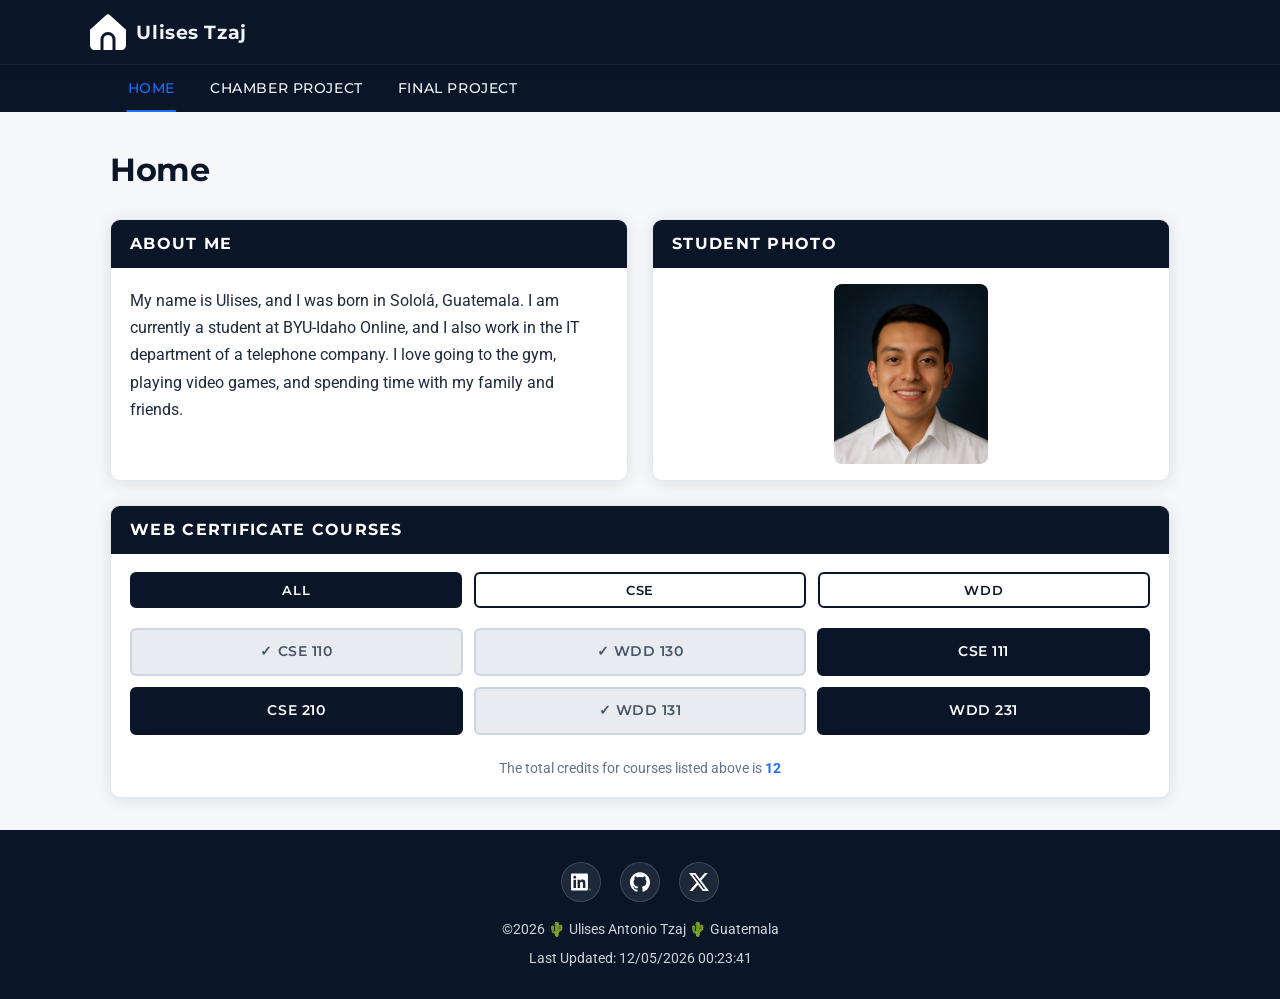
<file: index.html>
<!DOCTYPE html>
<html lang="en">

<head>
    <meta charset="UTF-8" />
    <meta name="viewport" content="width=device-width, initial-scale=1.0" />
    <meta name="description" content="Personal portfolio of Ulises Tzaj – BYU-Idaho student and IT professional from Sololá, Guatemala." />
    <meta name="author" content="Ulises Tzaj" />
    <title>Ulises Tzaj | Portfolio</title>

    <!-- Google Fonts -->
    <link rel="preconnect" href="https://fonts.googleapis.com">
    <link rel="preconnect" href="https://fonts.gstatic.com" crossorigin>
    <link href="https://fonts.googleapis.com/css2?family=Montserrat:ital@0;1&family=Roboto&display=swap" rel="stylesheet">

    <link rel="stylesheet" href="styles/home.css" />
    <link rel="stylesheet" href="styles/home-large.css" />
    <script src="scripts/home.js" defer></script>
    <link rel="icon" href="images/favicon.ico" />

    <meta property="og:title" content="Ulises Tzaj | WDD 231" />
    <meta property="og:description" content="Personal portfolio of Ulises Tzaj – BYU-Idaho student and IT professional from Sololá, Guatemala." />
    <meta property="og:image" content="images/ulises.jpg" />
    <meta property="og:url" content="https://ulisest11.github.io/wdd231" />

</head>

<body>

    <!-- HEADER -->
    <header>
        <div class="header-inner">
            <div class="logo-area">
                <img src="images/home.svg" alt="Site logo" class="site-logo" />
                <span class="site-name">Ulises Tzaj</span>
            </div>
            <button class="hamburger" id="hamburger" aria-label="Toggle navigation" aria-expanded="false">
                <span></span>
                <span></span>
                <span></span>
            </button>
        </div>
    </header>

    <!-- NAV -->
    <nav id="main-nav">
        <ul>
            <li><a href="index.html" class="active">Home</a></li>
            <li><a href="chamber.html">Chamber Project</a></li>
            <li><a href="final.html">Final Project</a></li>
        </ul>
    </nav>

    <!-- MAIN -->
    <main>
        <h1>Home</h1>

        <div class="main-grid">

            <!-- About Me Section -->
            <section class="about-section card">
                <h2>About Me</h2>
                <p>My name is Ulises, and I was born in Sololá, Guatemala. I am currently a student at BYU-Idaho Online,
                    and I also work in the IT department of a telephone company. I love going to the gym, playing video
                    games, and spending time with my family and friends.</p>
            </section>

            <!-- Student Photo Section -->
            <section class="photo-section card">
                <h2>Student Photo</h2>
                <img src="images/ulises.jpg" alt="Ulises Tzaj – Student Photo" class="student-photo" />
            </section>

        </div>

        <!-- Web Certificate Courses Section -->
        <section class="courses-section card">
            <h2>Web Certificate Courses</h2>

            <div class="filter-buttons">
                <button class="filter-btn active" data-filter="all">All</button>
                <button class="filter-btn" data-filter="CSE">CSE</button>
                <button class="filter-btn" data-filter="WDD">WDD</button>
            </div>

            <div class="courses-grid" id="courses-grid"></div>

            <p class="credits-total">The total credits for courses listed above is <strong><span
                        id="total-credits">0</span></strong></p>
        </section>

    </main>

    <!-- FOOTER -->
    <footer>
        <!-- Social Links -->
        <div class="social-links">
            <a href="https://www.linkedin.com" target="_blank" rel="noopener noreferrer" aria-label="LinkedIn">
                <img src="images/linkedin.svg" alt="LinkedIn" />
            </a>
            <a href="https://github.com/ulisest11" target="_blank" rel="noopener noreferrer" aria-label="GitHub">
                <img src="images/github.svg" alt="GitHub" />
            </a>
            <a href="https://x.com" target="_blank" rel="noopener noreferrer" aria-label="X (Twitter)">
                <img src="images/twitter.svg" alt="X" />
            </a>
        </div>

        <p><span>©2025 🌵 Ulises Antonio Tzaj 🌵 Guatemala</span></p>
        <p>Last Updated: <span id="last-updated"></span></p>
    </footer>

</body>

</html>
</file>
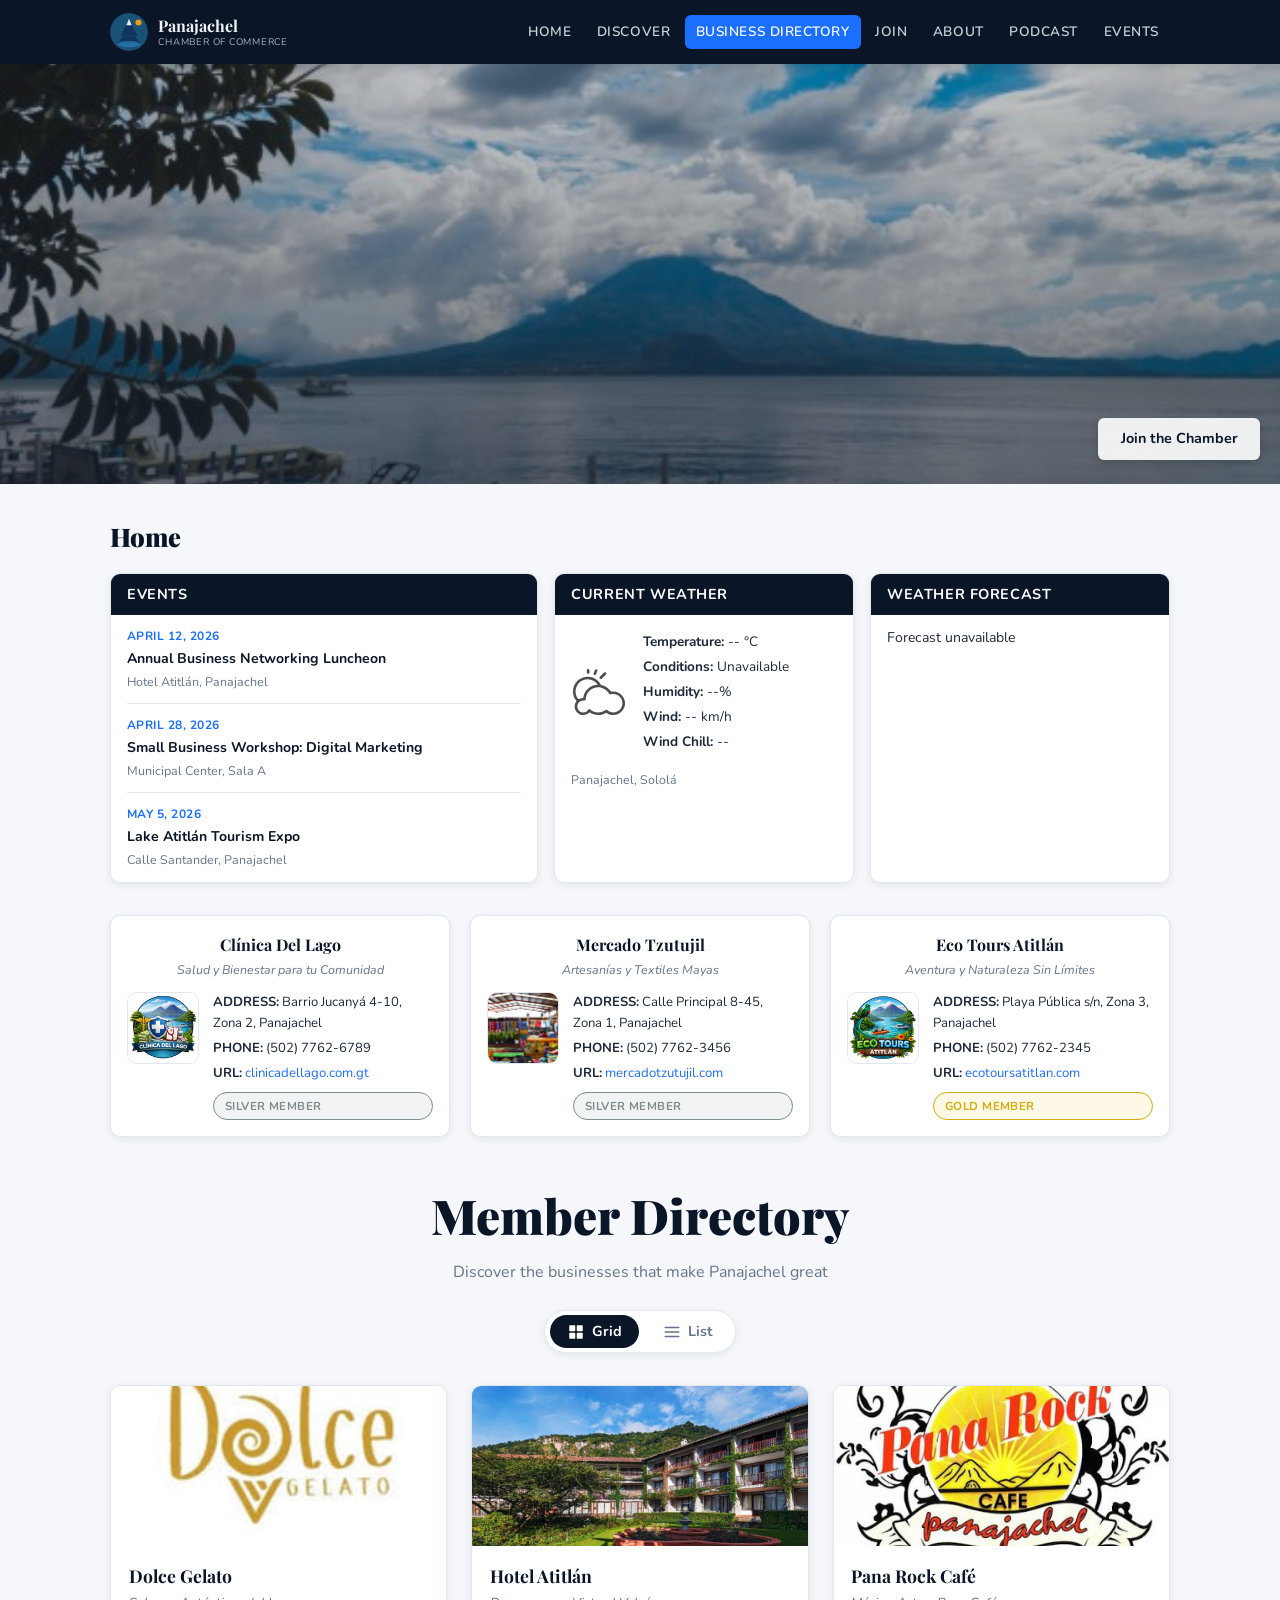
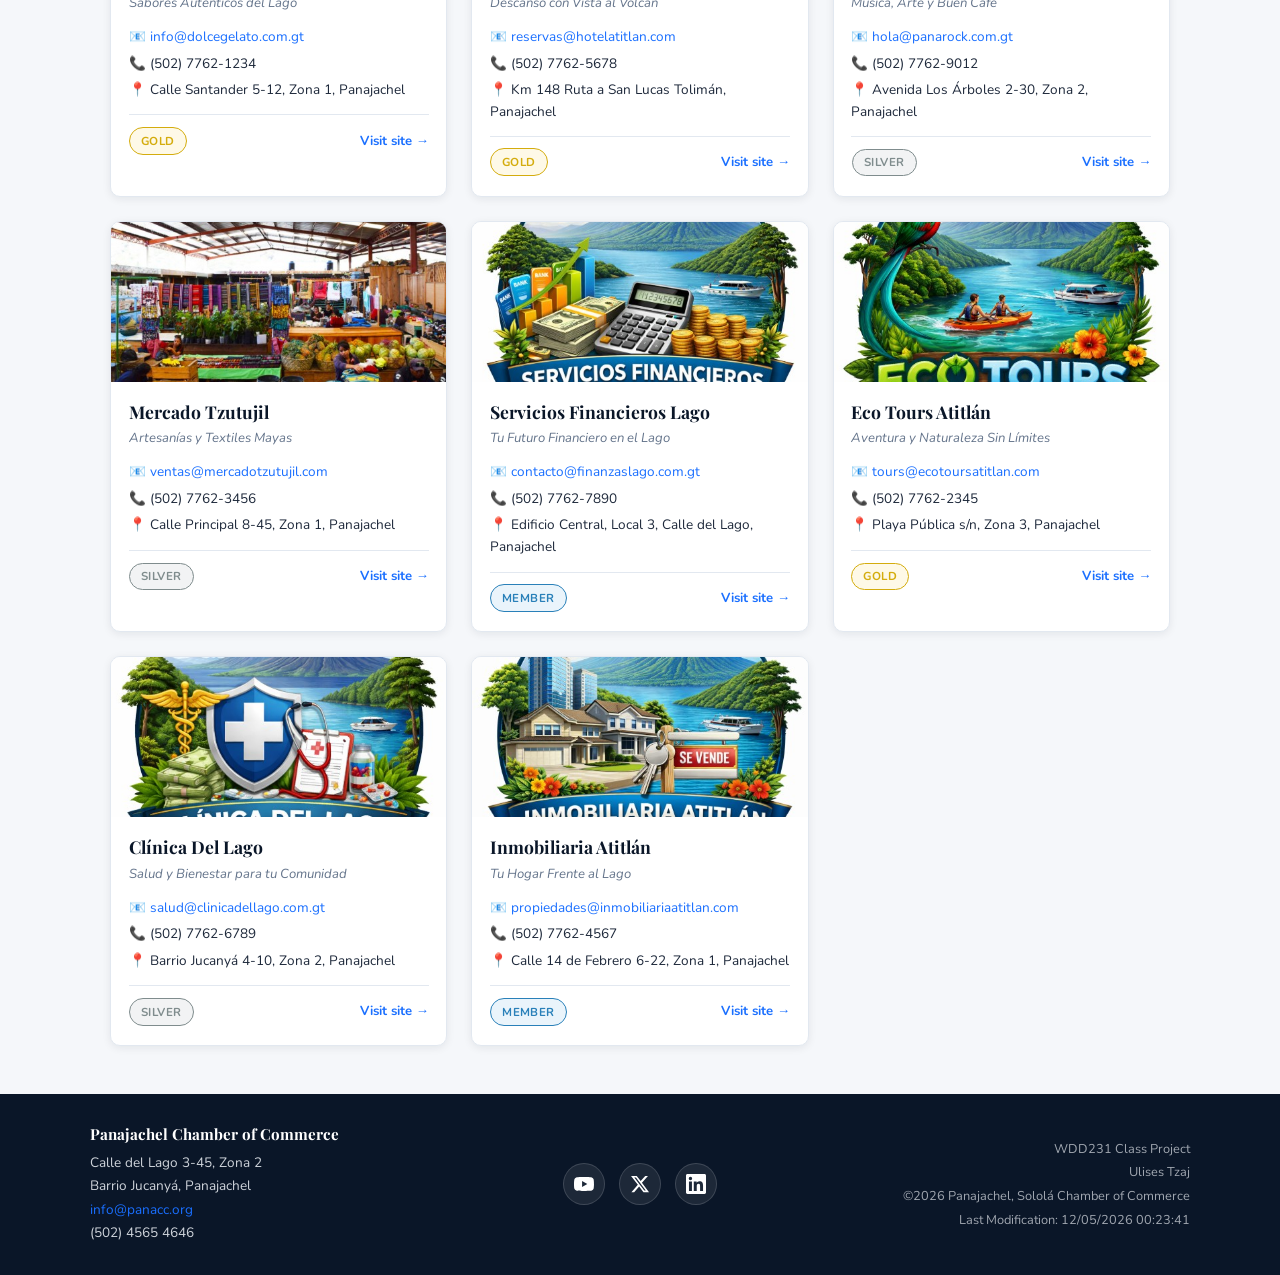
<file: chamber/index.html>
<!DOCTYPE html>
<html lang="en">

<head>
    <meta charset="UTF-8" />
    <meta name="viewport" content="width=device-width, initial-scale=1.0" />
    <meta name="description"
        content="Member directory of the Panajachel, Sololá Chamber of Commerce. Find local businesses, services, and opportunities in the heart of Lake Atitlán." />
    <meta name="author" content="Ulises Tzaj" />
    <title>Member Directory | Panajachel Chamber of Commerce</title>

    <!-- Favicon -->
    <link rel="icon" type="image/svg+xml" href="images/atitlan.svg" />

    <!-- Facebook Open Graph -->
    <meta property="og:title" content="Member Directory | Panajachel Chamber of Commerce" />
    <meta property="og:description"
        content="Explore local businesses in Panajachel, Sololá. Join the Chamber of Commerce and grow your company alongside Lake Atitlán." />
    <meta property="og:image" content="https://ulisest11.github.io/wdd231/chamber/images/hero-atitlan.jpg" />
    <meta property="og:url" content="https://ulisest11.github.io/wdd231/chamber/directory.html" />
    <meta property="og:type" content="website" />

    <!-- CSS -->
    <link rel="stylesheet" href="styles/normalize.css" />
    <link rel="stylesheet" href="styles/directory.css" />
    <link rel="stylesheet" href="styles/directory-large.css" media="(min-width: 768px)" />

    <!-- Google Fonts -->
    <link rel="preconnect" href="https://fonts.googleapis.com" />
    <link rel="preconnect" href="https://fonts.gstatic.com" crossorigin />
    <link
        href="https://fonts.googleapis.com/css2?family=Playfair+Display:wght@400;700;900&family=Nunito:wght@300;400;600;700&display=swap"
        rel="stylesheet" />
    <script src="scripts/directory.js" defer></script>
</head>

<body>

    <!-- HEADER -->
    <header class="site-header">
        <div class="header-inner">
            <div class="logo-area">
                <img src="images/atitlan.svg" alt="Panajachel Chamber of Commerce logo" class="logo-img" width="50"
                    height="50" />
                <div class="logo-text">
                    <span class="logo-title">Panajachel</span>
                    <span class="logo-subtitle">Chamber of Commerce</span>
                </div>
            </div>

            <button class="nav-toggle" id="navToggle" aria-label="Open menu" aria-expanded="false">
                <span class="hamburger"></span>
                <span class="hamburger"></span>
                <span class="hamburger"></span>
            </button>

            <nav class="main-nav" id="mainNav" aria-label="Main navigation">
                <ul>
                    <li><a href="index.html">Home</a></li>
                    <li><a href="discover.html">Discover</a></li>
                    <li><a href="directory.html" class="active" aria-current="page">Business Directory</a></li>
                    <li><a href="join.html">Join</a></li>
                    <li><a href="about.html">About</a></li>
                    <li><a href="podcast.html">Podcast</a></li>
                    <li><a href="events.html">Events</a></li>
                </ul>
            </nav>
        </div>
    </header>

    <!-- HERO -->
    <section class="hero" aria-label="Welcome banner">
        <img src="images/hero-atitlan.jpg" alt="Lake Atitlán with volcanoes at sunrise" class="hero-img"
            loading="eager" />
        <div class="hero-overlay">
            <div class="hero-content">
                <a href="join.html" class="hero-btn">Join the Chamber</a>
            </div>
        </div>
    </section>

    <!-- MAIN -->
    <main class="directory-main">

        <h2 class="home-label">Home</h2>

        <!-- INFO GRID: Events | Current Weather | Weather Forecast -->
        <div class="info-grid">

            <!-- EVENTS -->
            <div class="info-card events-card">
                <h3 class="card-header">Events</h3>
                <div class="events-list">
                    <article class="event-item">
                        <p class="event-date">April 12, 2026</p>
                        <h4 class="event-title">Annual Business Networking Luncheon</h4>
                        <p class="event-location">Hotel Atitlán, Panajachel</p>
                    </article>
                    <article class="event-item">
                        <p class="event-date">April 28, 2026</p>
                        <h4 class="event-title">Small Business Workshop: Digital Marketing</h4>
                        <p class="event-location">Municipal Center, Sala A</p>
                    </article>
                    <article class="event-item">
                        <p class="event-date">May 5, 2026</p>
                        <h4 class="event-title">Lake Atitlán Tourism Expo</h4>
                        <p class="event-location">Calle Santander, Panajachel</p>
                    </article>

                </div>
            </div>

            <!-- CURRENT WEATHER -->
            <div class="info-card weather-card">
                <h3 class="card-header">Current Weather</h3>
                <div class="weather-content">
                    <img src="images/weather.svg" alt="Weather icon" class="weather-icon" width="56" height="56" />
                    <div class="weather-details">
                        <p><strong>Temperature:</strong> <span id="temperature">--</span> °C</p>
                        <p><strong>Conditions:</strong> <span id="conditions">--</span></p>
                        <p><strong>Humidity:</strong> <span id="humidity">--</span>%</p>
                        <p><strong>Wind:</strong> <span id="windSpeed">--</span> km/h</p>
                        <p><strong>Wind Chill:</strong> <span id="windChill">--</span></p>
                    </div>
                </div>
                <p class="weather-location">Panajachel, Sololá</p>
            </div>

            <!-- WEATHER FORECAST -->
            <div class="info-card forecast-card">
                <h3 class="card-header">Weather Forecast</h3>
                <ul class="forecast-list" id="forecastList">
                    <li><span class="forecast-day">Loading...</span></li>
                </ul>
            </div>

        </div>

        <!-- FEATURED BUSINESSES -->
        <div class="featured-businesses" id="featuredBusinesses">
            <!-- Injected by JS -->
        </div>

        <!-- DIVIDER -->
        <div class="directory-header">
            <h1>Member Directory</h1>
            <p class="directory-subtitle">Discover the businesses that make Panajachel great</p>

            <div class="view-toggle" role="group" aria-label="Toggle display view">
                <button class="toggle-btn active" id="gridBtn" aria-pressed="true" title="Grid view">
                    <svg viewBox="0 0 24 24" width="18" height="18" aria-hidden="true" fill="currentColor">
                        <rect x="3" y="3" width="8" height="8" rx="1" />
                        <rect x="13" y="3" width="8" height="8" rx="1" />
                        <rect x="3" y="13" width="8" height="8" rx="1" />
                        <rect x="13" y="13" width="8" height="8" rx="1" />
                    </svg>
                    Grid
                </button>
                <button class="toggle-btn" id="listBtn" aria-pressed="false" title="List view">
                    <svg viewBox="0 0 24 24" width="18" height="18" aria-hidden="true" fill="none"
                        stroke="currentColor">
                        <line x1="3" y1="6" x2="21" y2="6" stroke-width="2" stroke-linecap="round" />
                        <line x1="3" y1="12" x2="21" y2="12" stroke-width="2" stroke-linecap="round" />
                        <line x1="3" y1="18" x2="21" y2="18" stroke-width="2" stroke-linecap="round" />
                    </svg>
                    List
                </button>
            </div>
        </div>

        <!-- Members injected by directory.js -->
        <section class="members-container grid-view" id="membersContainer" aria-label="Chamber members">
            <div class="loading-message" role="status" aria-live="polite">
                <div class="spinner"></div>
                <p>Loading directory...</p>
            </div>
        </section>

    </main>

    <!-- FOOTER -->
    <footer class="site-footer">
        <div class="footer-inner">

            <!-- LEFT -->
            <div class="footer-contact">
                <strong class="footer-org">Panajachel Chamber of Commerce</strong>
                <p>Calle del Lago 3-45, Zona 2</p>
                <p>Barrio Jucanyá, Panajachel</p>
                <p><a href="mailto:info@panacc.org">info@panacc.org</a></p>
                <p>(502) 4565 4646</p>
            </div>

            <!-- CENTER -->
            <div class="footer-social">
                <a href="https://youtube.com" target="_blank" rel="noopener" aria-label="YouTube">
                    <img src="images/youtube.svg" alt="YouTube" width="22" height="22" />
                </a>
                <a href="https://twitter.com" target="_blank" rel="noopener" aria-label="Twitter">
                    <img src="images/twitter.svg" alt="Twitter" width="22" height="22" />
                </a>
                <a href="https://linkedin.com" target="_blank" rel="noopener" aria-label="LinkedIn">
                    <img src="images/linkedin.svg" alt="LinkedIn" width="22" height="22" />
                </a>
            </div>

            <!-- RIGHT -->
            <div class="footer-dev">
                <p>WDD231 Class Project</p>
                <p>Ulises Tzaj</p>
                <p>&#169;<span id="year"></span> Panajachel, Sololá Chamber of Commerce</p>
                <p id="last-modified"></p>
            </div>

        </div>
    </footer>


</body>

</html>
</file>
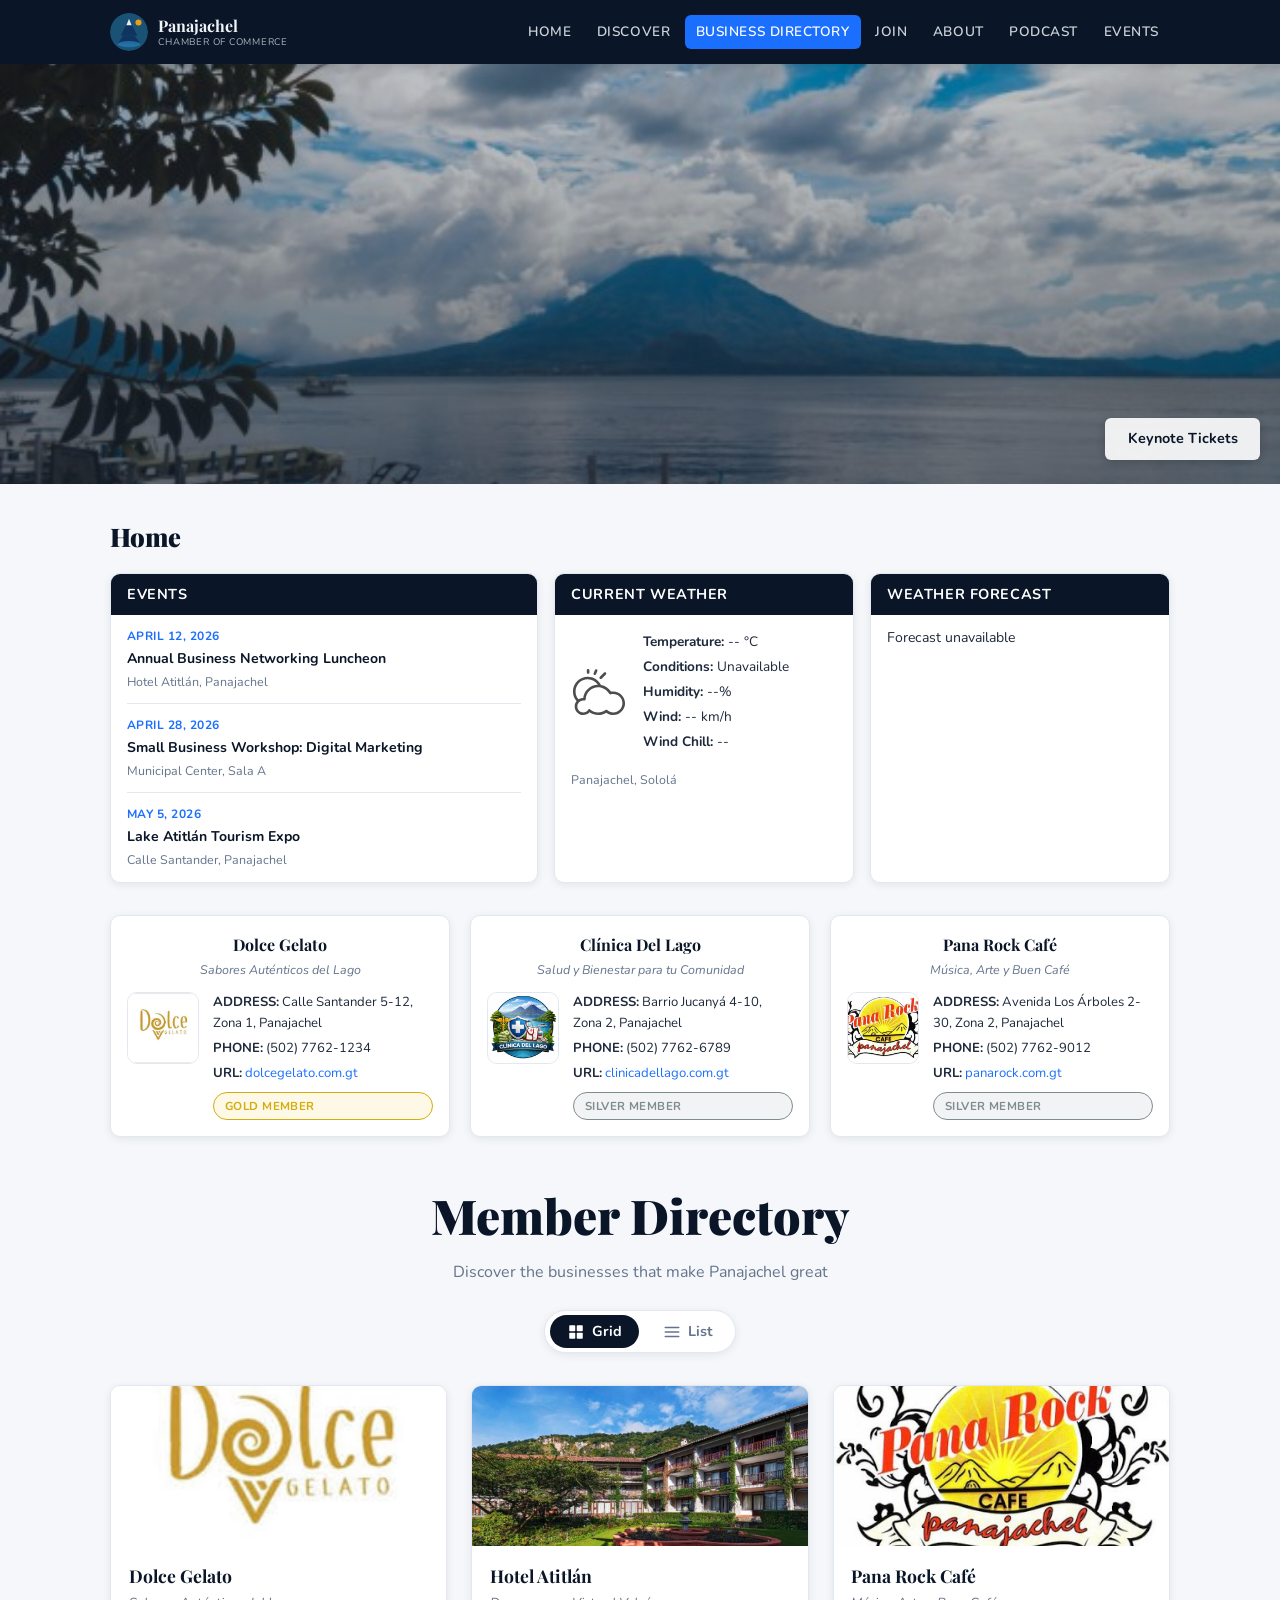
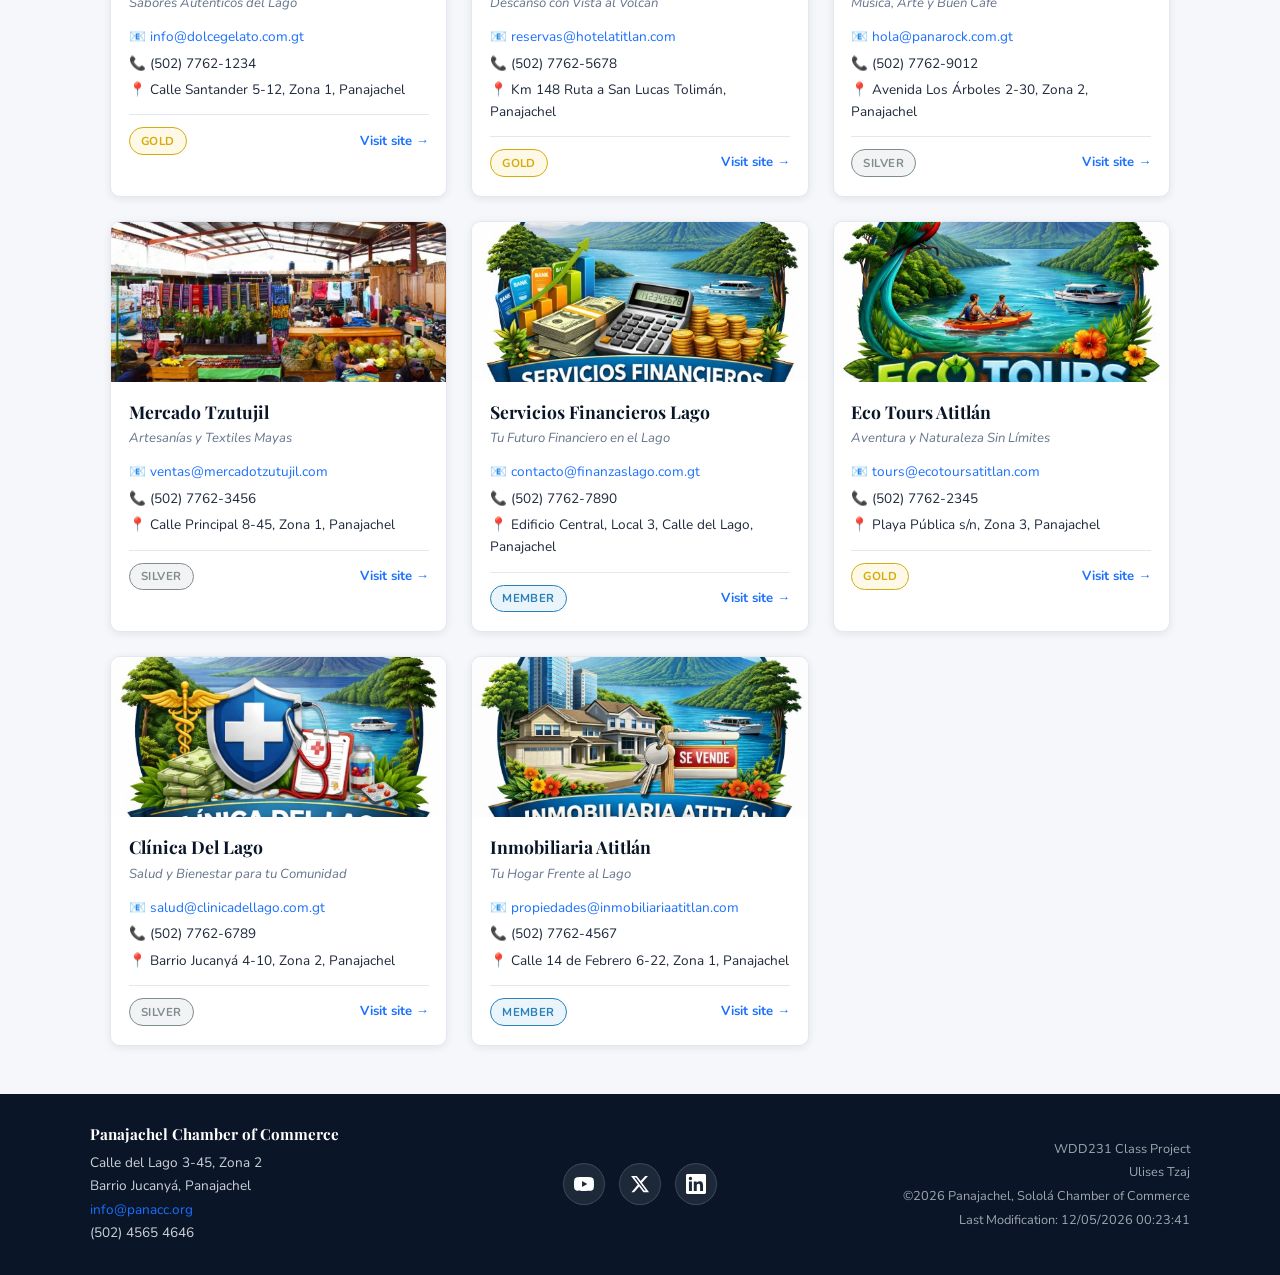
<file: chamber/directory.html>
<!DOCTYPE html>
<html lang="en">

<head>
  <meta charset="UTF-8" />
  <meta name="viewport" content="width=device-width, initial-scale=1.0" />
  <meta name="description" content="Member directory of the Panajachel, Sololá Chamber of Commerce. Find local businesses, services, and opportunities in the heart of Lake Atitlán." />
  <meta name="author" content="Ulises Tzaj" />
  <title>Member Directory | Panajachel Chamber of Commerce</title>

  <!-- Favicon -->
  <link rel="icon" type="image/svg+xml" href="images/atitlan.svg" />

  <!-- Facebook Open Graph -->
  <meta property="og:title" content="Member Directory | Panajachel Chamber of Commerce" />
  <meta property="og:description" content="Explore local businesses in Panajachel, Sololá. Join the Chamber of Commerce and grow your company alongside Lake Atitlán." />
  <meta property="og:image" content="https://ulisest11.github.io/wdd231/chamber/images/hero-atitlan.jpg" />
  <meta property="og:url" content="https://ulisest11.github.io/wdd231/chamber/directory.html" />
  <meta property="og:type" content="website" />

  <!-- CSS -->
  <link rel="stylesheet" href="styles/normalize.css" />
  <link rel="stylesheet" href="styles/directory.css" />
  <link rel="stylesheet" href="styles/directory-large.css" media="(min-width: 768px)" />
  
  <!-- Google Fonts -->
  <link rel="preconnect" href="https://fonts.googleapis.com" />
  <link rel="preconnect" href="https://fonts.gstatic.com" crossorigin />
  <link href="https://fonts.googleapis.com/css2?family=Playfair+Display:wght@400;700;900&family=Nunito:wght@300;400;600;700&display=swap" rel="stylesheet" />
  <script src="scripts/directory.js" defer></script>
</head>

<body>

  <!-- HEADER -->
  <header class="site-header">
    <div class="header-inner">
      <div class="logo-area">
        <img src="images/atitlan.svg" alt="Panajachel Chamber of Commerce logo" class="logo-img" width="50" height="50" />
        <div class="logo-text">
          <span class="logo-title">Panajachel</span>
          <span class="logo-subtitle">Chamber of Commerce</span>
        </div>
      </div>

      <button class="nav-toggle" id="navToggle" aria-label="Open menu" aria-expanded="false">
        <span class="hamburger"></span>
        <span class="hamburger"></span>
        <span class="hamburger"></span>
      </button>

      <nav class="main-nav" id="mainNav" aria-label="Main navigation">
        <ul>
          <li><a href="index.html">Home</a></li>
          <li><a href="discover.html">Discover</a></li>
          <li><a href="directory.html" class="active" aria-current="page">Business Directory</a></li>
          <li><a href="join.html">Join</a></li>
          <li><a href="about.html">About</a></li>
          <li><a href="podcast.html">Podcast</a></li>
          <li><a href="events.html">Events</a></li>
        </ul>
      </nav>
    </div>
  </header>

  <!-- HERO -->
  <section class="hero" aria-label="Welcome banner">
    <img src="images/hero-atitlan.jpg" alt="Lake Atitlán with volcanoes at sunrise" class="hero-img" loading="eager" />
    <div class="hero-overlay">
      <div class="hero-content">
        <a href="events.html" class="hero-btn">Keynote Tickets</a>
      </div>
    </div>
  </section>

  <!-- MAIN -->
  <main class="directory-main">

    <h2 class="home-label">Home</h2>

    <!-- INFO GRID: Events | Current Weather | Weather Forecast -->
    <div class="info-grid">

      <!-- EVENTS -->
      <div class="info-card events-card">
        <h3 class="card-header">Events</h3>
        <div class="events-list">
          <article class="event-item">
            <p class="event-date">April 12, 2026</p>
            <h4 class="event-title">Annual Business Networking Luncheon</h4>
            <p class="event-location">Hotel Atitlán, Panajachel</p>
          </article>
          <article class="event-item">
            <p class="event-date">April 28, 2026</p>
            <h4 class="event-title">Small Business Workshop: Digital Marketing</h4>
            <p class="event-location">Municipal Center, Sala A</p>
          </article>
          <article class="event-item">
            <p class="event-date">May 5, 2026</p>
            <h4 class="event-title">Lake Atitlán Tourism Expo</h4>
            <p class="event-location">Calle Santander, Panajachel</p>
          </article>

        </div>
      </div>

      <!-- CURRENT WEATHER -->
      <div class="info-card weather-card">
        <h3 class="card-header">Current Weather</h3>
        <div class="weather-content">
          <img src="images/weather.svg" alt="Weather icon" class="weather-icon" width="56" height="56" />
          <div class="weather-details">
            <p><strong>Temperature:</strong> <span id="temperature">--</span> °C</p>
            <p><strong>Conditions:</strong> <span id="conditions">--</span></p>
            <p><strong>Humidity:</strong> <span id="humidity">--</span>%</p>
            <p><strong>Wind:</strong> <span id="windSpeed">--</span> km/h</p>
            <p><strong>Wind Chill:</strong> <span id="windChill">--</span></p>
          </div>
        </div>
        <p class="weather-location">Panajachel, Sololá</p>
      </div>

      <!-- WEATHER FORECAST -->
      <div class="info-card forecast-card">
        <h3 class="card-header">Weather Forecast</h3>
        <ul class="forecast-list" id="forecastList">
          <li><span class="forecast-day">Loading...</span></li>
        </ul>
      </div>

    </div>

    <!-- FEATURED BUSINESSES -->
    <div class="featured-businesses" id="featuredBusinesses">
      <!-- Injected by JS -->
    </div>

    <!-- DIVIDER -->
    <div class="directory-header">
      <h1>Member Directory</h1>
      <p class="directory-subtitle">Discover the businesses that make Panajachel great</p>

      <div class="view-toggle" role="group" aria-label="Toggle display view">
        <button class="toggle-btn active" id="gridBtn" aria-pressed="true" title="Grid view">
          <svg viewBox="0 0 24 24" width="18" height="18" aria-hidden="true" fill="currentColor">
            <rect x="3" y="3" width="8" height="8" rx="1"/>
            <rect x="13" y="3" width="8" height="8" rx="1"/>
            <rect x="3" y="13" width="8" height="8" rx="1"/>
            <rect x="13" y="13" width="8" height="8" rx="1"/>
          </svg>
          Grid
        </button>
        <button class="toggle-btn" id="listBtn" aria-pressed="false" title="List view">
          <svg viewBox="0 0 24 24" width="18" height="18" aria-hidden="true" fill="none" stroke="currentColor">
            <line x1="3" y1="6" x2="21" y2="6" stroke-width="2" stroke-linecap="round"/>
            <line x1="3" y1="12" x2="21" y2="12" stroke-width="2" stroke-linecap="round"/>
            <line x1="3" y1="18" x2="21" y2="18" stroke-width="2" stroke-linecap="round"/>
          </svg>
          List
        </button>
      </div>
    </div>

    <!-- Members injected by directory.js -->
    <section class="members-container grid-view" id="membersContainer" aria-label="Chamber members">
      <div class="loading-message" role="status" aria-live="polite">
        <div class="spinner"></div>
        <p>Loading directory...</p>
      </div>
    </section>

  </main>

  <!-- FOOTER -->
  <footer class="site-footer">
    <div class="footer-inner">

      <!-- LEFT -->
      <div class="footer-contact">
        <strong class="footer-org">Panajachel Chamber of Commerce</strong>
        <p>Calle del Lago 3-45, Zona 2</p>
        <p>Barrio Jucanyá, Panajachel</p>
        <p><a href="mailto:info@panacc.org">info@panacc.org</a></p>
        <p>(502) 4565 4646</p>
      </div>

      <!-- CENTER -->
      <div class="footer-social">
        <a href="https://youtube.com" target="_blank" rel="noopener" aria-label="YouTube">
          <img src="images/youtube.svg" alt="YouTube" width="22" height="22" />
        </a>
        <a href="https://twitter.com" target="_blank" rel="noopener" aria-label="Twitter">
          <img src="images/twitter.svg" alt="Twitter" width="22" height="22" />
        </a>
        <a href="https://linkedin.com" target="_blank" rel="noopener" aria-label="LinkedIn">
          <img src="images/linkedin.svg" alt="LinkedIn" width="22" height="22" />
        </a>
      </div>

      <!-- RIGHT -->
      <div class="footer-dev">
        <p>WDD231 Class Project</p>
        <p>Ulises Tzaj</p>
        <p>&#169;<span id="year"></span> Panajachel, Sololá Chamber of Commerce</p>
        <p id="last-modified"></p>
      </div>

    </div>
  </footer>

  
</body>

</html>
</file>
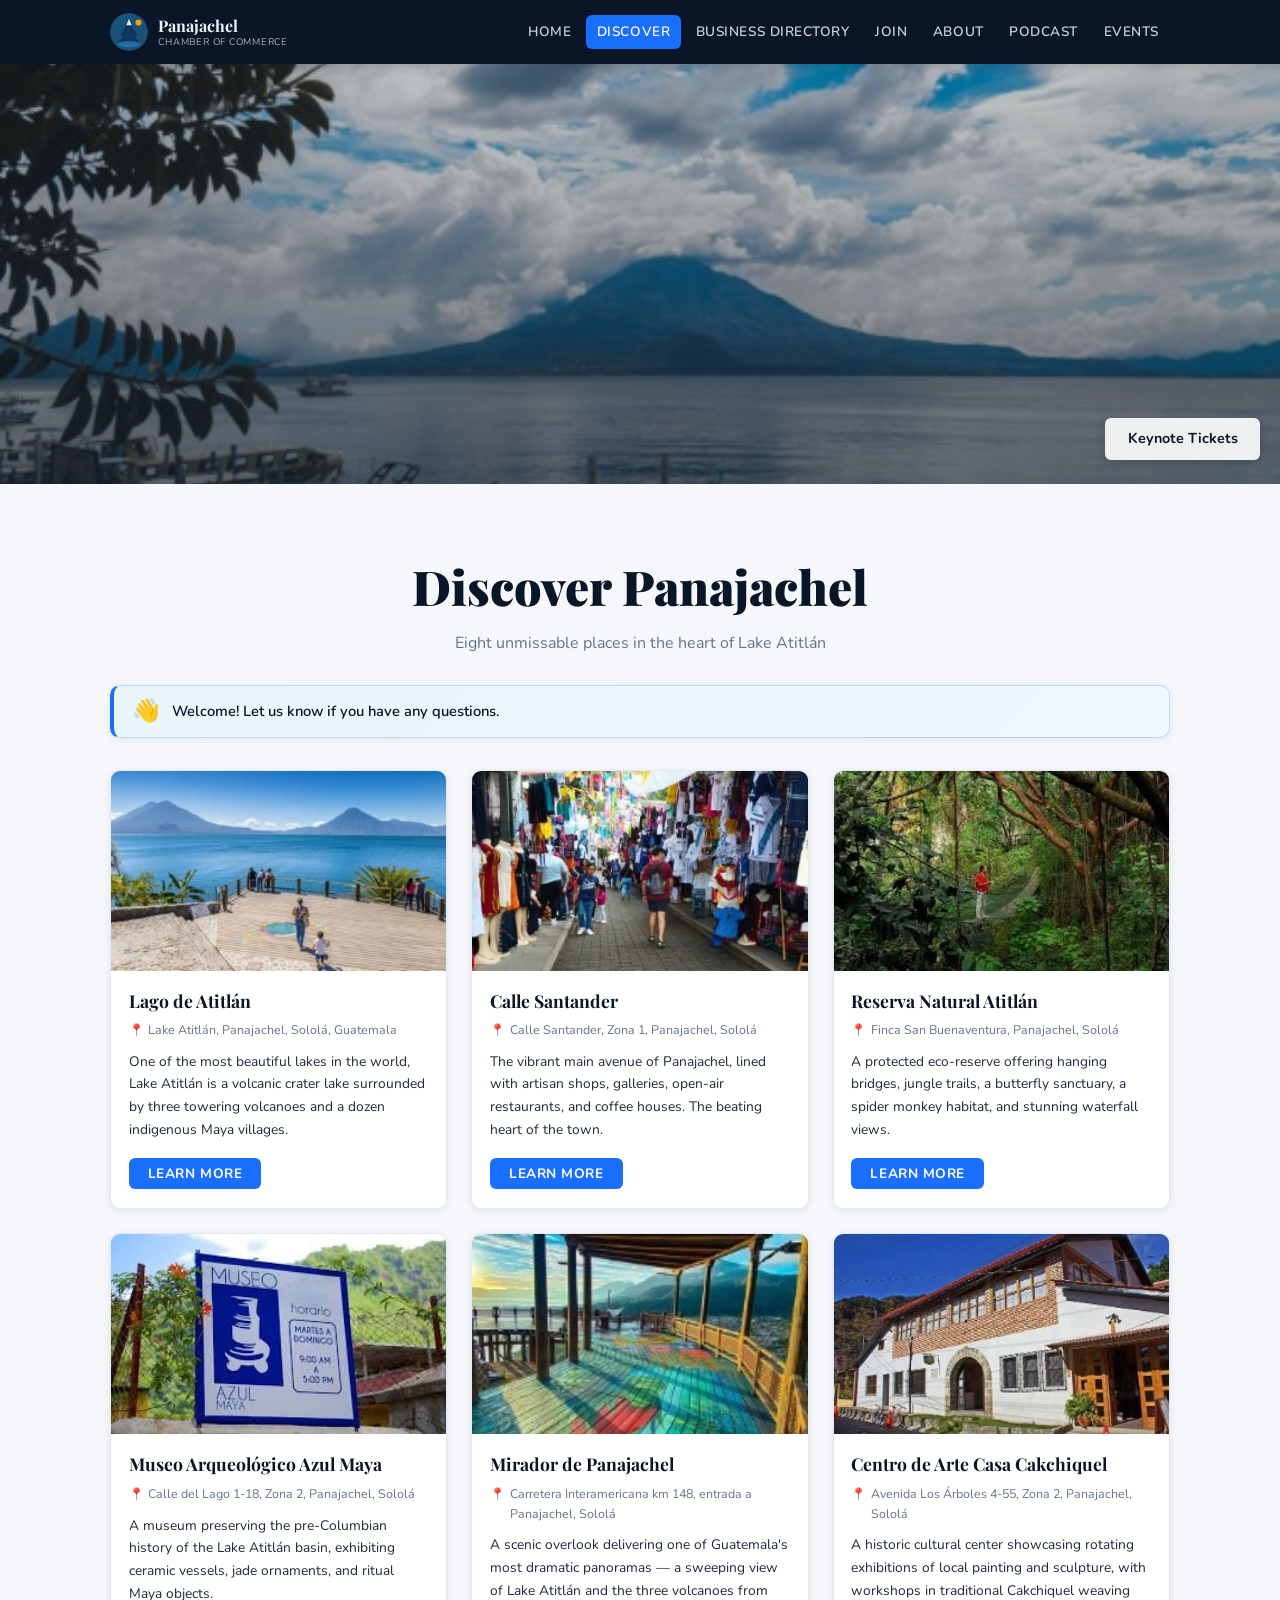
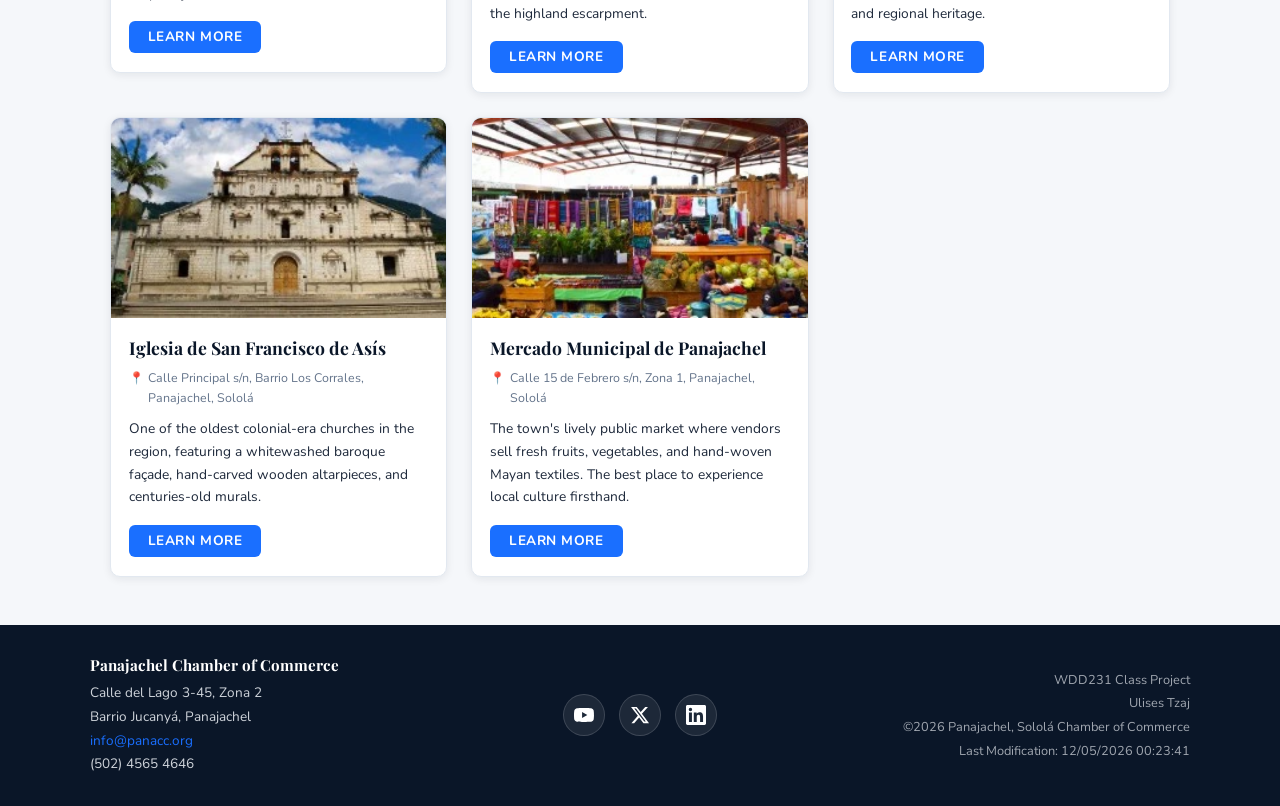
<file: chamber/discover.html>
<!DOCTYPE html>
<html lang="en">

<head>
  <meta charset="UTF-8" />
  <meta name="viewport" content="width=device-width, initial-scale=1.0" />
  <meta name="description" content="Discover the top attractions in Panajachel, Sololá — Lake Atitlán, Calle Santander, and more. Explore the beauty and culture of Guatemala's highland gem." />
  <meta name="author" content="Ulises Tzaj" />
  <title>Discover Panajachel | Panajachel Chamber of Commerce</title>

  <!-- Favicon -->
  <link rel="icon" type="image/svg+xml" href="images/atitlan.svg" />

  <!-- Facebook Open Graph -->
  <meta property="og:title" content="Discover Panajachel | Panajachel Chamber of Commerce" />
  <meta property="og:description" content="Explore the top attractions in Panajachel, Sololá — Lake Atitlán, Calle Santander, the Natural Reserve, and more." />
  <meta property="og:image" content="https://ulisest11.github.io/wdd231/chamber/images/hero-atitlan.jpg" />
  <meta property="og:url" content="https://ulisest11.github.io/wdd231/chamber/discover.html" />
  <meta property="og:type" content="website" />

  <!-- CSS -->
  <link rel="stylesheet" href="styles/normalize.css" />
  <link rel="stylesheet" href="styles/directory.css" />
  <link rel="stylesheet" href="styles/discover.css" />
  <link rel="stylesheet" href="styles/discover-medium.css" media="(min-width: 641px)" />
  <link rel="stylesheet" href="styles/directory-large.css" media="(min-width: 768px)" />

  <!-- Google Fonts -->
  <link rel="preconnect" href="https://fonts.googleapis.com" />
  <link rel="preconnect" href="https://fonts.gstatic.com" crossorigin />
  <link href="https://fonts.googleapis.com/css2?family=Playfair+Display:wght@400;700;900&family=Nunito:wght@300;400;600;700&display=swap" rel="stylesheet" />

  <!-- Module script -->
  <script src="scripts/discover.mjs" type="module"></script>

</head>

<body>

  <!-- HEADER -->
  <header class="site-header">
    <div class="header-inner">
      <div class="logo-area">
        <img src="images/atitlan.svg" alt="Panajachel Chamber of Commerce logo" class="logo-img" width="50" height="50" />
        <div class="logo-text">
          <span class="logo-title">Panajachel</span>
          <span class="logo-subtitle">Chamber of Commerce</span>
        </div>
      </div>

      <button class="nav-toggle" id="navToggle" aria-label="Open menu" aria-expanded="false">
        <span class="hamburger"></span>
        <span class="hamburger"></span>
        <span class="hamburger"></span>
      </button>

      <nav class="main-nav" id="mainNav" aria-label="Main navigation">
        <ul>
          <li><a href="index.html">Home</a></li>
          <li><a href="discover.html" class="active" aria-current="page">Discover</a></li>
          <li><a href="directory.html">Business Directory</a></li>
          <li><a href="join.html">Join</a></li>
          <li><a href="about.html">About</a></li>
          <li><a href="podcast.html">Podcast</a></li>
          <li><a href="events.html">Events</a></li>
        </ul>
      </nav>
    </div>
  </header>

  <!-- HERO -->
  <section class="hero" aria-label="Discover Panajachel banner">
    <img
      src="images/hero-atitlan.jpg"
      alt="Panoramic view of Lake Atitlán and the surrounding volcanoes"
      class="hero-img"
      loading="eager"
    />
    <div class="hero-overlay">
      <div class="hero-content">
        <a href="events.html" class="hero-btn">Keynote Tickets</a>
      </div>
    </div>
  </section>

  <!-- MAIN -->
  <main class="discover-main">

    <!-- Page Heading -->
    <div class="discover-header">
      <h1>Discover Panajachel</h1>
      <p class="discover-subtitle">Eight unmissable places in the heart of Lake Atitlán</p>
    </div>

    <!-- Visitor Message Banner -->
    <div class="visitor-banner" role="status" aria-live="polite">
      <span class="visitor-banner-icon" aria-hidden="true">👋</span>
      <p><span id="visitorMessage">Loading...</span></p>
    </div>

    <!-- Attractions Grid — cards injected by discover.mjs -->
    <section
      class="attractions-grid"
      id="attractionsGrid"
      aria-label="Points of interest in Panajachel"
    >
      <!-- Cards are injected by discover.mjs -->
    </section>

  </main>

  <!-- FOOTER -->
  <footer class="site-footer">
    <div class="footer-inner">

      <!-- LEFT -->
      <div class="footer-contact">
        <strong class="footer-org">Panajachel Chamber of Commerce</strong>
        <p>Calle del Lago 3-45, Zona 2</p>
        <p>Barrio Jucanyá, Panajachel</p>
        <p><a href="mailto:info@panacc.org">info@panacc.org</a></p>
        <p>(502) 4565 4646</p>
      </div>

      <!-- CENTER -->
      <div class="footer-social">
        <a href="https://youtube.com" target="_blank" rel="noopener" aria-label="YouTube">
          <img src="images/youtube.svg" alt="YouTube" width="22" height="22" />
        </a>
        <a href="https://twitter.com" target="_blank" rel="noopener" aria-label="Twitter">
          <img src="images/twitter.svg" alt="Twitter" width="22" height="22" />
        </a>
        <a href="https://linkedin.com" target="_blank" rel="noopener" aria-label="LinkedIn">
          <img src="images/linkedin.svg" alt="LinkedIn" width="22" height="22" />
        </a>
      </div>

      <!-- RIGHT -->
      <div class="footer-dev">
        <p>WDD231 Class Project</p>
        <p>Ulises Tzaj</p>
        <p>&#169;<span id="year"></span> Panajachel, Sololá Chamber of Commerce</p>
        <p id="last-modified"></p>
      </div>

    </div>
  </footer>

</body>
</html>
</file>
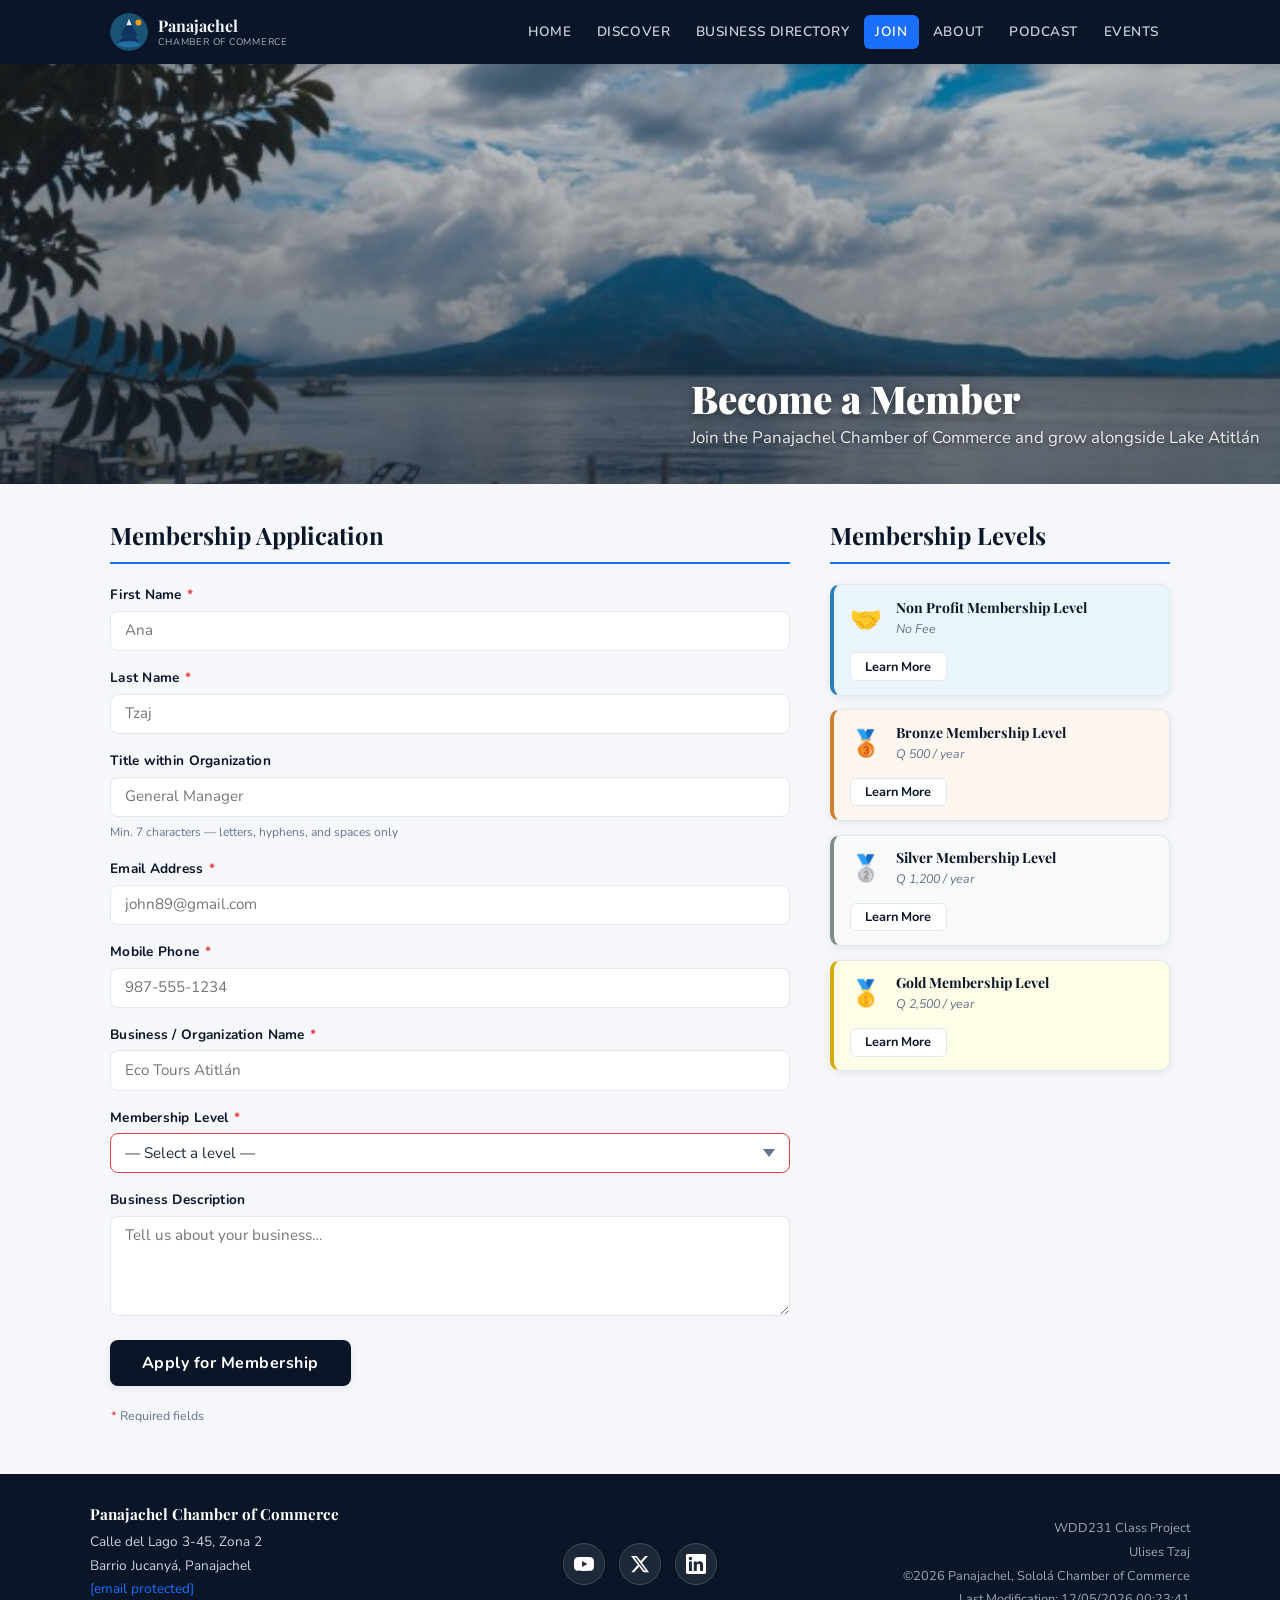
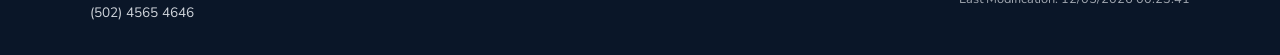
<file: chamber/join.html>
<!DOCTYPE html>
<html lang="en">

<head>
    <meta charset="UTF-8" />
    <meta name="viewport" content="width=device-width, initial-scale=1.0" />
    <meta name="description"
        content="Join the Panajachel Chamber of Commerce. Apply for membership and connect with local businesses around Lake Atitlán." />
    <meta name="author" content="Ulises Tzaj" />
    <title>Join | Panajachel Chamber of Commerce</title>

    <!-- Favicon -->
    <link rel="icon" type="image/svg+xml" href="images/atitlan.svg" />

    <!-- Facebook Open Graph -->
    <meta property="og:title" content="Join | Panajachel Chamber of Commerce" />
    <meta property="og:description"
        content="Become a member of the Panajachel Chamber of Commerce and grow your business alongside Lake Atitlán." />
    <meta property="og:image" content="https://ulisest11.github.io/wdd231/chamber/images/hero-atitlan.jpg" />
    <meta property="og:url" content="https://ulisest11.github.io/wdd231/chamber/join.html" />
    <meta property="og:type" content="website" />

    <!-- CSS -->
    <link rel="stylesheet" href="styles/normalize.css" />
    <link rel="stylesheet" href="styles/directory.css" />
    <link rel="stylesheet" href="styles/directory-large.css" media="(min-width: 768px)" />
    <link rel="stylesheet" href="styles/join.css" />

    <!-- Google Fonts -->
    <link rel="preconnect" href="https://fonts.googleapis.com" />
    <link rel="preconnect" href="https://fonts.gstatic.com" crossorigin />
    <link
        href="https://fonts.googleapis.com/css2?family=Playfair+Display:wght@400;700;900&family=Nunito:wght@300;400;600;700&display=swap"
        rel="stylesheet" />
    <script src="scripts/join.js" defer></script>
</head>

<body>

    <!-- HEADER -->
    <header class="site-header">
        <div class="header-inner">
            <div class="logo-area">
                <img src="images/atitlan.svg" alt="Panajachel Chamber of Commerce logo" class="logo-img" width="50"
                    height="50" />
                <div class="logo-text">
                    <span class="logo-title">Panajachel</span>
                    <span class="logo-subtitle">Chamber of Commerce</span>
                </div>
            </div>

            <button class="nav-toggle" id="navToggle" aria-label="Open menu" aria-expanded="false">
                <span class="hamburger"></span>
                <span class="hamburger"></span>
                <span class="hamburger"></span>
            </button>

            <nav class="main-nav" id="mainNav" aria-label="Main navigation">
                <ul>
                    <li><a href="index.html">Home</a></li>
                    <li><a href="discover.html">Discover</a></li>
                    <li><a href="directory.html">Business Directory</a></li>
                    <li><a href="join.html" class="active" aria-current="page">Join</a></li>
                    <li><a href="about.html">About</a></li>
                    <li><a href="podcast.html">Podcast</a></li>
                    <li><a href="events.html">Events</a></li>
                </ul>
            </nav>
        </div>
    </header>

    <!-- HERO -->
    <section class="hero" aria-label="Welcome banner">
        <img src="images/hero-atitlan.jpg" alt="Lake Atitlán with volcanoes at sunrise" class="hero-img"
            loading="eager" />
        <div class="hero-overlay">
            <div class="hero-content join-hero-content">
                <h1 class="join-hero-title">Become a Member</h1>
                <p class="join-hero-sub">Join the Panajachel Chamber of Commerce and grow alongside Lake Atitlán</p>
            </div>
        </div>
    </section>

    <!-- MAIN -->
    <main class="directory-main join-main">

        <div class="join-layout">

            <!-- LEFT: FORM -->
            <section class="join-form-section" aria-label="Membership application form">
                <h2 class="join-section-title">Membership Application</h2>

                <form action="thankyou.html" method="get" class="join-form">

                    <!-- First Name -->
                    <label class="form-group" for="firstName">
                        <span class="form-label">First Name <span class="required-star"
                                aria-hidden="true">*</span></span>
                        <input type="text" id="firstName" name="firstName" title="Enter your first name"
                            autocomplete="given-name" required placeholder="Ana" />
                    </label>

                    <!-- Last Name -->
                    <label class="form-group" for="lastName">
                        <span class="form-label">Last Name <span class="required-star"
                                aria-hidden="true">*</span></span>
                        <input type="text" id="lastName" name="lastName" title="Enter your last name"
                            autocomplete="family-name" required placeholder="Tzaj" />
                    </label>

                    <!-- Organizational Title -->
                    <label class="form-group" for="orgTitle">
                        <span class="form-label">Title within Organization</span>
                        <input type="text" id="orgTitle" name="orgTitle"
                            title="Enter your title within your organization (min 7 characters, letters, hyphens, and spaces only)"
                            autocomplete="organization-title" placeholder="General Manager" pattern="[A-Za-z\- ]{7,}" />
                        <span class="form-hint">Min. 7 characters — letters, hyphens, and spaces only</span>
                    </label>

                    <!-- Email -->
                    <label class="form-group" for="email">
                        <span class="form-label">Email Address <span class="required-star"
                                aria-hidden="true">*</span></span>
                        <input type="email" id="email" name="email" title="Enter a valid email address"
                            autocomplete="email" required placeholder="john89@gmail.com" />
                    </label>

                    <!-- Mobile Phone -->
                    <label class="form-group" for="phone">
                        <span class="form-label">Mobile Phone <span class="required-star"
                                aria-hidden="true">*</span></span>
                        <input type="tel" id="phone" name="phone" title="Enter your mobile phone number"
                            autocomplete="tel" required placeholder="987-555-1234" />
                    </label>

                    <!-- Business / Organization Name -->
                    <label class="form-group" for="orgName">
                        <span class="form-label">Business / Organization Name <span class="required-star"
                                aria-hidden="true">*</span></span>
                        <input type="text" id="orgName" name="orgName" title="Enter your business or organization name"
                            autocomplete="organization" required placeholder="Eco Tours Atitlán" />
                    </label>

                    <!-- Membership Level -->
                    <label class="form-group" for="membershipLevel">
                        <span class="form-label">Membership Level <span class="required-star"
                                aria-hidden="true">*</span></span>
                        <select id="membershipLevel" name="membershipLevel" title="Select your desired membership level"
                            required>
                            <option value="" disabled selected>— Select a level —</option>
                            <option value="np">NP Membership (Non-Profit · No Fee)</option>
                            <option value="bronze">Bronze Membership</option>
                            <option value="silver">Silver Membership</option>
                            <option value="gold">Gold Membership</option>
                        </select>
                    </label>

                    <!-- Business Description -->
                    <label class="form-group" for="description">
                        <span class="form-label">Business Description</span>
                        <textarea id="description" name="description"
                            title="Briefly describe your business or organization" rows="4"
                            placeholder="Tell us about your business…"></textarea>
                    </label>

                    <!-- Hidden timestamp -->
                    <input type="hidden" name="timestamp" id="timestamp" />

                    <!-- Submit -->
                    <button type="submit" class="submit-btn">Apply for Membership</button>

                    <p class="form-required-note"><span class="required-star">*</span> Required fields</p>

                </form>
            </section>

            <!-- RIGHT: MEMBERSHIP LEVEL CARDS -->
            <aside class="membership-cards-section" aria-label="Membership levels">
                <h2 class="join-section-title">Membership Levels</h2>

                <div class="membership-cards">

                    <!-- NP -->
                    <div class="membership-card card-np">
                        <div class="membership-card-inner">
                            <span class="membership-icon" aria-hidden="true">🤝</span>
                            <div class="membership-card-text">
                                <h3 class="membership-card-title">Non Profit Membership Level</h3>
                                <p class="membership-card-fee">No Fee</p>
                            </div>
                            <button type="button" class="learn-more-btn" data-modal="modal-np">Learn More</button>
                        </div>
                    </div>

                    <!-- Bronze -->
                    <div class="membership-card card-bronze">
                        <div class="membership-card-inner">
                            <span class="membership-icon" aria-hidden="true">🥉</span>
                            <div class="membership-card-text">
                                <h3 class="membership-card-title">Bronze Membership Level</h3>
                                <p class="membership-card-fee">Q 500 / year</p>
                            </div>
                            <button type="button" class="learn-more-btn" data-modal="modal-bronze">Learn More</button>
                        </div>
                    </div>

                    <!-- Silver -->
                    <div class="membership-card card-silver">
                        <div class="membership-card-inner">
                            <span class="membership-icon" aria-hidden="true">🥈</span>
                            <div class="membership-card-text">
                                <h3 class="membership-card-title">Silver Membership Level</h3>
                                <p class="membership-card-fee">Q 1,200 / year</p>
                            </div>
                            <button type="button" class="learn-more-btn" data-modal="modal-silver">Learn More</button>
                        </div>
                    </div>

                    <!-- Gold -->
                    <div class="membership-card card-gold">
                        <div class="membership-card-inner">
                            <span class="membership-icon" aria-hidden="true">🥇</span>
                            <div class="membership-card-text">
                                <h3 class="membership-card-title">Gold Membership Level</h3>
                                <p class="membership-card-fee">Q 2,500 / year</p>
                            </div>
                            <button type="button" class="learn-more-btn" data-modal="modal-gold">Learn More</button>
                        </div>
                    </div>

                </div>
            </aside>

        </div>
        <!-- /join-layout -->

    </main>

    <!-- ===== MODALS (outside <main>, no nesting issues) ===== -->

    <!-- NP Modal -->
    <dialog class="membership-modal" id="modal-np" aria-labelledby="modal-np-title">
        <div class="modal-inner">
            <button type="button" class="modal-close" aria-label="Close modal">&times;</button>
            <span class="modal-icon" aria-hidden="true">🤝</span>
            <h2 id="modal-np-title" class="modal-title">Non-Profit Membership</h2>
            <p class="modal-fee">No Annual Fee</p>
            <ul class="modal-benefits">
                <li>Chamber member directory listing</li>
                <li>Access to monthly networking events</li>
                <li>Business development resources &amp; guides</li>
                <li>Community announcements &amp; newsletter</li>
                <li>Voting rights in Chamber decisions</li>
            </ul>
            <button type="button" class="modal-apply-btn" data-level="np" data-modal="modal-np">
                Select This Level
            </button>
        </div>
    </dialog>

    <!-- Bronze Modal -->
    <dialog class="membership-modal" id="modal-bronze" aria-labelledby="modal-bronze-title">
        <div class="modal-inner">
            <button type="button" class="modal-close" aria-label="Close modal">&times;</button>
            <span class="modal-icon" aria-hidden="true">🥉</span>
            <h2 id="modal-bronze-title" class="modal-title">Bronze Membership</h2>
            <p class="modal-fee">Q 500 / year</p>
            <ul class="modal-benefits">
                <li>All Non-Profit benefits</li>
                <li>Business profile on Chamber website</li>
                <li>10% discount on Chamber events &amp; workshops</li>
                <li>One free training session per year</li>
                <li>Social media mention upon joining</li>
                <li>Access to member-only digital resources</li>
            </ul>
            <button type="button" class="modal-apply-btn" data-level="bronze" data-modal="modal-bronze">
                Select This Level
            </button>
        </div>
    </dialog>

    <!-- Silver Modal -->
    <dialog class="membership-modal" id="modal-silver" aria-labelledby="modal-silver-title">
        <div class="modal-inner">
            <button type="button" class="modal-close" aria-label="Close modal">&times;</button>
            <span class="modal-icon" aria-hidden="true">🥈</span>
            <h2 id="modal-silver-title" class="modal-title">Silver Membership</h2>
            <p class="modal-fee">Q 1,200 / year</p>
            <ul class="modal-benefits">
                <li>All Bronze benefits</li>
                <li>Featured listing in the member directory</li>
                <li>20% discount on all Chamber events</li>
                <li>Quarterly spotlight in the Chamber newsletter</li>
                <li>Three free training sessions per year</li>
                <li>Co-branding opportunities on Chamber materials</li>
                <li>Priority placement in the business directory</li>
            </ul>
            <button type="button" class="modal-apply-btn" data-level="silver" data-modal="modal-silver">
                Select This Level
            </button>
        </div>
    </dialog>

    <!-- Gold Modal -->
    <dialog class="membership-modal" id="modal-gold" aria-labelledby="modal-gold-title">
        <div class="modal-inner">
            <button type="button" class="modal-close" aria-label="Close modal">&times;</button>
            <span class="modal-icon" aria-hidden="true">🥇</span>
            <h2 id="modal-gold-title" class="modal-title">Gold Membership</h2>
            <p class="modal-fee">Q 2,500 / year</p>
            <ul class="modal-benefits">
                <li>All Silver benefits</li>
                <li>Spotlight position on the Chamber home page</li>
                <li>Featured in the Panajachel Business Podcast</li>
                <li>30% discount on all Chamber events</li>
                <li>Unlimited access to workshops &amp; training</li>
                <li>Dedicated account manager</li>
                <li>Exclusive invitation to Gold member private events</li>
                <li>Annual awards ceremony recognition</li>
            </ul>
            <button type="button" class="modal-apply-btn" data-level="gold" data-modal="modal-gold">
                Select This Level
            </button>
        </div>
    </dialog>

    <!-- FOOTER -->
    <footer class="site-footer">
        <div class="footer-inner">

            <!-- LEFT -->
            <div class="footer-contact">
                <strong class="footer-org">Panajachel Chamber of Commerce</strong>
                <p>Calle del Lago 3-45, Zona 2</p>
                <p>Barrio Jucanyá, Panajachel</p>
                <p><a href="/cdn-cgi/l/email-protection#01686f676e4171606f6062622f6e7366"><span class="__cf_email__"
                            data-cfemail="771e1911183707161916141459180510">[email&#160;protected]</span></a></p>
                <p>(502) 4565 4646</p>
            </div>

            <!-- CENTER -->
            <div class="footer-social">
                <a href="https://youtube.com" target="_blank" rel="noopener" aria-label="YouTube">
                    <img src="images/youtube.svg" alt="YouTube" width="22" height="22" />
                </a>
                <a href="https://twitter.com" target="_blank" rel="noopener" aria-label="Twitter">
                    <img src="images/twitter.svg" alt="Twitter" width="22" height="22" />
                </a>
                <a href="https://linkedin.com" target="_blank" rel="noopener" aria-label="LinkedIn">
                    <img src="images/linkedin.svg" alt="LinkedIn" width="22" height="22" />
                </a>
            </div>

            <!-- RIGHT -->
            <div class="footer-dev">
                <p>WDD231 Class Project</p>
                <p>Ulises Tzaj</p>
                <p>&#169;<span id="year"></span> Panajachel, Sololá Chamber of Commerce</p>
                <p id="last-modified"></p>
            </div>
        </div>
    </footer>

</body>

</html>
</file>
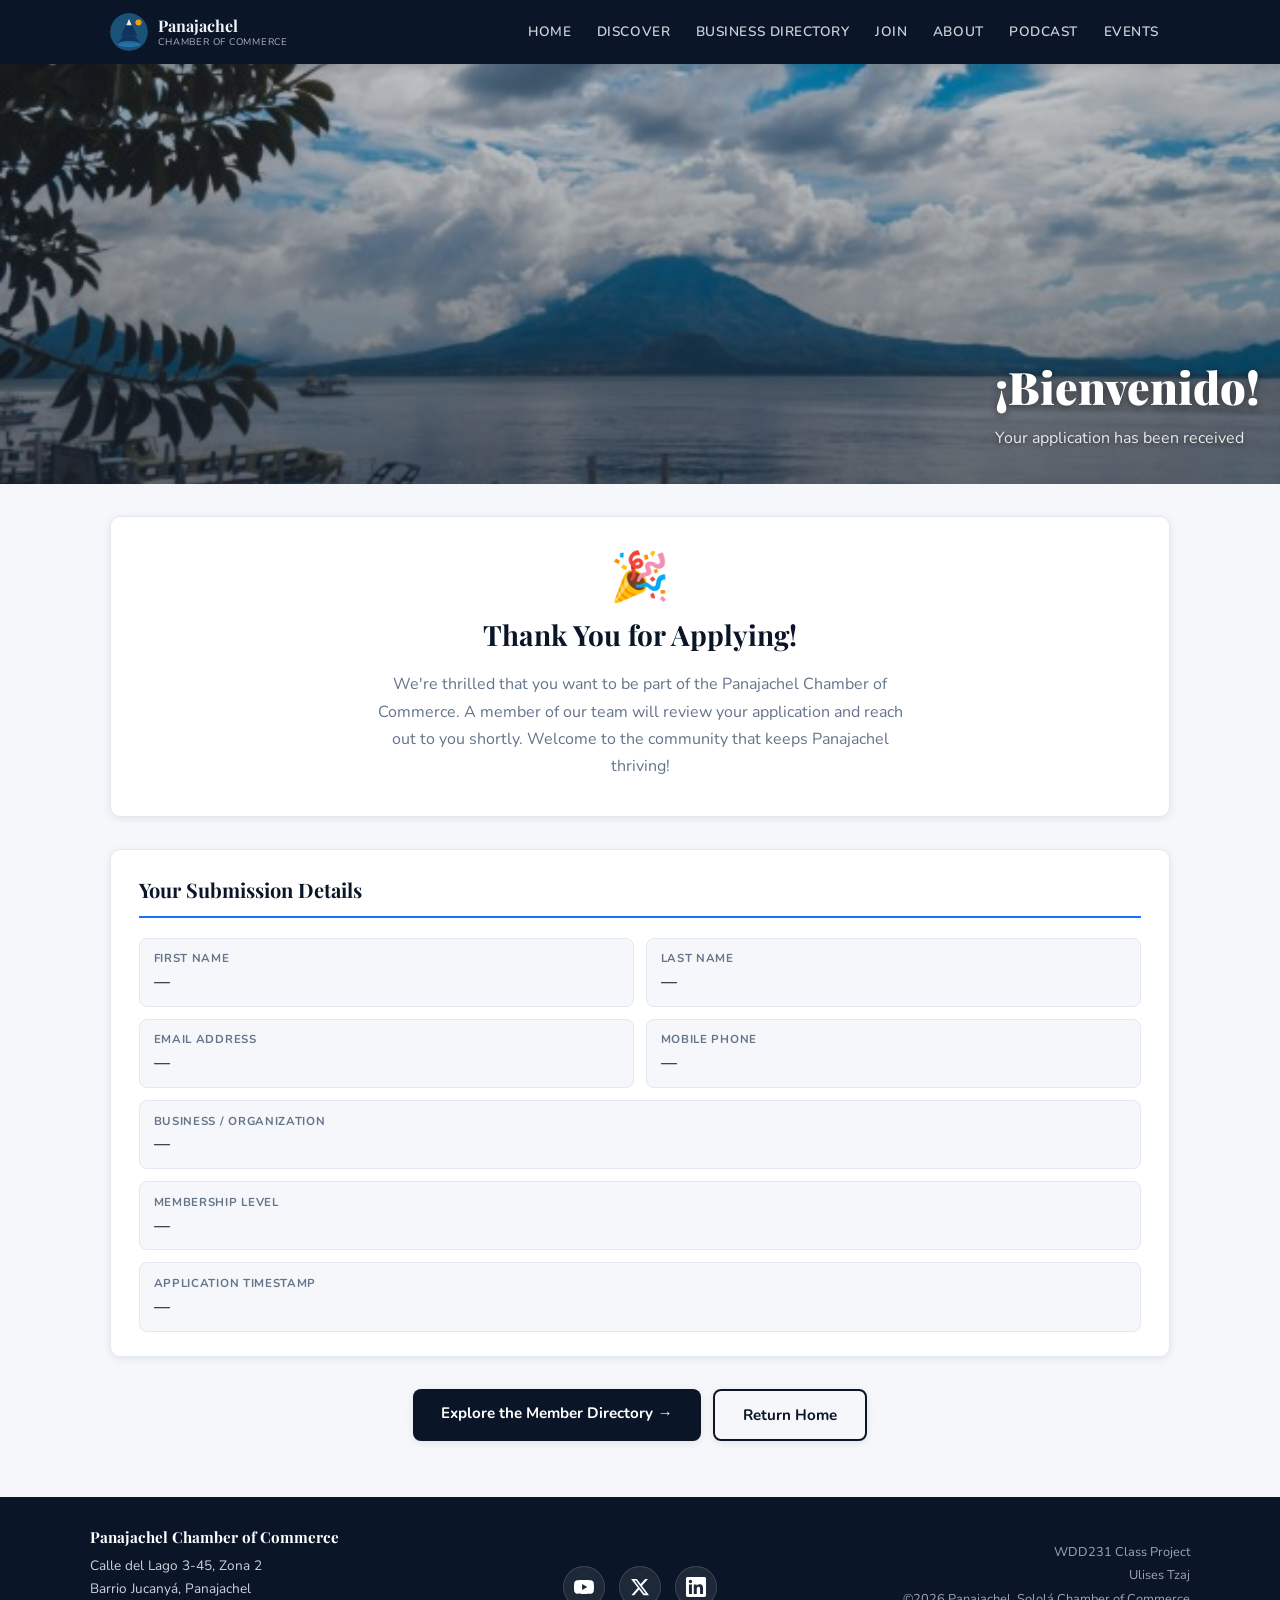
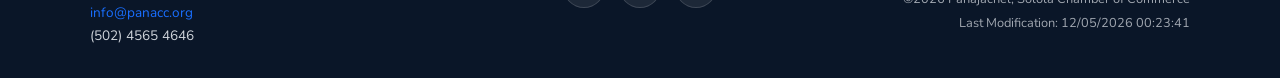
<file: chamber/thankyou.html>
<!DOCTYPE html>
<html lang="en">

<head>
    <meta charset="UTF-8" />
    <meta name="viewport" content="width=device-width, initial-scale=1.0" />
    <meta name="description" content="Thank you for applying to join the Panajachel Chamber of Commerce." />
    <meta name="author" content="Ulises Tzaj" />
    <title>Thank You | Panajachel Chamber of Commerce</title>

    <!-- Favicon -->
    <link rel="icon" type="image/svg+xml" href="images/atitlan.svg" />

    <!-- CSS -->
    <link rel="stylesheet" href="styles/normalize.css" />
    <link rel="stylesheet" href="styles/directory.css" />
    <link rel="stylesheet" href="styles/directory-large.css" media="(min-width: 768px)" />
    <link rel="stylesheet" href="styles/thankyou.css" />

    <!-- Google Fonts -->
    <link rel="preconnect" href="https://fonts.googleapis.com" />
    <link rel="preconnect" href="https://fonts.gstatic.com" crossorigin />
    <link
        href="https://fonts.googleapis.com/css2?family=Playfair+Display:wght@400;700;900&family=Nunito:wght@300;400;600;700&display=swap"
        rel="stylesheet" />
    <script src="scripts/thankyou.js" defer></script>
</head>

<body>

    <!-- HEADER -->
    <header class="site-header">
        <div class="header-inner">
            <div class="logo-area">
                <img src="images/atitlan.svg" alt="Panajachel Chamber of Commerce logo" class="logo-img" width="50"
                    height="50" />
                <div class="logo-text">
                    <span class="logo-title">Panajachel</span>
                    <span class="logo-subtitle">Chamber of Commerce</span>
                </div>
            </div>

            <button class="nav-toggle" id="navToggle" aria-label="Open menu" aria-expanded="false">
                <span class="hamburger"></span>
                <span class="hamburger"></span>
                <span class="hamburger"></span>
            </button>

            <nav class="main-nav" id="mainNav" aria-label="Main navigation">
                <ul>
                    <li><a href="index.html">Home</a></li>
                    <li><a href="discover.html">Discover</a></li>
                    <li><a href="directory.html">Business Directory</a></li>
                    <li><a href="join.html">Join</a></li>
                    <li><a href="about.html">About</a></li>
                    <li><a href="podcast.html">Podcast</a></li>
                    <li><a href="events.html">Events</a></li>
                </ul>
            </nav>
        </div>
    </header>

    <!-- HERO -->
    <section class="hero" aria-label="Thank you banner">
        <img src="images/hero-atitlan.jpg" alt="Lake Atitlán with volcanoes at sunrise" class="hero-img"
            loading="eager" />
        <div class="hero-overlay">
            <div class="hero-content thankyou-hero-content">
                <h1 class="thankyou-hero-title">¡Bienvenido!</h1>
                <p class="thankyou-hero-sub">Your application has been received</p>
            </div>
        </div>
    </section>

    <!-- MAIN -->
    <main class="directory-main thankyou-main">

        <!-- Gratitude card -->
        <div class="thankyou-card" role="region" aria-label="Submission confirmation">
            <div class="thankyou-card-icon" aria-hidden="true">🎉</div>
            <h2 class="thankyou-card-title">Thank You for Applying!</h2>
            <p class="thankyou-card-body">
                We're thrilled that you want to be part of the Panajachel Chamber of Commerce.
                A member of our team will review your application and reach out to you shortly.
                Welcome to the community that keeps Panajachel thriving!
            </p>
        </div>

        <!-- Submission Summary -->
        <div class="submission-summary" role="region" aria-label="Your submission details">
            <h3 class="summary-title">Your Submission Details</h3>

            <dl class="summary-grid">
                <div class="summary-item">
                    <dt>First Name</dt>
                    <dd id="sum-firstName">—</dd>
                </div>
                <div class="summary-item">
                    <dt>Last Name</dt>
                    <dd id="sum-lastName">—</dd>
                </div>
                <div class="summary-item">
                    <dt>Email Address</dt>
                    <dd id="sum-email">—</dd>
                </div>
                <div class="summary-item">
                    <dt>Mobile Phone</dt>
                    <dd id="sum-phone">—</dd>
                </div>
                <div class="summary-item summary-item-full">
                    <dt>Business / Organization</dt>
                    <dd id="sum-orgName">—</dd>
                </div>
                <div class="summary-item summary-item-full">
                    <dt>Membership Level</dt>
                    <dd id="sum-membershipLevel">—</dd>
                </div>
                <div class="summary-item summary-item-full">
                    <dt>Application Timestamp</dt>
                    <dd id="sum-timestamp">—</dd>
                </div>
            </dl>
        </div>

        <!-- CTA back -->
        <div class="thankyou-cta">
            <a href="directory.html" class="cta-btn">Explore the Member Directory →</a>
            <a href="index.html" class="cta-btn cta-btn-outline">Return Home</a>
        </div>

    </main>

    <!-- FOOTER -->
    <footer class="site-footer">
        <div class="footer-inner">
            <div class="footer-contact">
                <strong class="footer-org">Panajachel Chamber of Commerce</strong>
                <p>Calle del Lago 3-45, Zona 2</p>
                <p>Barrio Jucanyá, Panajachel</p>
                <p><a href="mailto:info@panacc.org">info@panacc.org</a></p>
                <p>(502) 4565 4646</p>
            </div>
            <div class="footer-social">
                <a href="https://youtube.com" target="_blank" rel="noopener" aria-label="YouTube">
                    <img src="images/youtube.svg" alt="YouTube" width="22" height="22" />
                </a>
                <a href="https://twitter.com" target="_blank" rel="noopener" aria-label="Twitter">
                    <img src="images/twitter.svg" alt="Twitter" width="22" height="22" />
                </a>
                <a href="https://linkedin.com" target="_blank" rel="noopener" aria-label="LinkedIn">
                    <img src="images/linkedin.svg" alt="LinkedIn" width="22" height="22" />
                </a>
            </div>
            <div class="footer-dev">
                <p>WDD231 Class Project</p>
                <p>Ulises Tzaj</p>
                <p>&#169;<span id="year"></span> Panajachel, Sololá Chamber of Commerce</p>
                <p id="last-modified"></p>
            </div>
        </div>
    </footer>

</body>
</html>
</file>
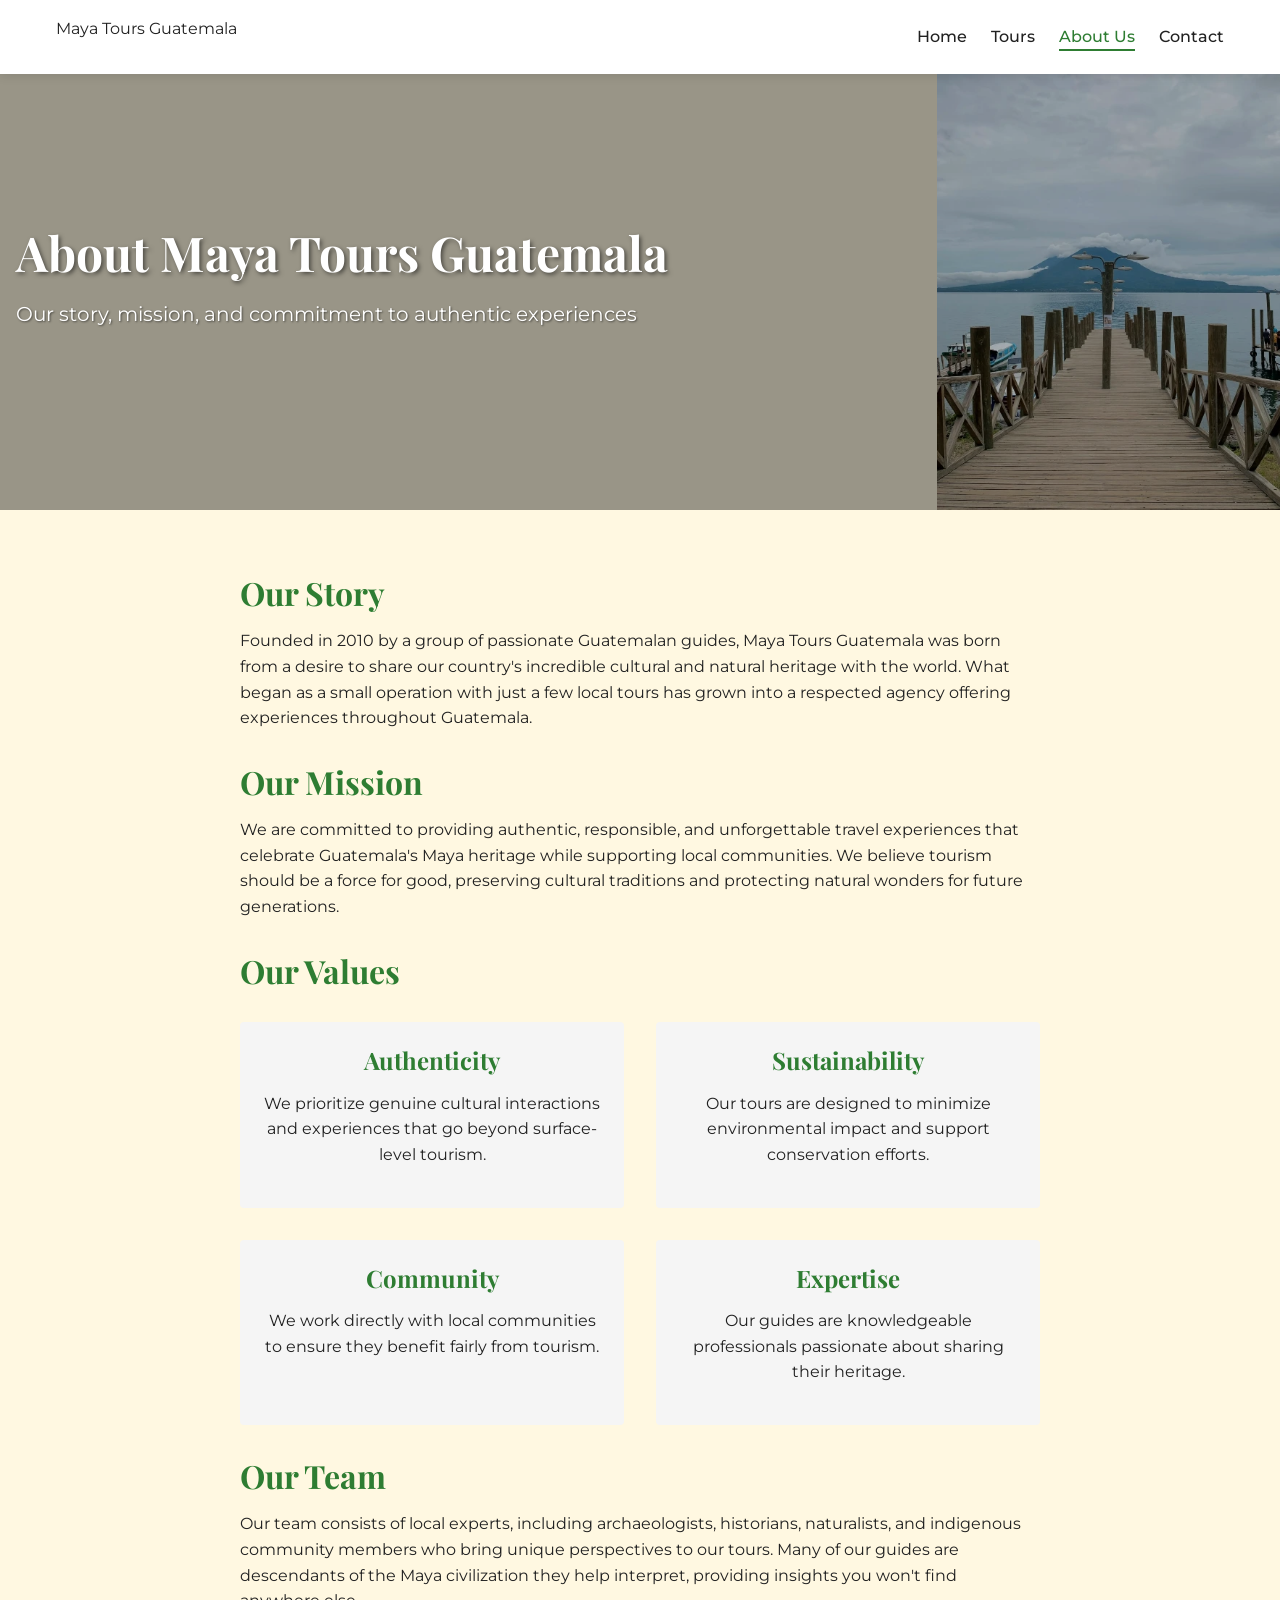
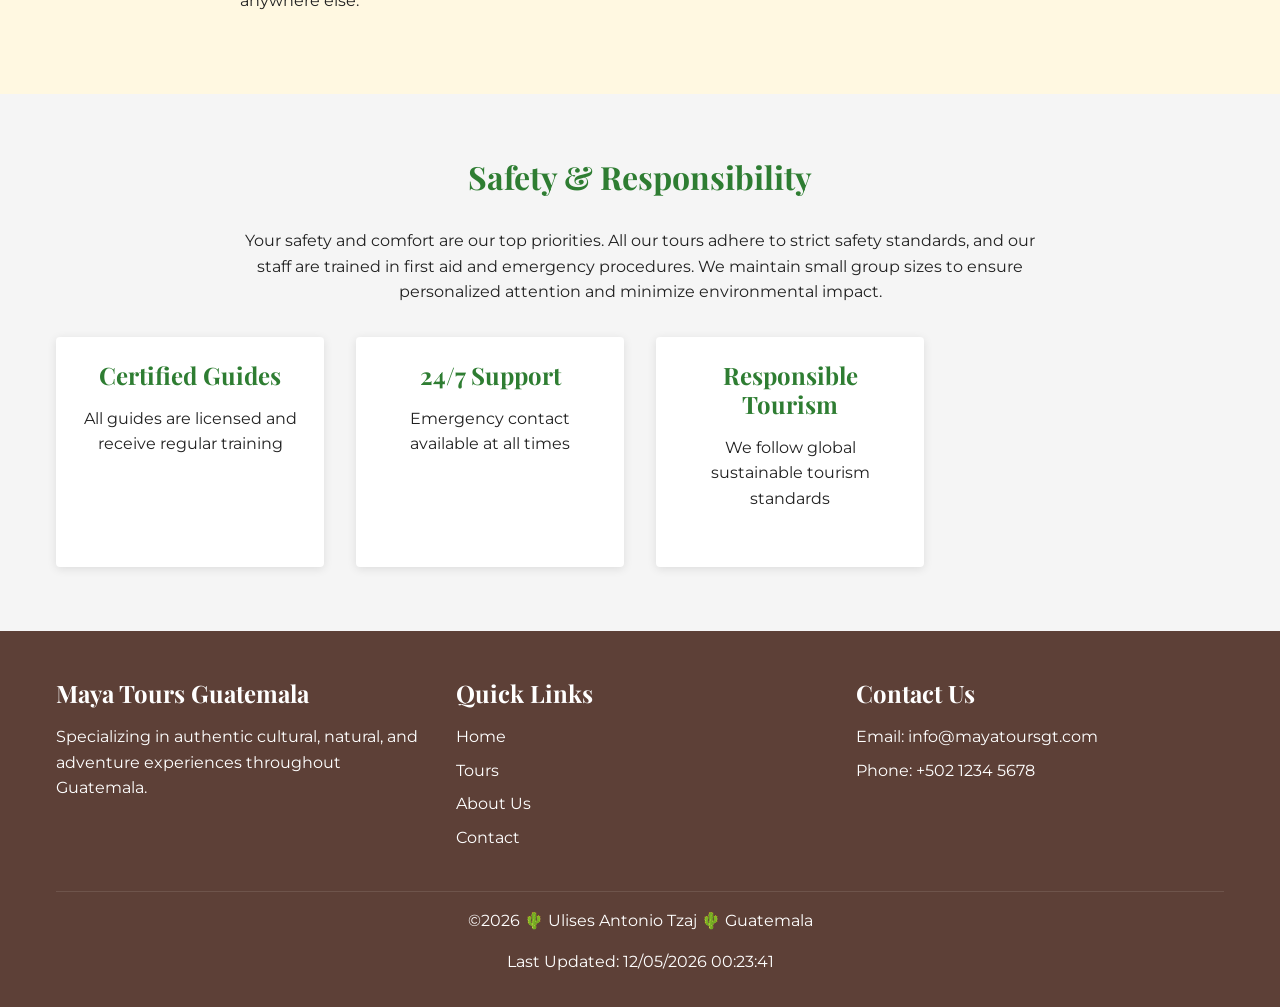
<file: finalproject/about.html>
<!DOCTYPE html>
<html lang="en">
<head>
  <meta charset="UTF-8">
  <meta name="viewport" content="width=device-width, initial-scale=1.0">
  <meta name="description" content="Learn about Maya Tours Guatemala — our story, mission, values, and commitment to authentic, responsible travel experiences.">
  <meta name="author" content="Ulises Tzaj">
  <title>Maya Tours Guatemala | About Us</title>
  <meta property="og:type" content="website">
  <meta property="og:title" content="Maya Tours Guatemala | About Us">
  <meta property="og:description" content="Founded in 2010 by passionate Guatemalan guides. Learn about our mission and commitment to authentic experiences.">
  <meta property="og:image" content="https://ulisest11.github.io/wdd231/finalproject/images/hero-atitlan-desktop.webp">
  <meta property="og:url" content="https://mayatoursguatemala.com/about.html">
  <meta name="twitter:card" content="summary_large_image">
  <meta name="twitter:title" content="Maya Tours Guatemala | About Us">
  <meta name="twitter:description" content="Founded in 2010 by passionate Guatemalan guides. Authentic, responsible travel experiences.">
  <meta name="twitter:image" content="images/hero-atitlan-desktop.webp">
  <link rel="preconnect" href="https://fonts.googleapis.com">
  <link rel="preconnect" href="https://fonts.gstatic.com" crossorigin>
  <link href="https://fonts.googleapis.com/css2?family=Montserrat:wght@400;500;600&family=Playfair+Display:wght@700;800&display=swap" rel="stylesheet">
  <link rel="stylesheet" href="styles/mayatours.css">
  <script type="module" src="scripts/app.js"></script>
  <link rel="icon" href="images/favicon.ico" type="image/x-icon">
</head>
<body>
  <header class="header">
    <div class="container">
      <div class="logo"><p>Maya Tours Guatemala</p></div>
      <button class="hamburger" aria-label="Menu" aria-expanded="false">
        <span></span><span></span><span></span>
      </button>
      <nav class="nav" aria-label="Main navigation">
        <ul>
          <li><a href="mayatours.html">Home</a></li>
          <li><a href="packages.html">Tours</a></li>
          <li><a href="about.html" class="active" aria-current="page">About Us</a></li>
          <li><a href="contact.html">Contact</a></li>
        </ul>
      </nav>
    </div>
  </header>
  <main>
    <section class="page-hero" aria-label="Page header">
      <div class="container">
        <h1>About Maya Tours Guatemala</h1>
        <p>Our story, mission, and commitment to authentic experiences</p>
      </div>
      <picture>
        <source media="(min-width: 768px)" srcset="images/hero-atitlan-desktop.webp">
        <source media="(max-width: 767px)" srcset="images/hero-atitlan-mobile.webp">
        <img src="images/hero-atitlan-desktop.webp" alt="Lake Atitlán, Guatemala" class="lazy" loading="lazy">
      </picture>
    </section>

    <section class="about-section">
      <div class="container">
        <h2 class="visually-hidden">About Maya Tours Guatemala</h2>
        <article class="about-content">
          <h2>Our Story</h2>
          <p>Founded in 2010 by a group of passionate Guatemalan guides, Maya Tours Guatemala was born from a desire to share our country's incredible cultural and natural heritage with the world. What began as a small operation with just a few local tours has grown into a respected agency offering experiences throughout Guatemala.</p>

          <h2>Our Mission</h2>
          <p>We are committed to providing authentic, responsible, and unforgettable travel experiences that celebrate Guatemala's Maya heritage while supporting local communities. We believe tourism should be a force for good, preserving cultural traditions and protecting natural wonders for future generations.</p>

          <h2>Our Values</h2>
          <div class="values-grid">
            <div class="value-card">
              <h3>Authenticity</h3>
              <p>We prioritize genuine cultural interactions and experiences that go beyond surface-level tourism.</p>
            </div>
            <div class="value-card">
              <h3>Sustainability</h3>
              <p>Our tours are designed to minimize environmental impact and support conservation efforts.</p>
            </div>
            <div class="value-card">
              <h3>Community</h3>
              <p>We work directly with local communities to ensure they benefit fairly from tourism.</p>
            </div>
            <div class="value-card">
              <h3>Expertise</h3>
              <p>Our guides are knowledgeable professionals passionate about sharing their heritage.</p>
            </div>
          </div>

          <h2>Our Team</h2>
          <p>Our team consists of local experts, including archaeologists, historians, naturalists, and indigenous community members who bring unique perspectives to our tours. Many of our guides are descendants of the Maya civilization they help interpret, providing insights you won't find anywhere else.</p>
        </article>
      </div>
    </section>

    <section class="safety-section">
      <div class="container">
        <h2>Safety &amp; Responsibility</h2>
        <p>Your safety and comfort are our top priorities. All our tours adhere to strict safety standards, and our staff are trained in first aid and emergency procedures. We maintain small group sizes to ensure personalized attention and minimize environmental impact.</p>
        <div class="safety-features">
          <div class="safety-item">
            <h3>Certified Guides</h3>
            <p>All guides are licensed and receive regular training</p>
          </div>
          <div class="safety-item">
            <h3>24/7 Support</h3>
            <p>Emergency contact available at all times</p>
          </div>
          <div class="safety-item">
            <h3>Responsible Tourism</h3>
            <p>We follow global sustainable tourism standards</p>
          </div>
        </div>
      </div>
    </section>
  </main>

  <footer class="footer">
    <div class="container">
      <div class="footer-content">
        <div class="footer-about">
          <h3>Maya Tours Guatemala</h3>
          <p>Specializing in authentic cultural, natural, and adventure experiences throughout Guatemala.</p>
        </div>
        <div class="footer-links">
          <h3>Quick Links</h3>
          <ul>
            <li><a href="mayatours.html">Home</a></li>
            <li><a href="packages.html">Tours</a></li>
            <li><a href="about.html">About Us</a></li>
            <li><a href="contact.html">Contact</a></li>
          </ul>
        </div>
        <div class="footer-contact">
          <h3>Contact Us</h3>
          <p>Email: info@mayatoursgt.com</p>
          <p>Phone: +502 1234 5678</p>
        </div>
      </div>
      <div class="footer-bottom">
        <p>©2025 🌵 Ulises Antonio Tzaj 🌵 Guatemala</p>
        <p>Last Updated: <span id="last-updated"></span></p>
      </div>
    </div>
  </footer>

</body>
</html>
</file>
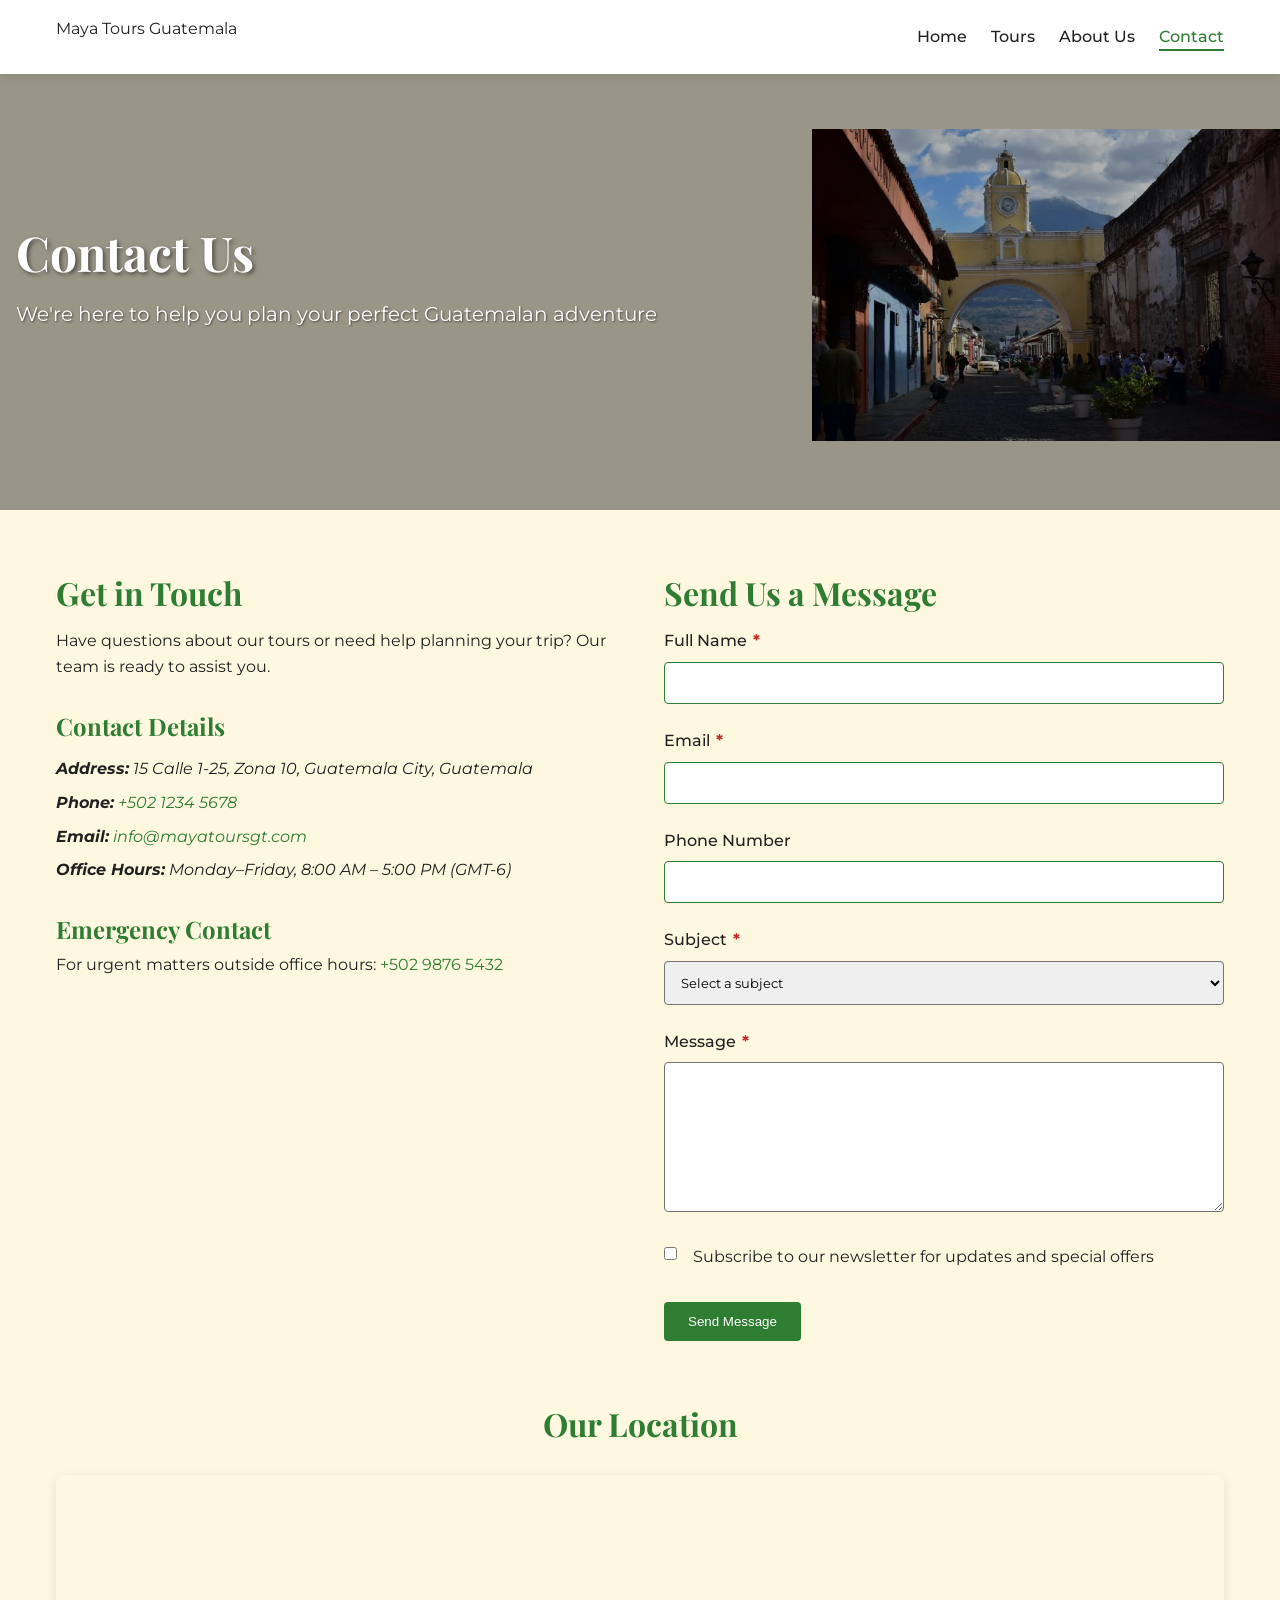
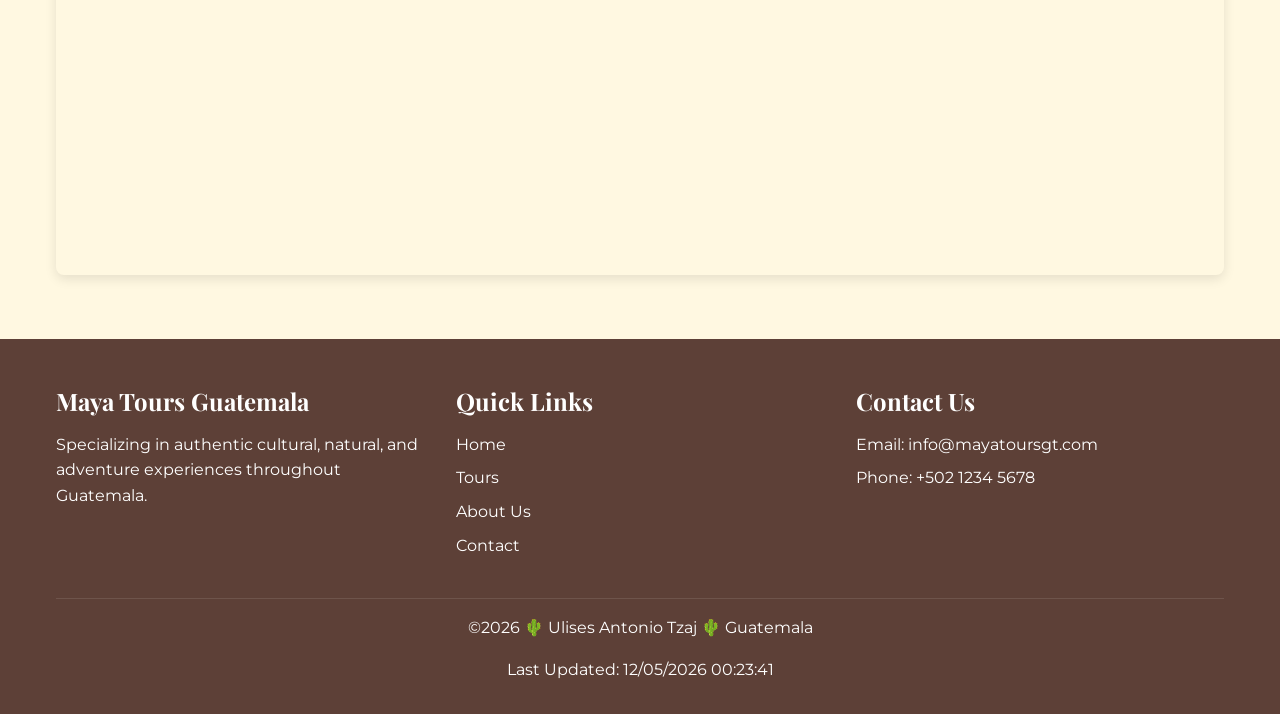
<file: finalproject/contact.html>
<!DOCTYPE html>
<html lang="en">
<head>
  <meta charset="UTF-8">
  <meta name="viewport" content="width=device-width, initial-scale=1.0">
  <meta name="description" content="Contact Maya Tours Guatemala for tour inquiries, bookings, and custom tour requests. We're here to help plan your perfect Guatemalan adventure.">
  <meta name="author" content="Ulises Tzaj">
  <title>Maya Tours Guatemala | Contact Us</title>
  <meta property="og:type" content="website">
  <meta property="og:title" content="Maya Tours Guatemala | Contact Us">
  <meta property="og:description" content="Get in touch with Maya Tours Guatemala for tour inquiries and bookings.">
  <meta property="og:image" content="https://ulisest11.github.io/wdd231/finalproject/images/hero-antigua-desktop.webp">
  <meta property="og:url" content="https://mayatoursguatemala.com/contact.html">
  <meta name="twitter:card" content="summary_large_image">
  <meta name="twitter:title" content="Maya Tours Guatemala | Contact Us">
  <meta name="twitter:description" content="Get in touch with Maya Tours Guatemala for tour inquiries and bookings.">
  <meta name="twitter:image" content="images/hero-antigua-desktop.webp">
  <link rel="preconnect" href="https://fonts.googleapis.com">
  <link rel="preconnect" href="https://fonts.gstatic.com" crossorigin>
  <link href="https://fonts.googleapis.com/css2?family=Montserrat:wght@400;500;600&family=Playfair+Display:wght@700;800&display=swap" rel="stylesheet">
  <link rel="stylesheet" href="styles/mayatours.css">
  <script type="module" src="scripts/app.js"></script>
  <link rel="icon" href="images/favicon.ico" type="image/x-icon">
</head>
<body>
  <header class="header">
    <div class="container">
      <div class="logo"><p>Maya Tours Guatemala</p></div>
      <button class="hamburger" aria-label="Menu" aria-expanded="false">
        <span></span><span></span><span></span>
      </button>
      <nav class="nav" aria-label="Main navigation">
        <ul>
          <li><a href="mayatours.html">Home</a></li>
          <li><a href="packages.html">Tours</a></li>
          <li><a href="about.html">About Us</a></li>
          <li><a href="contact.html" class="active" aria-current="page">Contact</a></li>
        </ul>
      </nav>
    </div>
  </header>

  <main>
    <section class="page-hero" aria-label="Page header">
      <div class="container">
        <h1>Contact Us</h1>
        <p>We're here to help you plan your perfect Guatemalan adventure</p>
      </div>
      <picture>
        <source media="(min-width: 768px)" srcset="images/hero-antigua-desktop.webp">
        <source media="(max-width: 767px)" srcset="images/hero-antigua-mobile.webp">
        <img src="images/hero-antigua-desktop.webp" alt="Antigua Guatemala colonial architecture" class="lazy" loading="lazy">
      </picture>
    </section>

    <section class="contact-section">
      <div class="container">
        <div class="contact-grid">
          <div class="contact-info">
            <h2>Get in Touch</h2>
            <p>Have questions about our tours or need help planning your trip? Our team is ready to assist you.</p>
            <div class="contact-details">
              <h3>Contact Details</h3>
              <address>
                <p><strong>Address:</strong> 15 Calle 1-25, Zona 10, Guatemala City, Guatemala</p>
                <p><strong>Phone:</strong> <a href="tel:+50212345678">+502 1234 5678</a></p>
                <p><strong>Email:</strong> <a href="mailto:info@mayatoursgt.com">info@mayatoursgt.com</a></p>
                <p><strong>Office Hours:</strong> Monday–Friday, 8:00 AM – 5:00 PM (GMT-6)</p>
              </address>
            </div>
            <div class="emergency-contact">
              <h3>Emergency Contact</h3>
              <p>For urgent matters outside office hours: <a href="tel:+50298765432">+502 9876 5432</a></p>
            </div>
          </div>

          <div class="contact-form">
            <h2>Send Us a Message</h2>
            <div id="formError" class="form-error" role="alert"></div>
            <form id="contactForm" novalidate>
              <div class="form-group">
                <label for="name">Full Name <span aria-hidden="true">*</span></label>
                <input type="text" id="name" name="name">
              </div>
              <div class="form-group">
                <label for="email">Email <span aria-hidden="true">*</span></label>
                <input type="email" id="email" name="email">
              </div>
              <div class="form-group">
                <label for="phone">Phone Number</label>
                <input type="tel" id="phone" name="phone" autocomplete="tel">
              </div>
              <div class="form-group">
                <label for="subject">Subject <span aria-hidden="true">*</span></label>
                <select id="subject" name="subject" required>
                  <option value="">Select a subject</option>
                  <option value="tour-inquiry">Tour Inquiry</option>
                  <option value="custom-tour">Custom Tour Request</option>
                  <option value="booking-help">Booking Assistance</option>
                  <option value="general-question">General Question</option>
                  <option value="feedback">Feedback</option>
                </select>
              </div>
              <div class="form-group">
                <label for="message">Message <span aria-hidden="true">*</span></label>
                <textarea id="message" name="message" rows="5" required></textarea>
              </div>
              <div class="form-group form-group--checkbox">
                <input type="checkbox" id="newsletter" name="newsletter">
                <label for="newsletter">Subscribe to our newsletter for updates and special offers</label>
              </div>
              <button type="submit" class="btn">Send Message</button>
            </form>
          </div>
        </div>
      </div>
    </section>

    <section class="map-section">
      <div class="container">
        <h2>Our Location</h2>
        <div class="map-container">
          <iframe
            src="https://www.google.com/maps/embed?pb=!1m18!1m12!1m3!1d30888.64690041151!2d-90.52062797280587!3d14.594467978344762!2m3!1f0!2f0!3f0!3m2!1i1024!2i768!4f13.1!3m3!1m2!1s0x8589a3b921620f17%3A0xde5b4992ae81f907!2sZona%2010%2C%20Cdad.%20de%20Guatemala%2001010!5e0!3m2!1ses!2sgt!4v1750309036325!5m2!1ses!2sgt"
            width="600" height="450" allowfullscreen="" loading="lazy"
            referrerpolicy="no-referrer-when-downgrade"
            title="Maya Tours Guatemala office location map">
          </iframe>
        </div>
      </div>
    </section>
  </main>

  <footer class="footer">
    <div class="container">
      <div class="footer-content">
        <div class="footer-about">
          <h3>Maya Tours Guatemala</h3>
          <p>Specializing in authentic cultural, natural, and adventure experiences throughout Guatemala.</p>
        </div>
        <div class="footer-links">
          <h3>Quick Links</h3>
          <ul>
            <li><a href="mayatours.html">Home</a></li>
            <li><a href="packages.html">Tours</a></li>
            <li><a href="about.html">About Us</a></li>
            <li><a href="contact.html">Contact</a></li>
          </ul>
        </div>
        <div class="footer-contact">
          <h3>Contact Us</h3>
          <p>Email: info@mayatoursgt.com</p>
          <p>Phone: +502 1234 5678</p>
        </div>
      </div>
      <div class="footer-bottom">
        <p>©2025 🌵 Ulises Antonio Tzaj 🌵 Guatemala</p>
        <p>Last Updated: <span id="last-updated"></span></p>
      </div>
    </div>
  </footer>

</body>
</html>
</file>
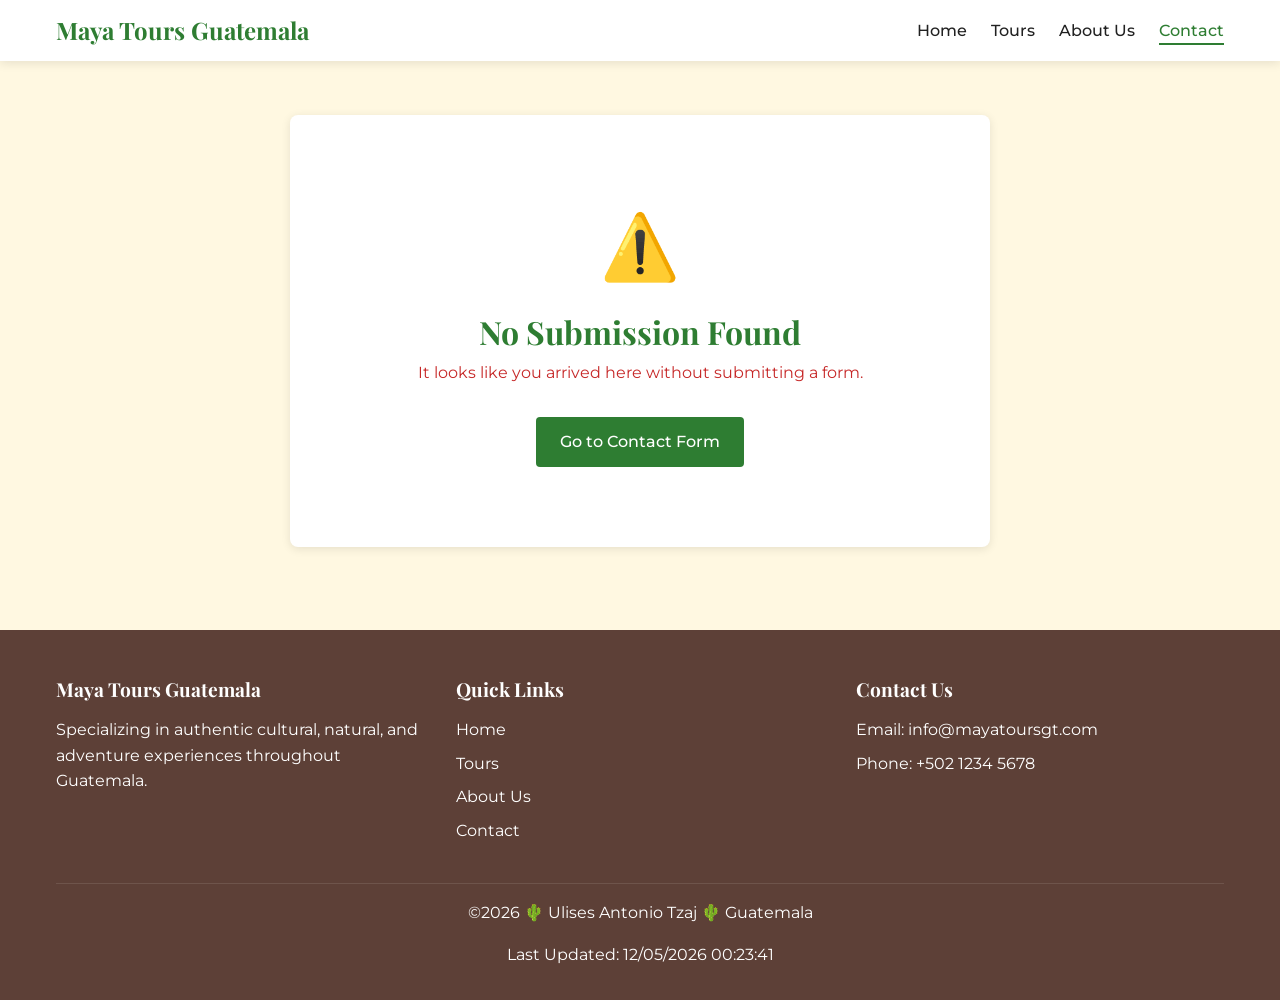
<file: finalproject/form-action.html>
<!DOCTYPE html>
<html lang="en">

<head>
  <meta charset="UTF-8">
  <meta name="viewport" content="width=device-width, initial-scale=1.0">
  <meta name="description" content="Your message has been received - Maya Tours Guatemala">
  <meta name="author" content="Ulises Tzaj">
  <title>Maya Tours Guatemala | Message Received</title>
  <!-- Open Graph -->
  <meta property="og:title" content="Maya Tours Guatemala | Message Received">
  <meta property="og:description" content="Thank you for contacting Maya Tours Guatemala.">
  <meta property="og:type" content="website">
  <link rel="preconnect" href="https://fonts.googleapis.com">
  <link rel="preconnect" href="https://fonts.gstatic.com" crossorigin>
  <link href="https://fonts.googleapis.com/css2?family=Montserrat:wght@400;500;600&family=Playfair+Display:wght@700;800&display=swap" rel="stylesheet">
  <link rel="stylesheet" href="styles/mayatours.css">
  <link rel="icon" href="images/favicon.ico" type="image/x-icon">
  <style>
    .form-action-section {
      padding: 6rem 0 4rem;
      min-height: 70vh;
      display: flex;
      align-items: center;
    }

    .confirmation-card {
      background: var(--white);
      border-radius: 8px;
      box-shadow: var(--box-shadow);
      padding: 3rem;
      max-width: 700px;
      margin: 0 auto;
      text-align: center;
    }

    .confirmation-icon {
      font-size: 4rem;
      margin-bottom: 1rem;
      display: block;
    }

    .confirmation-card h1 {
      color: var(--primary-color);
      font-size: 2rem;
      margin-bottom: 0.5rem;
    }

    .confirmation-card .subtitle {
      color: var(--light-text);
      margin-bottom: 2rem;
    }

    .submission-details {
      background: var(--light-gray);
      border-radius: 6px;
      padding: 1.5rem;
      margin: 2rem 0;
      text-align: left;
    }

    .submission-details h2 {
      color: var(--primary-color);
      font-size: 1.25rem;
      margin-bottom: 1.25rem;
      text-align: center;
    }

    .detail-row {
      display: grid;
      grid-template-columns: 160px 1fr;
      gap: 0.5rem;
      padding: 0.6rem 0;
      border-bottom: 1px solid rgba(0,0,0,0.08);
      font-size: 0.95rem;
    }

    .detail-row:last-child {
      border-bottom: none;
    }

    .detail-label {
      font-weight: 600;
      color: var(--accent-color);
    }

    .detail-value {
      color: var(--text-color);
      word-break: break-word;
    }

    .message-value {
      background: var(--white);
      padding: 0.75rem;
      border-radius: 4px;
      font-style: italic;
      color: var(--text-color);
    }

    .next-steps {
      margin: 2rem 0;
      text-align: left;
    }

    .next-steps h3 {
      color: var(--primary-color);
      margin-bottom: 1rem;
    }

    .next-steps ol {
      padding-left: 1.5rem;
      color: var(--text-color);
    }

    .next-steps ol li {
      margin-bottom: 0.5rem;
    }

    .action-buttons {
      display: flex;
      gap: 1rem;
      justify-content: center;
      flex-wrap: wrap;
      margin-top: 2rem;
    }

    .error-state {
      color: #c62828;
      padding: 2rem;
    }

    @media (max-width: 576px) {
      .confirmation-card {
        padding: 2rem 1.25rem;
      }
      .detail-row {
        grid-template-columns: 1fr;
      }
    }
  </style>
</head>

<body>
  <header class="header">
    <div class="container">
      <div class="logo">
        <h1>Maya Tours Guatemala</h1>
      </div>
      <button class="hamburger" aria-label="Menu" aria-expanded="false">
        <span></span>
        <span></span>
        <span></span>
      </button>
      <nav class="nav">
        <ul>
          <li><a href="mayatours.html">Home</a></li>
          <li><a href="packages.html">Tours</a></li>
          <li><a href="about.html">About Us</a></li>
          <li><a href="contact.html" class="active">Contact</a></li>
        </ul>
      </nav>
    </div>
  </header>

  <main>
    <section class="form-action-section">
      <h2 class="visually-hidden">Form Confirmation</h2>
      <div class="container">
        <div class="confirmation-card" id="confirmationCard">
          <!-- Populated by JS -->
        </div>
      </div>
    </section>
  </main>

  <footer class="footer">
    <div class="container">
      <div class="footer-content">
        <div class="footer-about">
          <h2>Maya Tours Guatemala</h2>
          <p>Specializing in authentic cultural, natural, and adventure experiences throughout Guatemala.</p>
        </div>
        <div class="footer-links">
          <h2>Quick Links</h2>
          <ul>
            <li><a href="mayatours.html">Home</a></li>
            <li><a href="packages.html">Tours</a></li>
            <li><a href="about.html">About Us</a></li>
            <li><a href="contact.html">Contact</a></li>
          </ul>
        </div>
        <div class="footer-contact">
          <h2>Contact Us</h2>
          <p>Email: info@mayatoursgt.com</p>
          <p>Phone: +502 1234 5678</p>
        </div>
      </div>
      <div class="footer-bottom">
        <p>©2025 🌵 Ulises Antonio Tzaj 🌵 Guatemala</p>
        <p>Last Updated: <span id="last-updated"></span></p>
      </div>
    </div>
  </footer>

  <script type="module">
    import { initMobileMenu, setLastModified, updateCopyright } from './scripts/utils.js';

    initMobileMenu();
    setLastModified();
    updateCopyright();

    const card = document.getElementById('confirmationCard');
    const params = new URLSearchParams(window.location.search);

    const name = params.get('name');
    const email = params.get('email');
    const phone = params.get('phone');
    const subject = params.get('subject');
    const message = params.get('message');
    const newsletter = params.get('newsletter');

    // Map subject value to label
    const subjectLabels = {
      'tour-inquiry': 'Tour Inquiry',
      'custom-tour': 'Custom Tour Request',
      'booking-help': 'Booking Assistance',
      'general-question': 'General Question',
      'feedback': 'Feedback'
    };

    if (!name || !email) {
      card.innerHTML = `
        <div class="error-state">
          <span class="confirmation-icon">⚠️</span>
          <h1>No Submission Found</h1>
          <p>It looks like you arrived here without submitting a form.</p>
          <div class="action-buttons">
            <a href="contact.html" class="btn">Go to Contact Form</a>
          </div>
        </div>
      `;
    } else {
      card.innerHTML = `
        <span class="confirmation-icon" role="img" aria-label="Success">✅</span>
        <h1>Thank You, ${name}!</h1>
        <p class="subtitle">Your message has been received. We'll get back to you within 24 hours.</p>

        <div class="submission-details" role="region" aria-label="Submission summary">
          <h2>Your Submission Summary</h2>

          <div class="detail-row">
            <span class="detail-label">Full Name</span>
            <span class="detail-value">${name}</span>
          </div>
          <div class="detail-row">
            <span class="detail-label">Email</span>
            <span class="detail-value">${email}</span>
          </div>
          <div class="detail-row">
            <span class="detail-label">Phone</span>
            <span class="detail-value">${phone || 'Not provided'}</span>
          </div>
          <div class="detail-row">
            <span class="detail-label">Subject</span>
            <span class="detail-value">${subjectLabels[subject] || subject}</span>
          </div>
          <div class="detail-row">
            <span class="detail-label">Newsletter</span>
            <span class="detail-value">${newsletter === 'true' || newsletter === 'Yes' ? '✅ Subscribed' : '❌ Not subscribed'}</span>
          </div>
          <div class="detail-row full-width">
            <span class="detail-label">Your Message</span>
            <div class="message-value">${message}</div>
          </div>
        </div>

        <div class="next-steps">
          <h3>What Happens Next?</h3>
          <ol>
            <li>Our team will review your message within 24 hours.</li>
            <li>We'll reach out to <strong>${email}</strong> with a personalized response.</li>
            <li>For urgent matters, call us: <strong>+502 1234 5678</strong></li>
          </ol>
        </div>

        <div class="action-buttons">
          <a href="packages.html" class="btn">Browse Tours</a>
          <a href="mayatours.html" class="btn secondary-btn">Back to Home</a>
        </div>
      `;
    }
  </script>
</body>

</html>
</file>
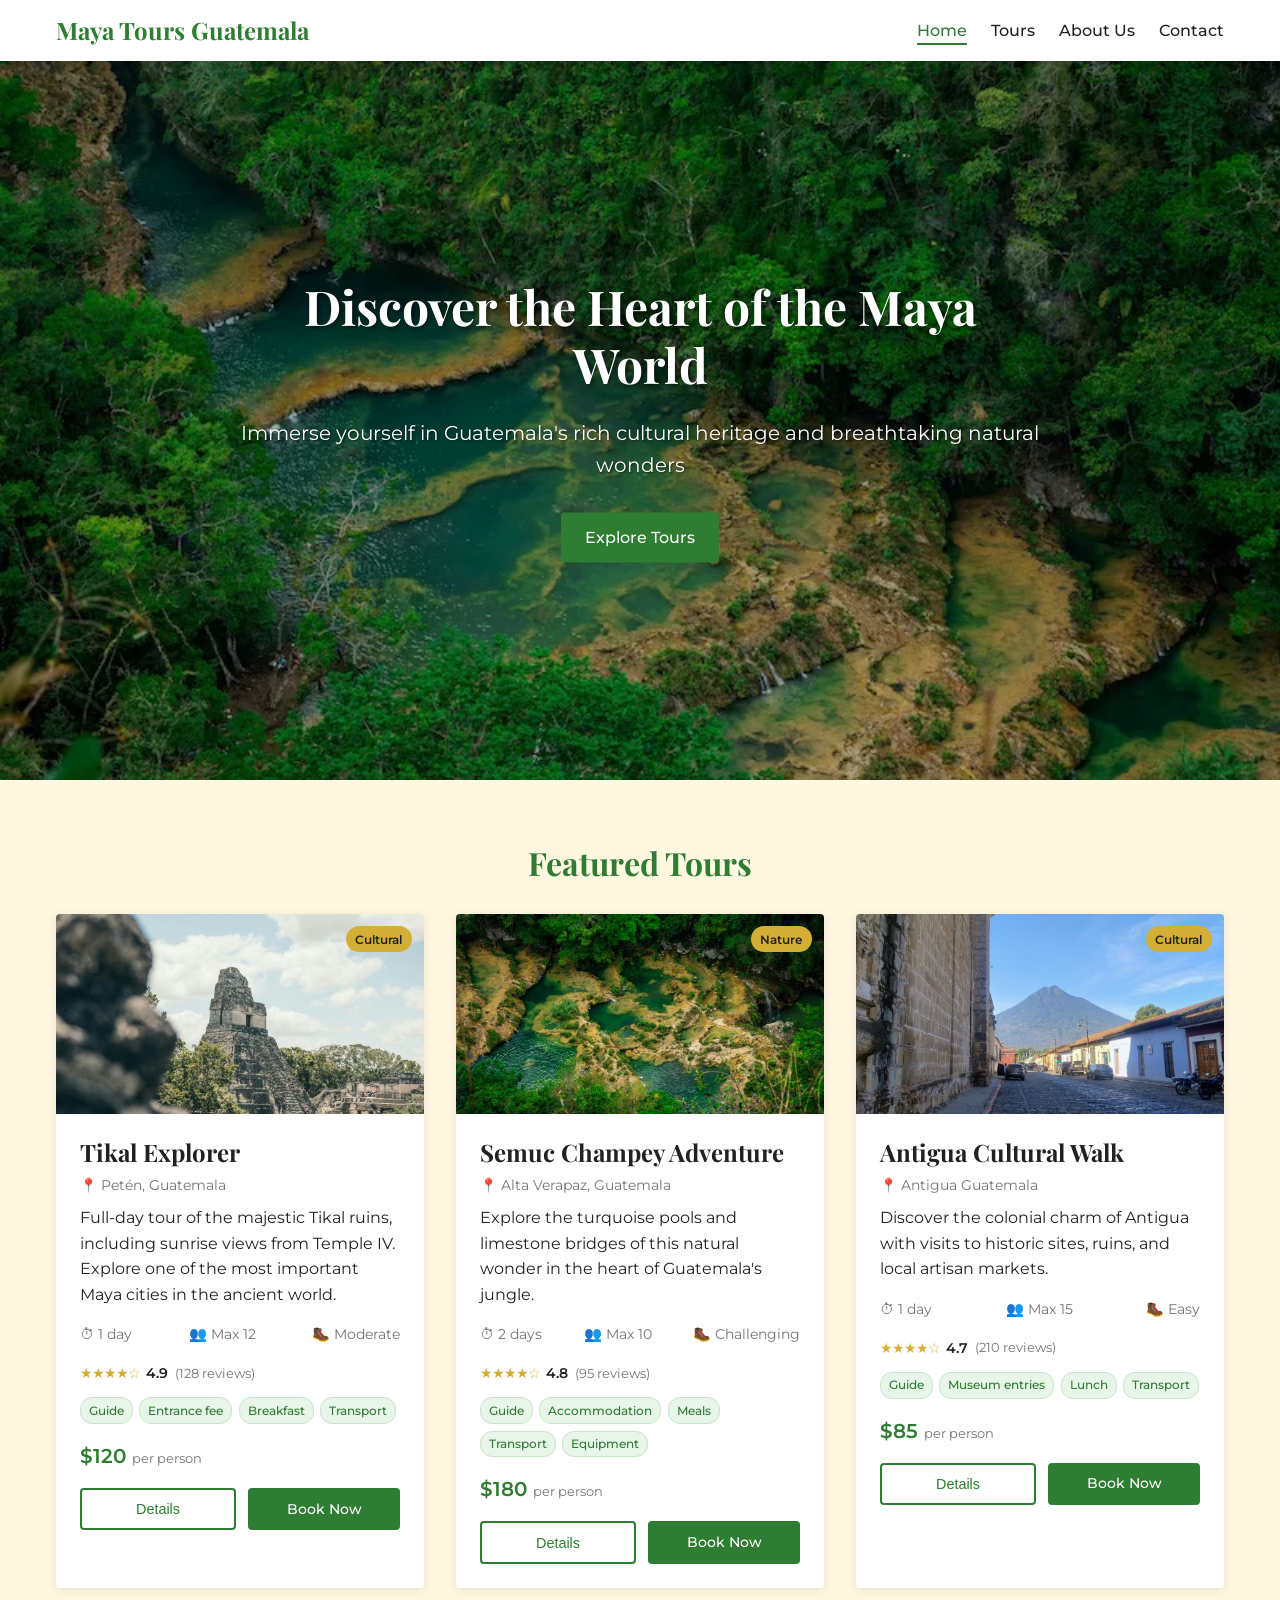
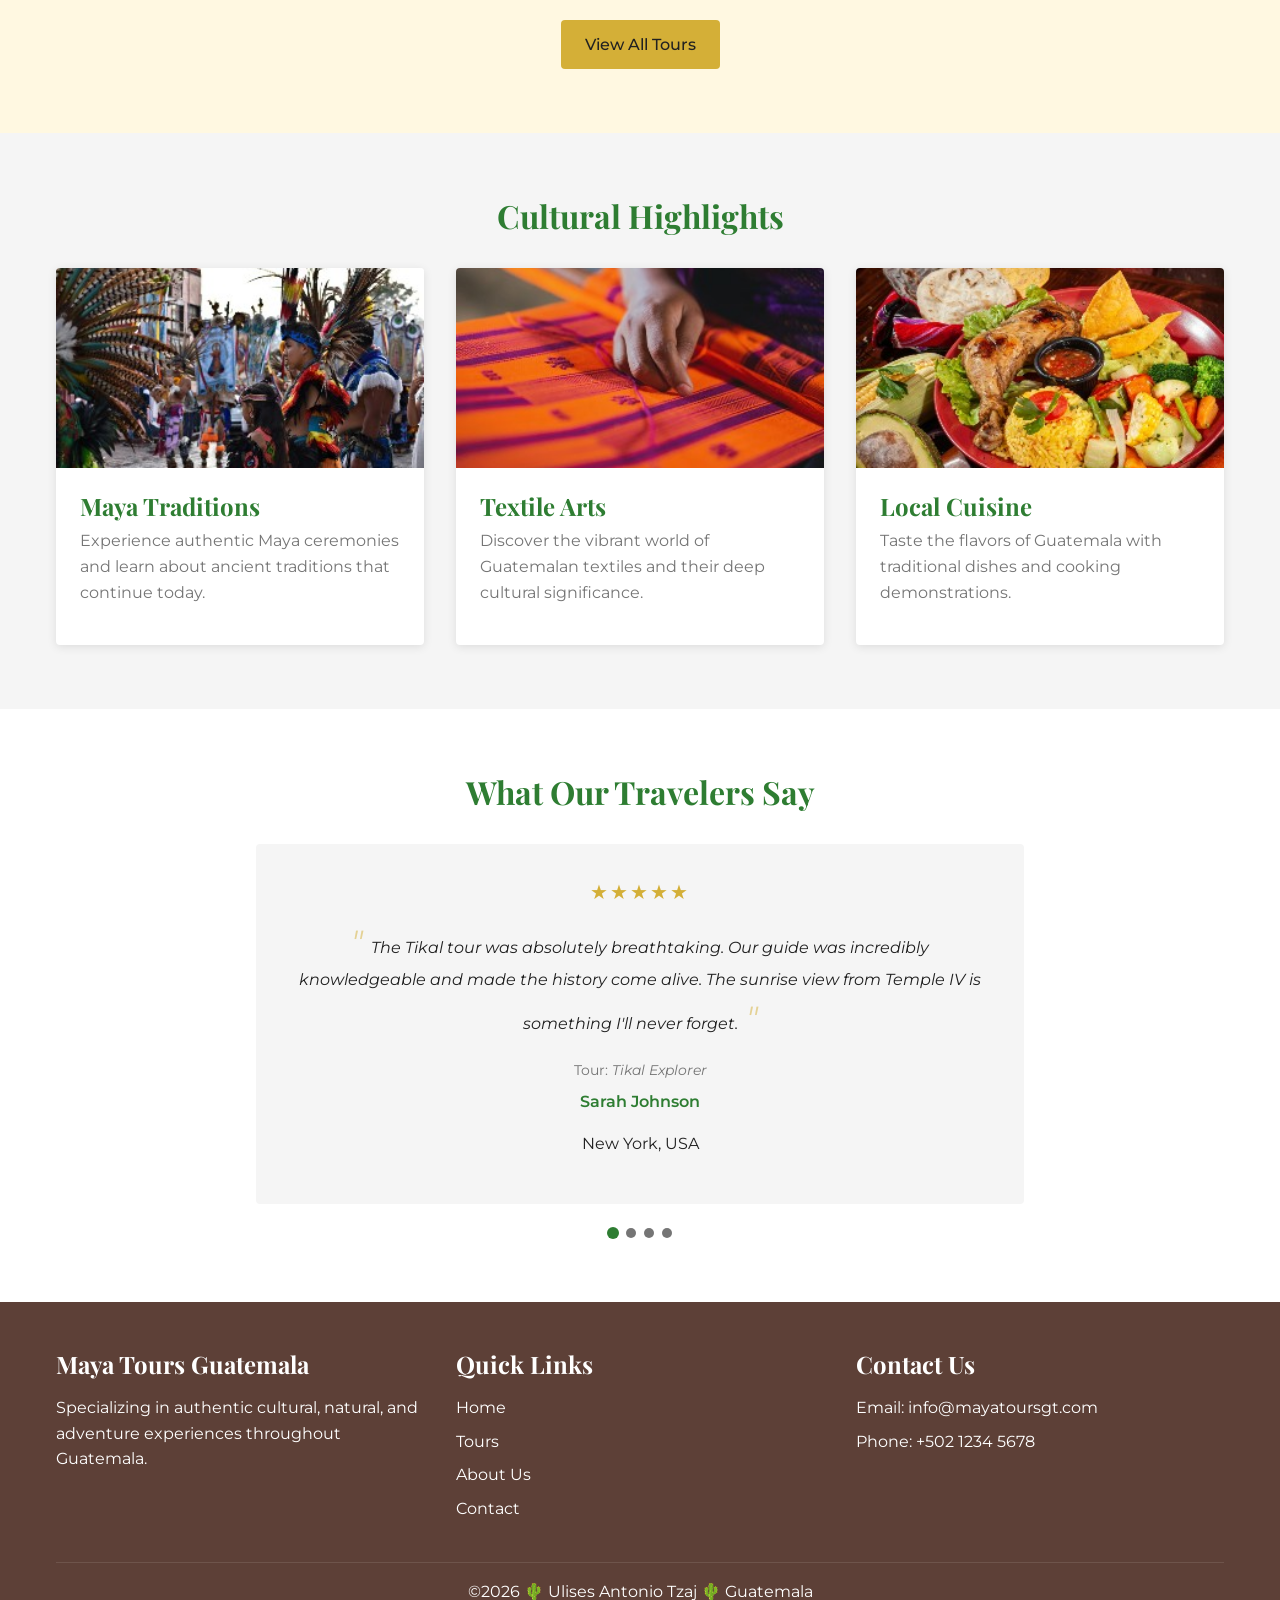
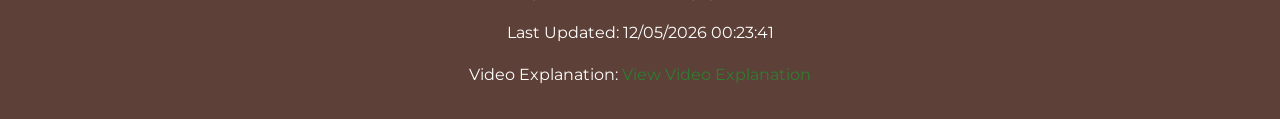
<file: finalproject/mayatours.html>
<!DOCTYPE html>
<html lang="en-US">
<head>
  <meta charset="UTF-8">
  <meta name="viewport" content="width=device-width, initial-scale=1.0">
  <meta name="description" content="Maya Tours Guatemala - Explore the rich cultural and natural heritage of Guatemala with expert local guides.">
  <meta name="author" content="Ulises Tzaj">
  <title>Maya Tours Guatemala | Home</title>
  <meta property="og:type" content="website">
  <meta property="og:title" content="Maya Tours Guatemala | Authentic Cultural & Nature Tours">
  <meta property="og:description" content="Explore Guatemala's rich Maya heritage and breathtaking natural wonders with expert local guides.">
  <meta property="og:image" content="https://ulisest11.github.io/wdd231/finalproject/images/hero-desktop.webp">
  <meta property="og:url" content="https://mayatoursguatemala.com">
  <meta property="og:site_name" content="Maya Tours Guatemala">
  <meta name="twitter:card" content="summary_large_image">
  <meta name="twitter:title" content="Maya Tours Guatemala">
  <meta name="twitter:description" content="Authentic cultural and nature tours throughout Guatemala.">
  <meta name="twitter:image" content="images/hero-desktop.webp">
  <link rel="preconnect" href="https://fonts.googleapis.com">
  <link rel="preconnect" href="https://fonts.gstatic.com" crossorigin>
  <link href="https://fonts.googleapis.com/css2?family=Montserrat:wght@400;500;600&family=Playfair+Display:wght@700;800&display=swap" rel="stylesheet">
  <link rel="stylesheet" href="styles/mayatours.css">
  <script type="module" src="scripts/app.js"></script>
  <link rel="icon" href="images/favicon.ico" type="image/x-icon">
</head>
<body>
  <header class="header">
    <div class="container">
      <div class="logo"><h1>Maya Tours Guatemala</h1></div>
      <button class="hamburger" aria-label="Menu" aria-expanded="false">
        <span></span><span></span><span></span>
      </button>
      <nav class="nav" aria-label="Main navigation">
        <ul>
          <li><a href="mayatours.html" class="active" aria-current="page">Home</a></li>
          <li><a href="packages.html">Tours</a></li>
          <li><a href="about.html">About Us</a></li>
          <li><a href="contact.html">Contact</a></li>
        </ul>
      </nav>
    </div>
  </header>
  <main>
    <section class="hero" aria-label="Welcome banner">
      <div class="hero-content">
        <h2>Discover the Heart of the Maya World</h2>
        <p>Immerse yourself in Guatemala's rich cultural heritage and breathtaking natural wonders</p>
        <a href="packages.html" class="btn">Explore Tours</a>
      </div>
      <picture>
        <source media="(min-width: 768px)" srcset="images/hero-desktop.webp">
        <source media="(max-width: 767px)" srcset="images/hero-mobile.webp">
        <img src="images/hero-desktop.webp" alt="Semuc Champey natural pools, Guatemala" class="lazy" loading="lazy">
      </picture>
    </section>
    <section class="featured-tours">
      <div class="container">
        <h2>Featured Tours</h2>
        <div class="tours-grid" id="featuredTours" aria-live="polite">
          <p class="loading-text">Loading tours…</p>
        </div>
        <div class="view-all-wrap">
          <a href="packages.html" class="btn secondary-btn">View All Tours</a>
        </div>
      </div>
    </section>
    <section class="cultural-highlights">
      <div class="container">
        <h2>Cultural Highlights</h2>
        <div class="highlights-grid">
          <article class="highlight-card">
            <div class="highlight-img">
              <img src="images/placeholder-culture1.jpg" alt="Maya ceremony" class="lazy" loading="lazy">
            </div>
            <div class="highlight-info">
              <h3>Maya Traditions</h3>
              <p>Experience authentic Maya ceremonies and learn about ancient traditions that continue today.</p>
            </div>
          </article>
          <article class="highlight-card">
            <div class="highlight-img">
              <img src="images/placeholder-culture2.jpg" alt="Guatemalan textiles" class="lazy" loading="lazy">
            </div>
            <div class="highlight-info">
              <h3>Textile Arts</h3>
              <p>Discover the vibrant world of Guatemalan textiles and their deep cultural significance.</p>
            </div>
          </article>
          <article class="highlight-card">
            <div class="highlight-img">
              <img src="images/placeholder-culture3.jpg" alt="Guatemalan cuisine" class="lazy" loading="lazy">
            </div>
            <div class="highlight-info">
              <h3>Local Cuisine</h3>
              <p>Taste the flavors of Guatemala with traditional dishes and cooking demonstrations.</p>
            </div>
          </article>
        </div>
      </div>
    </section>
    <section class="testimonials" aria-label="Traveler testimonials">
      <div class="container">
        <h2>What Our Travelers Say</h2>
        <div class="testimonials-slider" id="testimonialsSlider" aria-live="polite"></div>
      </div>
    </section>
  </main>
  <footer class="footer">
    <div class="container">
      <div class="footer-content">
        <div class="footer-about">
          <h3>Maya Tours Guatemala</h3>
          <p>Specializing in authentic cultural, natural, and adventure experiences throughout Guatemala.</p>
        </div>
        <div class="footer-links">
          <h3>Quick Links</h3>
          <ul>
            <li><a href="mayatours.html">Home</a></li>
            <li><a href="packages.html">Tours</a></li>
            <li><a href="about.html">About Us</a></li>
            <li><a href="contact.html">Contact</a></li>
          </ul>
        </div>
        <div class="footer-contact">
          <h3>Contact Us</h3>
          <p>Email: info@mayatoursgt.com</p>
          <p>Phone: +502 1234 5678</p>
        </div>
      </div>
      <div class="footer-bottom">
        <p>©2025 🌵 Ulises Antonio Tzaj 🌵 Guatemala</p>
        <p>Last Updated: <span id="last-updated"></span></p>
        <p>Video Explanation: <a href="https://www.loom.com/share/8c56cdc5053a4f4e976c2dd31e2966b9" target="_blank">View Video Explanation</a></p>
        
      </div>
    </div>
  </footer>
</body>
</html>
</file>
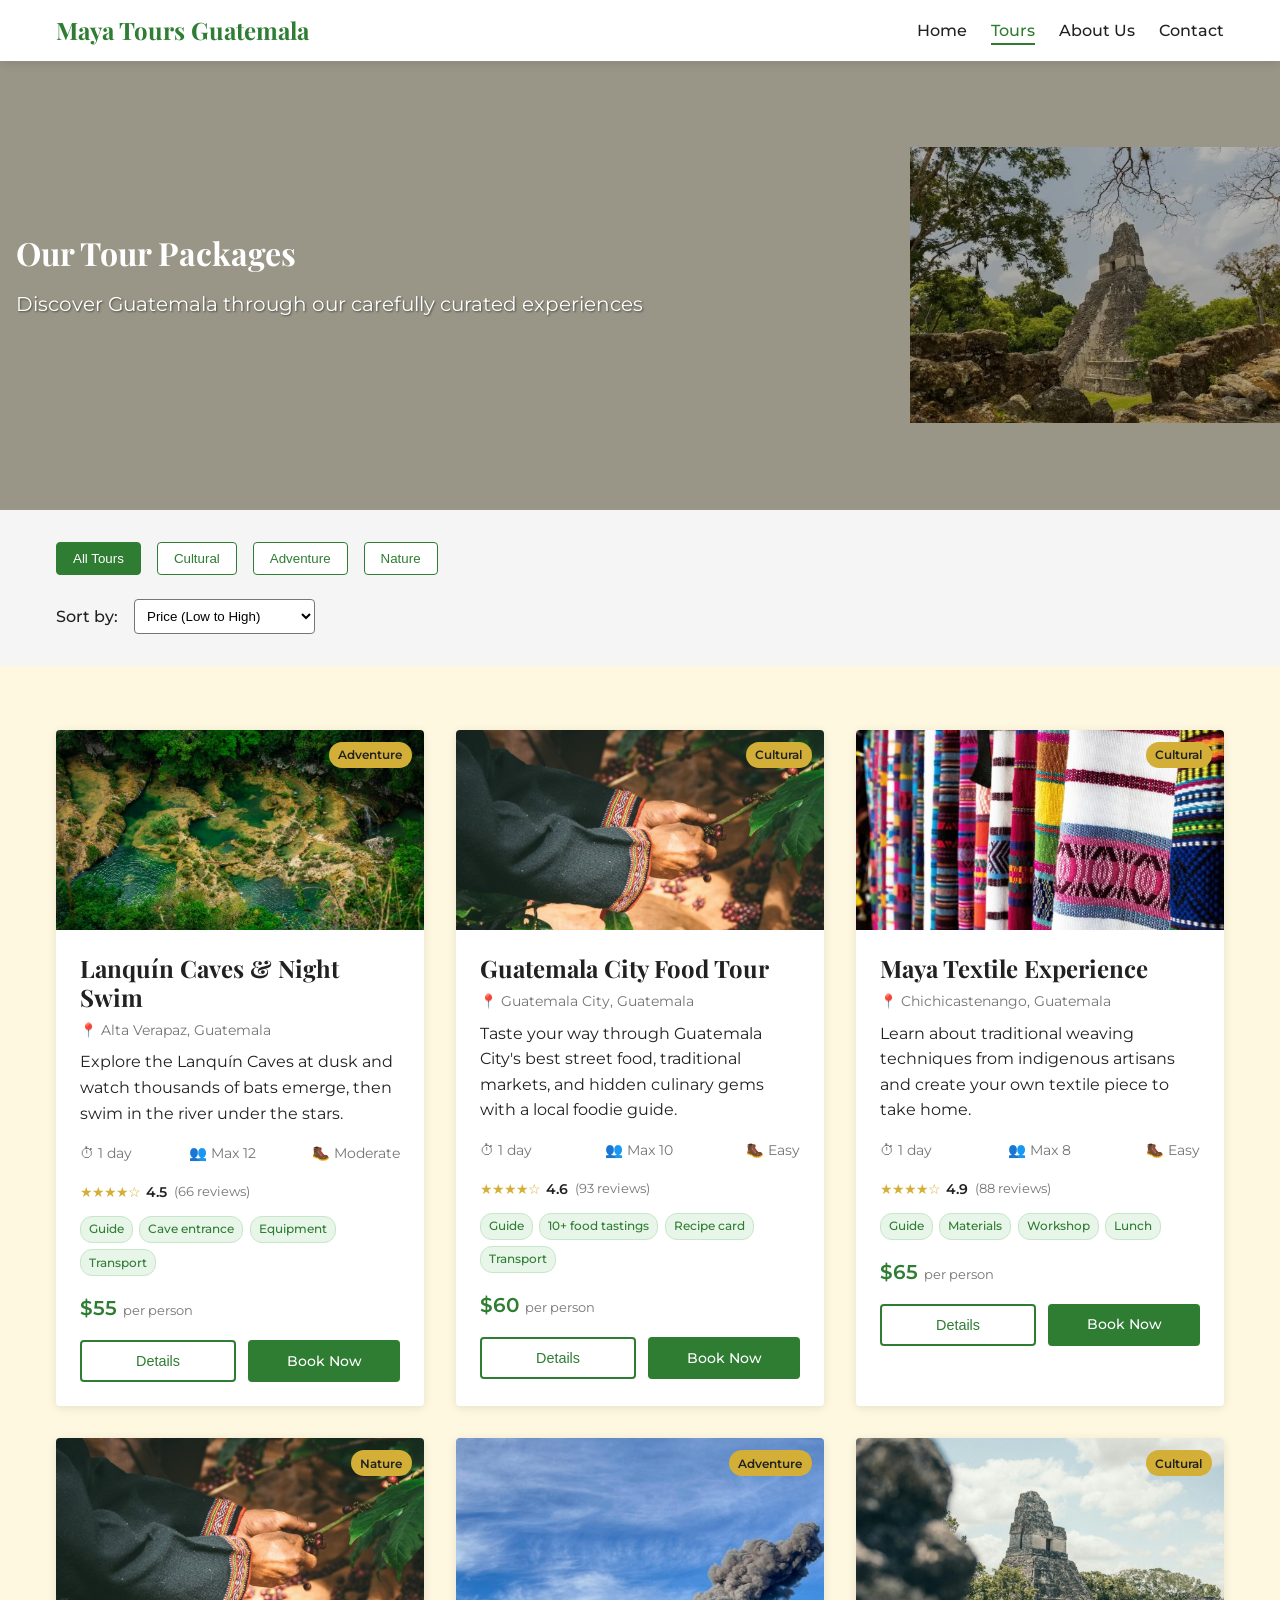
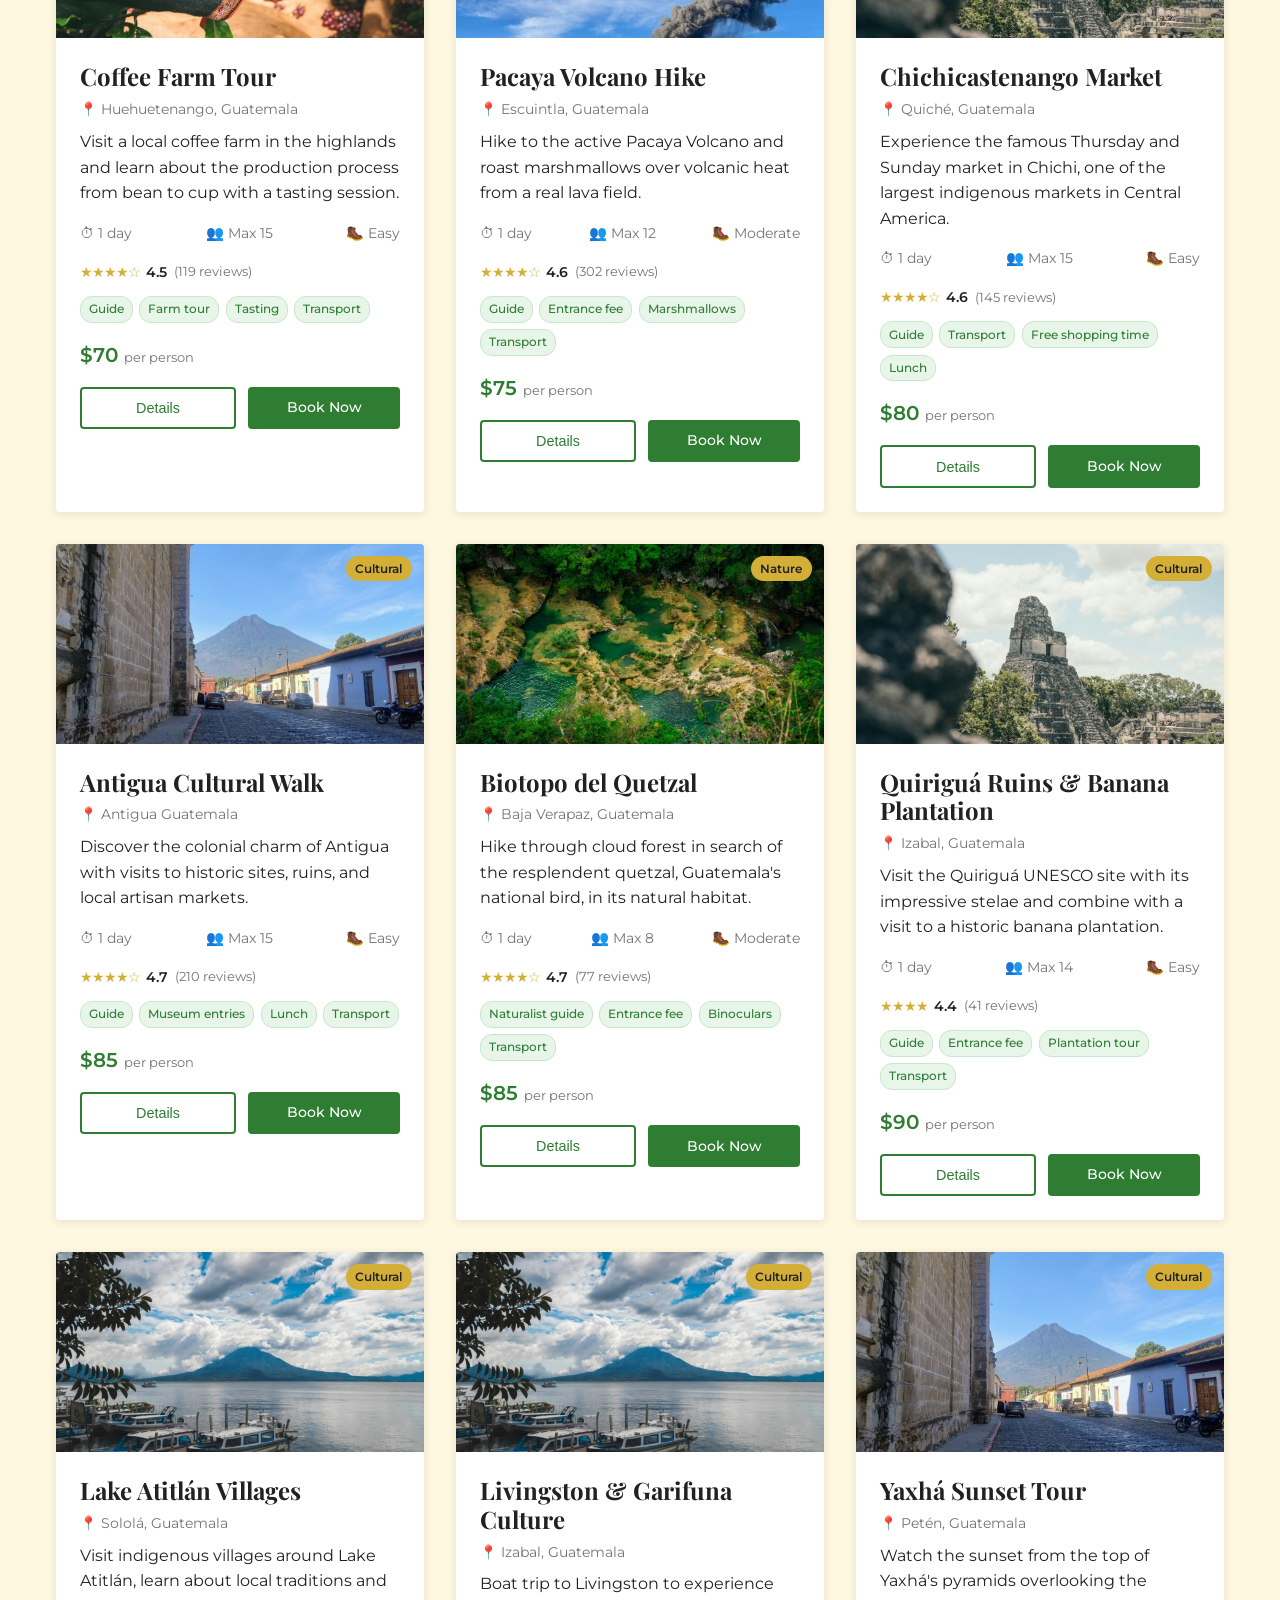
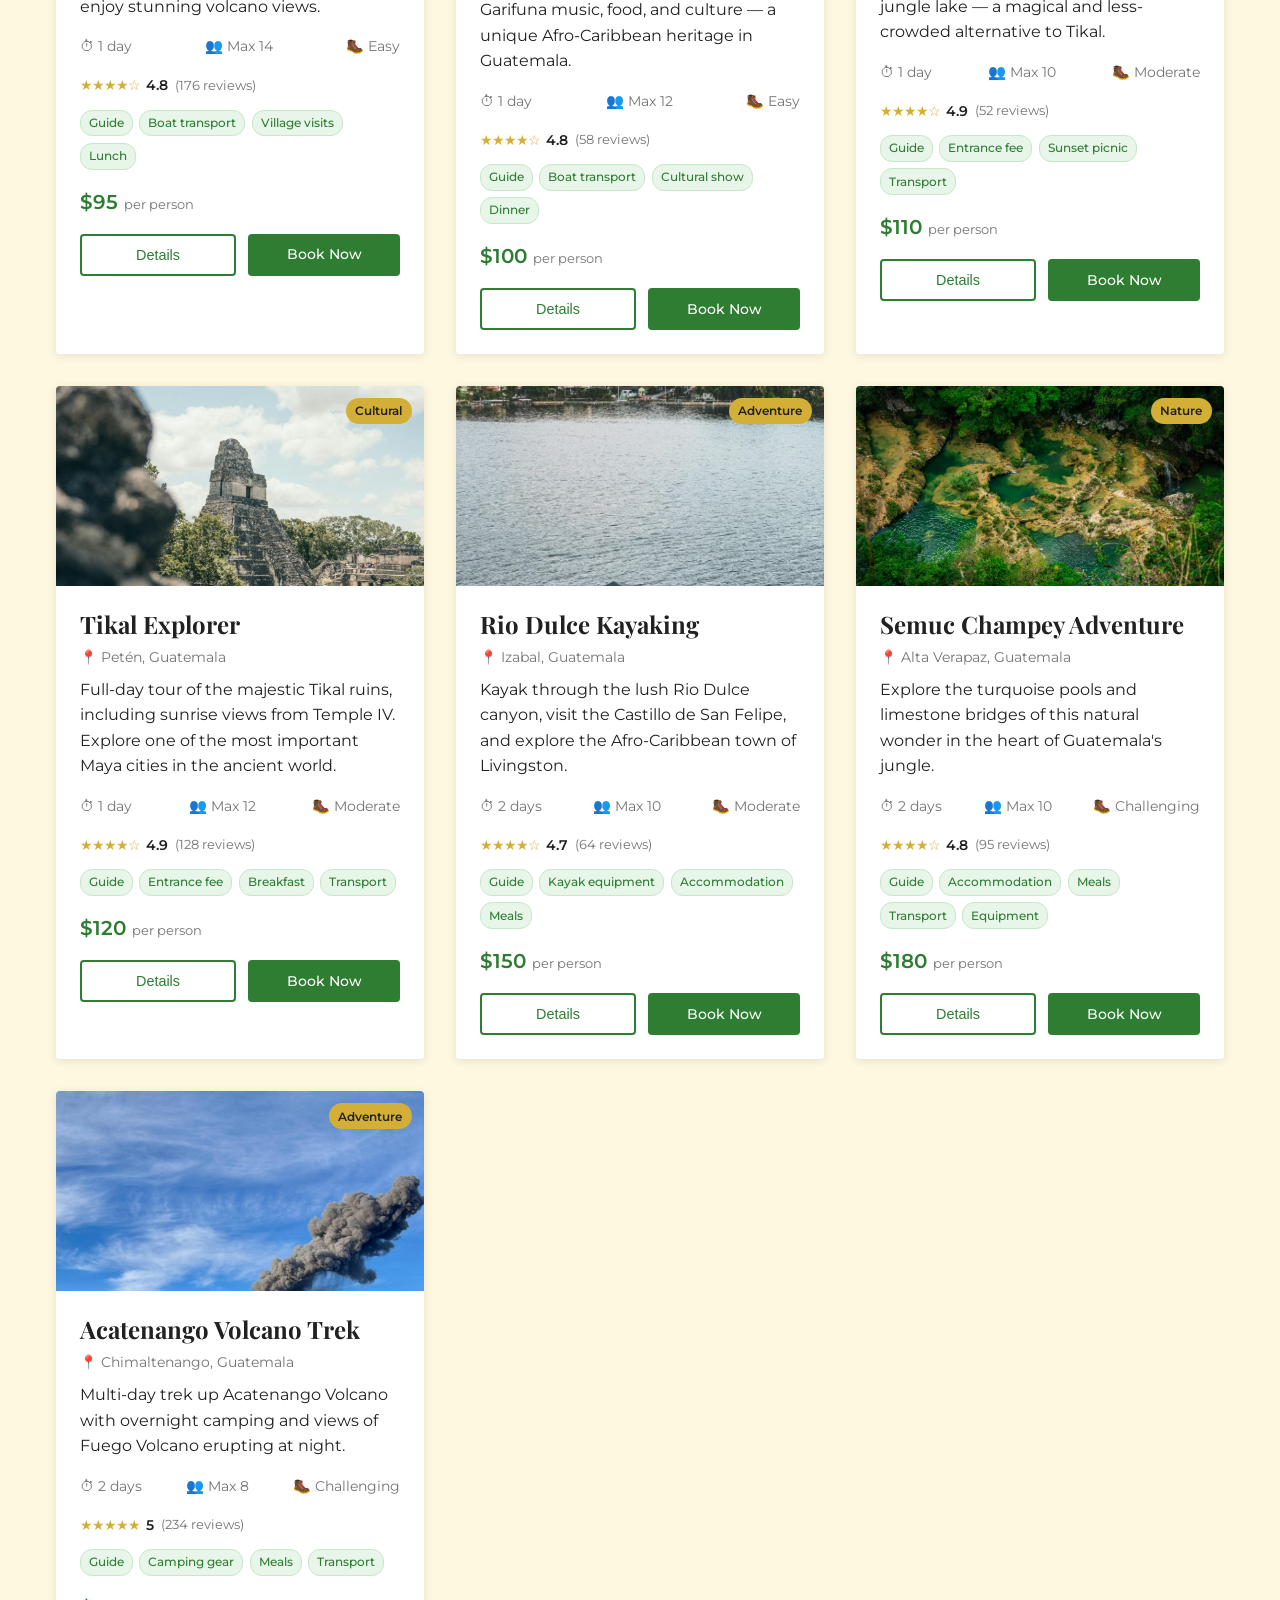
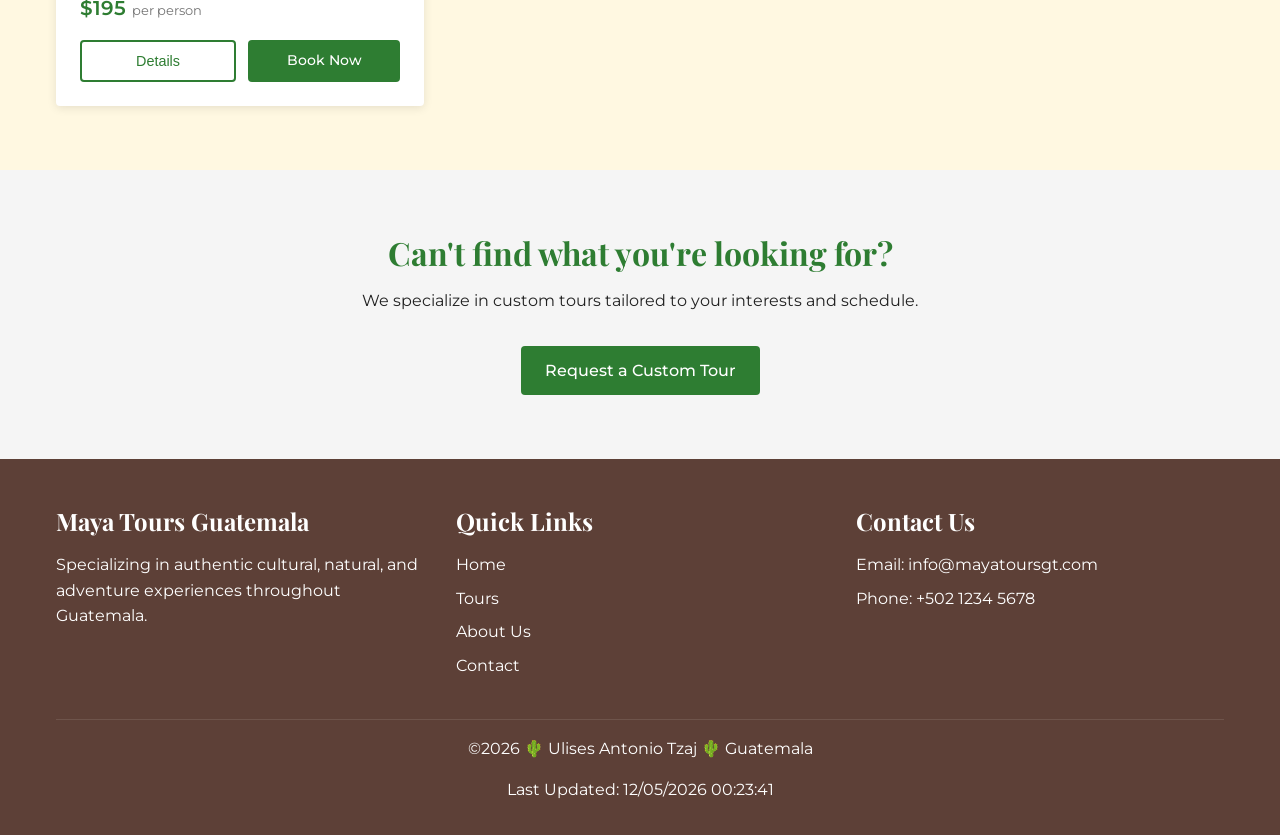
<file: finalproject/packages.html>
<!DOCTYPE html>
<html lang="en">
<head>
  <meta charset="UTF-8">
  <meta name="viewport" content="width=device-width, initial-scale=1.0">
  <meta name="description" content="Explore our tour packages to discover Guatemala's Maya heritage, nature, and adventure destinations.">
  <meta name="author" content="Ulises Tzaj">
  <title>Maya Tours Guatemala | Tour Packages</title>
  <meta property="og:type" content="website">
  <meta property="og:title" content="Maya Tours Guatemala | Tour Packages">
  <meta property="og:description" content="Browse 16+ authentic tour packages throughout Guatemala — cultural, adventure, and nature experiences.">
  <meta property="og:image" content="https://ulisest11.github.io/wdd231/finalproject/images/hero-tikal-desktop.webp">
  <meta property="og:url" content="https://mayatoursguatemala.com/packages.html">
  <meta name="twitter:card" content="summary_large_image">
  <meta name="twitter:title" content="Maya Tours Guatemala | Tour Packages">
  <meta name="twitter:description" content="Browse 16+ authentic tour packages throughout Guatemala.">
  <meta name="twitter:image" content="images/hero-tikal-desktop.webp">
  <link rel="preconnect" href="https://fonts.googleapis.com">
  <link rel="preconnect" href="https://fonts.gstatic.com" crossorigin>
  <link href="https://fonts.googleapis.com/css2?family=Montserrat:wght@400;500;600&family=Playfair+Display:wght@700;800&display=swap" rel="stylesheet">
  <link rel="stylesheet" href="styles/mayatours.css">
  <script type="module" src="scripts/app.js"></script>
  <link rel="icon" href="images/favicon.ico" type="image/x-icon">
</head>
<body>
  <header class="header">
    <div class="container">
      <div class="logo"><h1>Maya Tours Guatemala</h1></div>
      <button class="hamburger" aria-label="Menu" aria-expanded="false">
        <span></span><span></span><span></span>
      </button>
      <nav class="nav" aria-label="Main navigation">
        <ul>
          <li><a href="mayatours.html">Home</a></li>
          <li><a href="packages.html" class="active" aria-current="page">Tours</a></li>
          <li><a href="about.html">About Us</a></li>
          <li><a href="contact.html">Contact</a></li>
        </ul>
      </nav>
    </div>
  </header>
  <main>
    <section class="page-hero" aria-label="Page header">
      <div class="container">
        <h2>Our Tour Packages</h2>
        <p>Discover Guatemala through our carefully curated experiences</p>
      </div>
      <picture>
        <source media="(min-width: 768px)" srcset="images/hero-tikal-desktop.webp">
        <source media="(max-width: 767px)" srcset="images/hero-tikal-mobile.webp">
        <img src="images/hero-tikal-desktop.webp" alt="Tikal Mayan ruins at sunrise" class="lazy" loading="lazy">
      </picture>
    </section>

    <section class="tours-filter" aria-label="Filter and sort tours">
      <div class="container">
        <div class="filter-options" role="group" aria-label="Filter by category">
          <button class="filter-btn active" data-filter="all">All Tours</button>
          <button class="filter-btn" data-filter="cultural">Cultural</button>
          <button class="filter-btn" data-filter="adventure">Adventure</button>
          <button class="filter-btn" data-filter="nature">Nature</button>
        </div>
        <div class="sort-options">
          <label for="sort">Sort by:</label>
          <select id="sort" aria-label="Sort tours">
            <option value="price-asc">Price (Low to High)</option>
            <option value="price-desc">Price (High to Low)</option>
            <option value="duration-asc">Duration (Short to Long)</option>
            <option value="duration-desc">Duration (Long to Short)</option>
            <option value="rating-desc">Top Rated</option>
          </select>
        </div>
      </div>
    </section>

    <section class="all-tours">
      <h2 class="visually-hidden">All Tours</h2>
      <div class="container">
        <div class="tours-grid" id="allTours" aria-live="polite">
          <p class="loading-text">Loading tours…</p>
        </div>
      </div>
    </section>

    <section class="cta-section">
      <div class="container">
        <h2>Can't find what you're looking for?</h2>
        <p>We specialize in custom tours tailored to your interests and schedule.</p>
        <a href="contact.html" class="btn">Request a Custom Tour</a>
      </div>
    </section>
  </main>

  <footer class="footer">
    <div class="container">
      <div class="footer-content">
        <div class="footer-about">
          <h3>Maya Tours Guatemala</h3>
          <p>Specializing in authentic cultural, natural, and adventure experiences throughout Guatemala.</p>
        </div>
        <div class="footer-links">
          <h3>Quick Links</h3>
          <ul>
            <li><a href="mayatours.html">Home</a></li>
            <li><a href="packages.html">Tours</a></li>
            <li><a href="about.html">About Us</a></li>
            <li><a href="contact.html">Contact</a></li>
          </ul>
        </div>
        <div class="footer-contact">
          <h3>Contact Us</h3>
          <p>Email: info@mayatoursgt.com</p>
          <p>Phone: +502 1234 5678</p>
        </div>
      </div>
      <div class="footer-bottom">
        <p>©2025 🌵 Ulises Antonio Tzaj 🌵 Guatemala</p>
        <p>Last Updated: <span id="last-updated"></span></p>
      </div>
    </div>
  </footer>

</body>
</html>
</file>
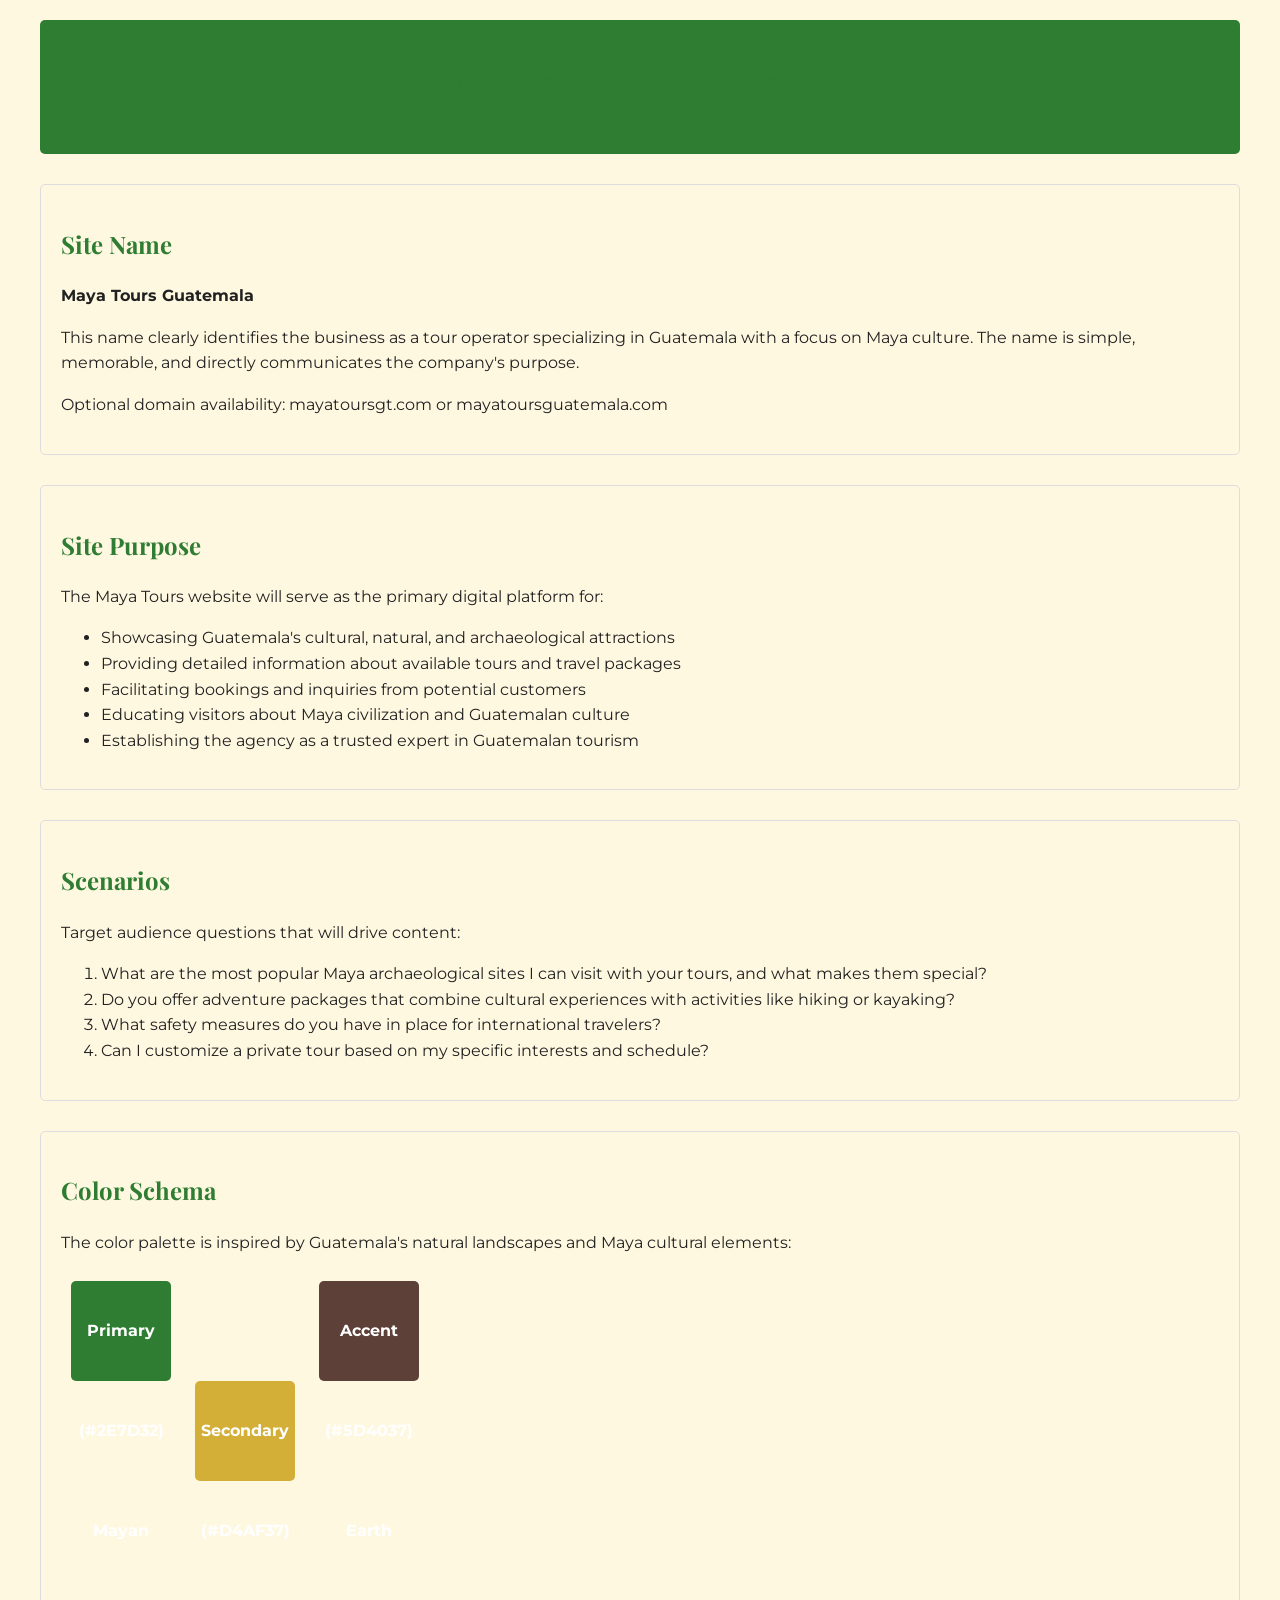
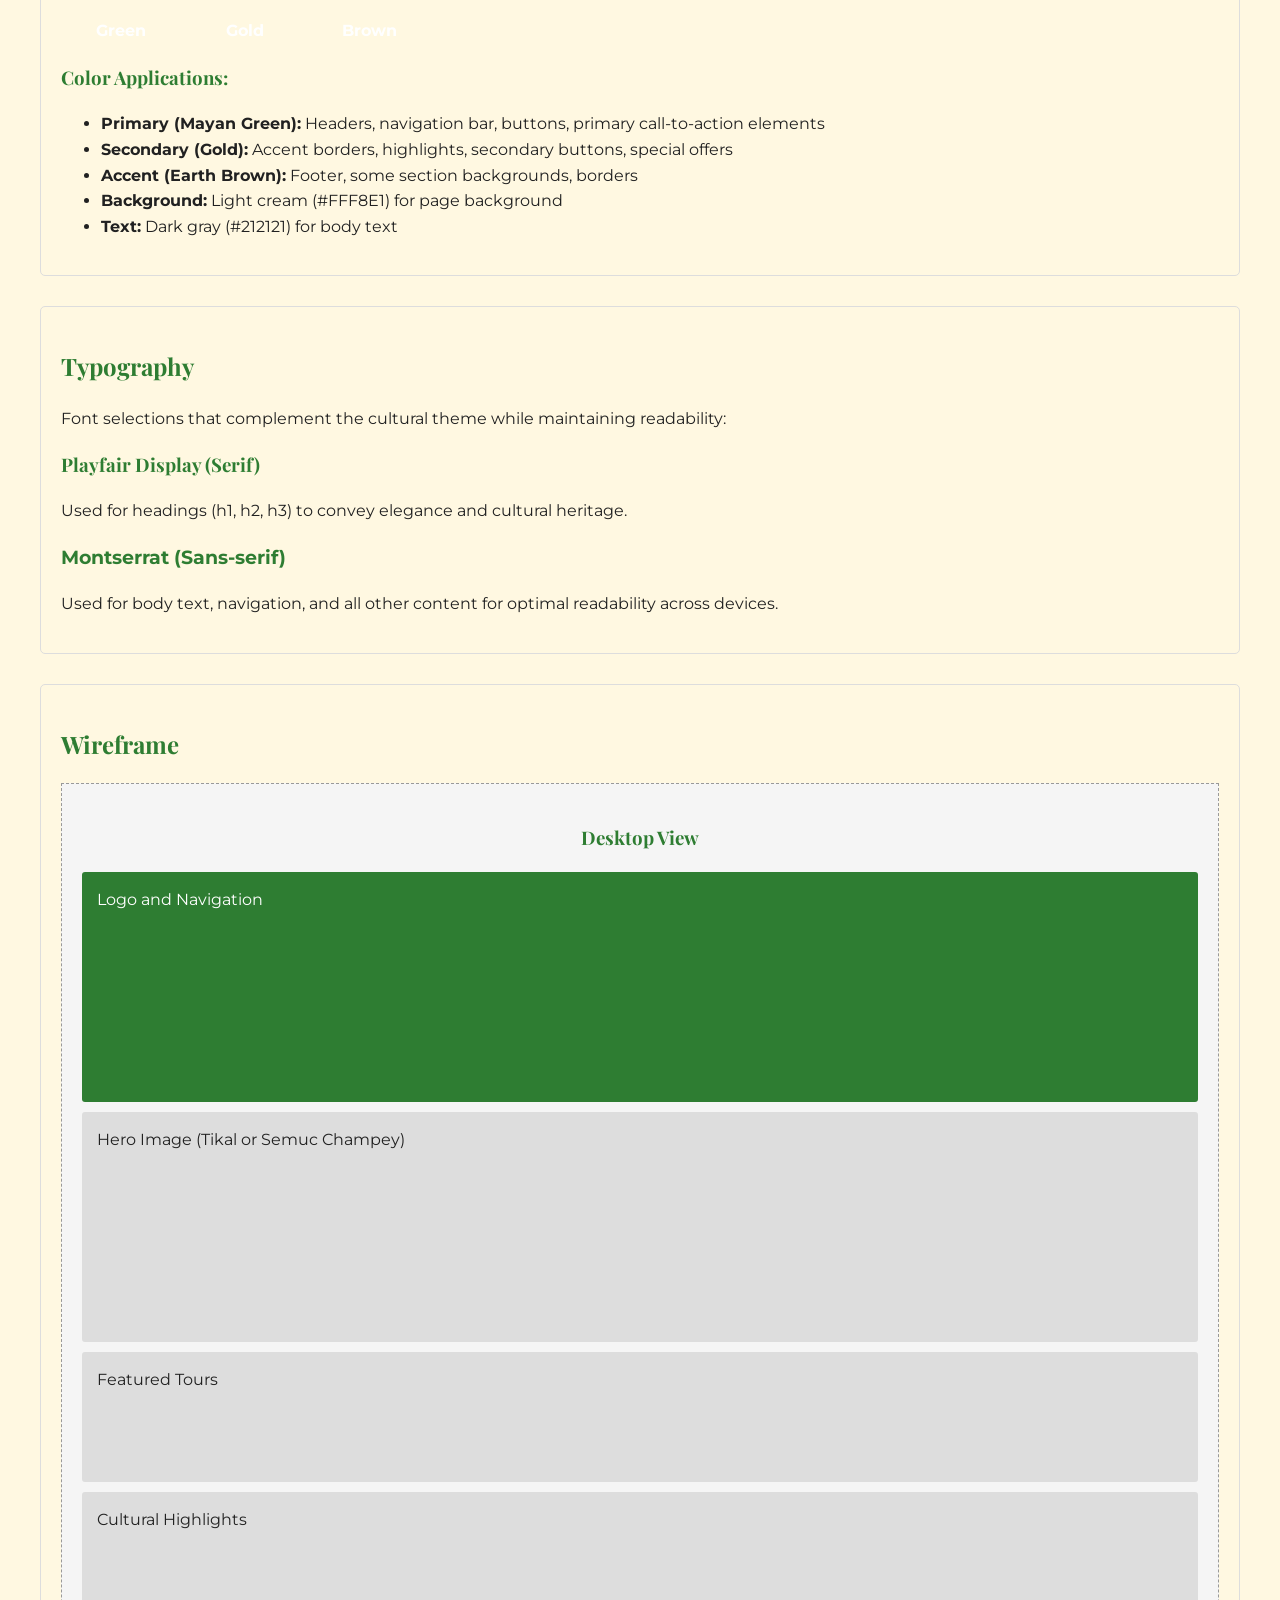
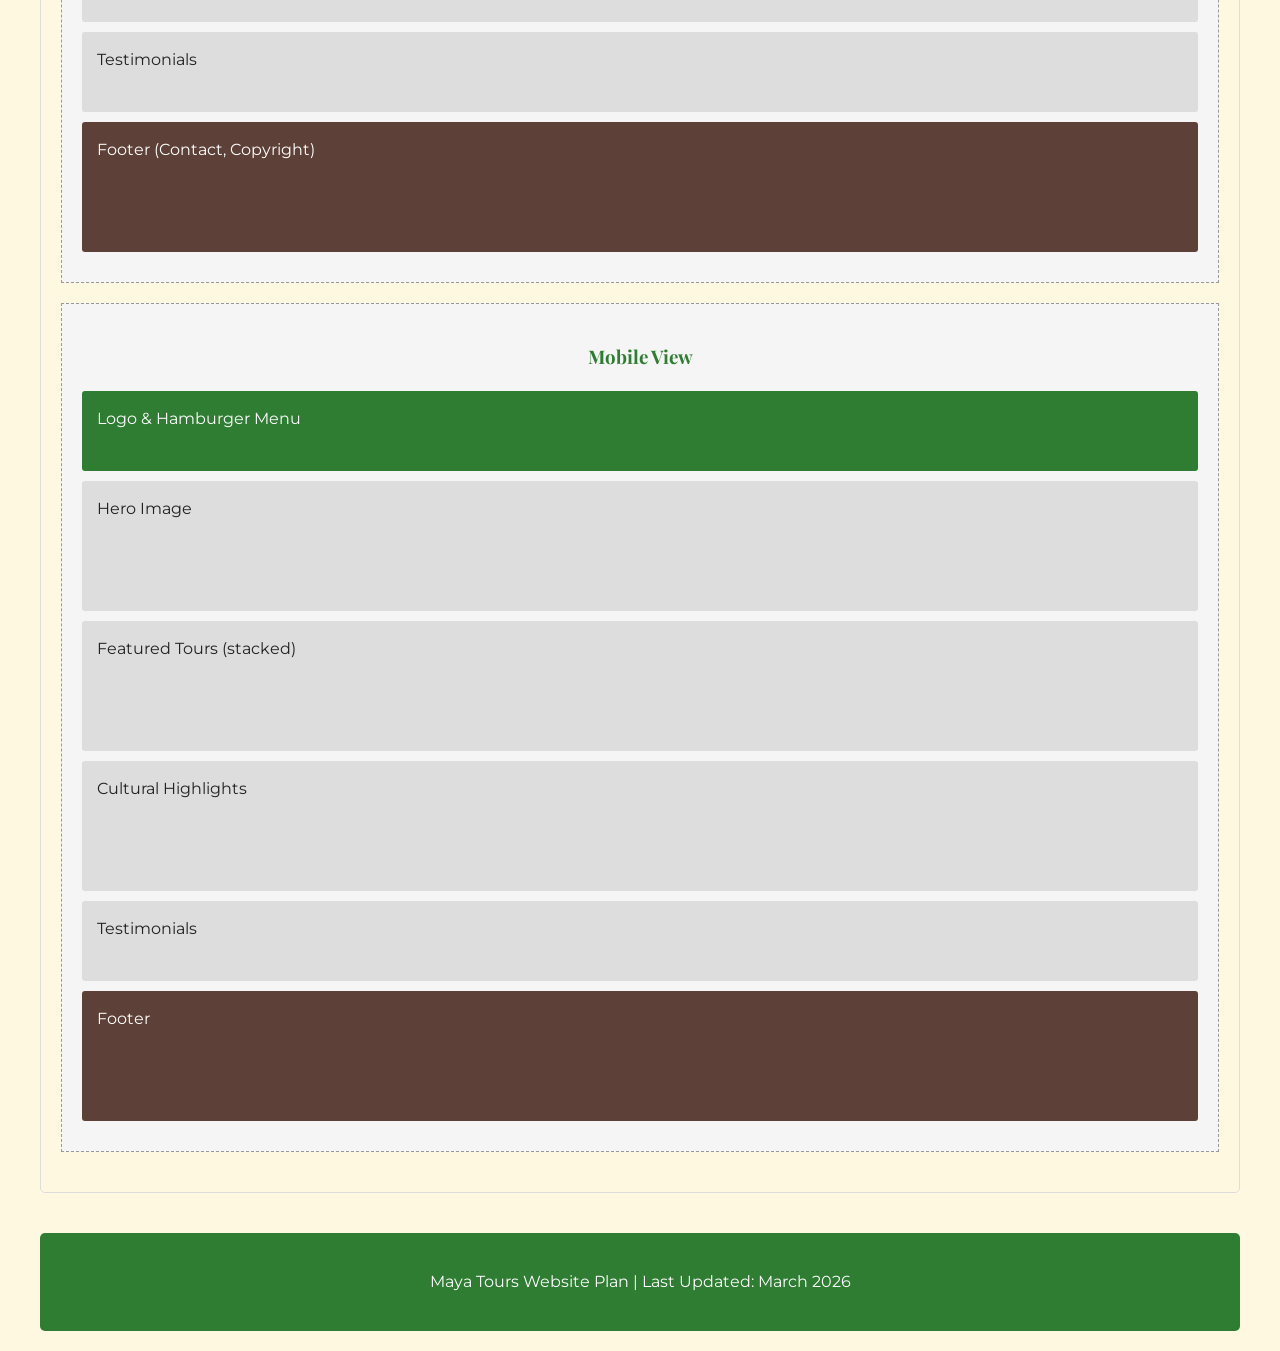
<file: project/siteplan.html>
<!DOCTYPE html>
<html lang="en">

<head>
    <meta charset="UTF-8">
    <meta name="viewport" content="width=device-width, initial-scale=1.0">
    <title>Maya Tours Website Plan</title>
    <style>
        /* Color Schema */
        :root {
            --primary: #2E7D32;
            /* Mayan green */
            --secondary: #D4AF37;
            /* Gold */
            --accent: #5D4037;
            /* Earth brown */
            --text: #212121;
            --background: #FFF8E1;
        }

        body {
            font-family: 'Montserrat', sans-serif;
            color: var(--text);
            background-color: var(--background);
            line-height: 1.6;
            max-width: 1200px;
            margin: 0 auto;
            padding: 20px;
        }

        h1,
        h2,
        h3 {
            font-family: 'Playfair Display', serif;
            color: var(--primary);
        }

        header {
            background-color: var(--primary);
            color: white;
            padding: 20px;
            text-align: center;
            border-radius: 5px;
            margin-bottom: 30px;
        }

        section {
            margin-bottom: 30px;
            padding: 20px;
            border: 1px solid #ddd;
            border-radius: 5px;
        }

        .color-swatch {
            display: inline-block;
            width: 100px;
            height: 100px;
            margin: 10px;
            border-radius: 5px;
            text-align: center;
            line-height: 100px;
            color: white;
            font-weight: bold;
        }

        .wireframe {
            background-color: #f5f5f5;
            padding: 20px;
            border: 1px dashed #999;
            margin: 20px 0;
        }

        .wireframe h3 {
            text-align: center;
        }

        .wireframe-box {
            background-color: #ddd;
            padding: 15px;
            margin: 10px 0;
            border-radius: 3px;
        }

        .wireframe-box.small {
            height: 50px;
        }

        .wireframe-box.medium {
            height: 100px;
        }

        .wireframe-box.large {
            height: 200px;
        }

        footer {
            text-align: center;
            margin-top: 40px;
            padding: 20px;
            background-color: var(--primary);
            color: white;
            border-radius: 5px;
        }
    </style>
    <link
        href="https://fonts.googleapis.com/css2?family=Montserrat:wght@400;500&family=Playfair+Display:wght@700&display=swap"
        rel="stylesheet">
</head>

<body>
    <header>
        <h1>Maya Tours Website Plan</h1>
    </header>

    <section id="site-name">
        <h2>Site Name</h2>
        <p><strong>Maya Tours Guatemala</strong></p>
        <p>This name clearly identifies the business as a tour operator specializing in Guatemala with a focus on Maya
            culture. The name is simple, memorable, and directly communicates the company's purpose.</p>
        <p>Optional domain availability: mayatoursgt.com or mayatoursguatemala.com</p>
    </section>

    <section id="site-purpose">
        <h2>Site Purpose</h2>
        <p>The Maya Tours website will serve as the primary digital platform for:</p>
        <ul>
            <li>Showcasing Guatemala's cultural, natural, and archaeological attractions</li>
            <li>Providing detailed information about available tours and travel packages</li>
            <li>Facilitating bookings and inquiries from potential customers</li>
            <li>Educating visitors about Maya civilization and Guatemalan culture</li>
            <li>Establishing the agency as a trusted expert in Guatemalan tourism</li>
        </ul>
    </section>

    <section id="scenarios">
        <h2>Scenarios</h2>
        <p>Target audience questions that will drive content:</p>
        <ol>
            <li>What are the most popular Maya archaeological sites I can visit with your tours, and what makes them
                special?</li>
            <li>Do you offer adventure packages that combine cultural experiences with activities like hiking or
                kayaking?</li>
            <li>What safety measures do you have in place for international travelers?</li>
            <li>Can I customize a private tour based on my specific interests and schedule?</li>
        </ol>
    </section>

    <section id="color-schema">
        <h2>Color Schema</h2>
        <p>The color palette is inspired by Guatemala's natural landscapes and Maya cultural elements:</p>

        <div>
            <div class="color-swatch" style="background-color: #2E7D32;">Primary (#2E7D32)<br>Mayan Green</div>
            <div class="color-swatch" style="background-color: #D4AF37;">Secondary (#D4AF37)<br>Gold</div>
            <div class="color-swatch" style="background-color: #5D4037;">Accent (#5D4037)<br>Earth Brown</div>
        </div>

        <h3>Color Applications:</h3>
        <ul>
            <li><strong>Primary (Mayan Green):</strong> Headers, navigation bar, buttons, primary call-to-action
                elements</li>
            <li><strong>Secondary (Gold):</strong> Accent borders, highlights, secondary buttons, special offers</li>
            <li><strong>Accent (Earth Brown):</strong> Footer, some section backgrounds, borders</li>
            <li><strong>Background:</strong> Light cream (#FFF8E1) for page background</li>
            <li><strong>Text:</strong> Dark gray (#212121) for body text</li>
        </ul>
    </section>

    <section id="typography">
        <h2>Typography</h2>
        <p>Font selections that complement the cultural theme while maintaining readability:</p>

        <h3 style="font-family: 'Playfair Display', serif;">Playfair Display (Serif)</h3>
        <p>Used for headings (h1, h2, h3) to convey elegance and cultural heritage.</p>

        <h3 style="font-family: 'Montserrat', sans-serif;">Montserrat (Sans-serif)</h3>
        <p>Used for body text, navigation, and all other content for optimal readability across devices.</p>
    </section>

    <section id="wireframe">
        <h2>Wireframe</h2>

        <div class="wireframe">
            <h3>Desktop View</h3>
            <div class="wireframe-box large" style="background-color: var(--primary); color: white;">Logo and Navigation
            </div>
            <div class="wireframe-box large" style="background-color: #ddd;">Hero Image (Tikal or Semuc Champey)</div>
            <div class="wireframe-box medium">Featured Tours</div>
            <div class="wireframe-box medium">Cultural Highlights</div>
            <div class="wireframe-box small">Testimonials</div>
            <div class="wireframe-box medium" style="background-color: var(--accent); color: white;">Footer (Contact,
                Copyright)</div>
        </div>

        <div class="wireframe">
            <h3>Mobile View</h3>
            <div class="wireframe-box small" style="background-color: var(--primary); color: white;">Logo & Hamburger
                Menu</div>
            <div class="wireframe-box medium">Hero Image</div>
            <div class="wireframe-box medium">Featured Tours (stacked)</div>
            <div class="wireframe-box medium">Cultural Highlights</div>
            <div class="wireframe-box small">Testimonials</div>
            <div class="wireframe-box medium" style="background-color: var(--accent); color: white;">Footer</div>
        </div>
    </section>

    <footer>
        <p>Maya Tours Website Plan | Last Updated: March 2026</p>
    </footer>
</body>

</html>
</file>
<file: styles/home.css>
/* =============================================
   CSS Custom Properties (Color Scheme)
   ============================================= */
:root {
    --clr-bg: #f5f7fa;
    --clr-surface: #ffffff;
    --clr-primary: #0a1628;
    --clr-accent: #1a6fff;
    --clr-accent-hover: #0050d0;
    --clr-text: #1e293b;
    --clr-text-muted: #64748b;
    --clr-border: #e2e8f0;
    --clr-completed: #0a1628;
    --clr-completed-text: #ffffff;
    --clr-incomplete: #e2e8f0;
    --clr-incomplete-text: #475569;
    --clr-nav-bg: #0a1628;
    --clr-nav-text: #f1f5f9;
    --clr-nav-hover: #1a6fff;
    --clr-header-bg: #0a1628;
    --clr-header-text: #f1f5f9;
    --clr-footer-bg: #0a1628;
    --clr-footer-text: #f1f5f9;
    --clr-card-shadow: rgba(10, 22, 40, 0.10);
    --radius: 10px;
    --transition: 0.22s ease;
    --font-heading: 'Montserrat', sans-serif;
    --font-body: 'Roboto', sans-serif;
}

/* =============================================
   Reset & Base
   ============================================= */
*,
*::before,
*::after {
    box-sizing: border-box;
    margin: 0;
    padding: 0;
}

html {
    scroll-behavior: smooth;
}

body {
    font-family: var(--font-body);
    background-color: var(--clr-bg);
    color: var(--clr-text);
    min-width: 320px;
    line-height: 1.6;
}

/* =============================================
   HEADER
   ============================================= */
header {
    background-color: var(--clr-header-bg);
    color: var(--clr-header-text);
    padding: 0 1.25rem;
    position: sticky;
    top: 0;
    z-index: 100;
    box-shadow: 0 2px 12px rgba(10, 22, 40, 0.18);
}

.header-inner {
    max-width: 1100px;
    margin: 0 auto;
    display: flex;
    align-items: center;
    justify-content: space-between;
    height: 64px;
}

.logo-area {
    display: flex;
    align-items: center;
    gap: 0.65rem;
    text-decoration: none;
}

.site-logo {
    width: 36px;
    height: 36px;
    filter: invert(1) brightness(2);
}

.site-name {
    font-family: var(--font-heading);
    font-size: 1.2rem;
    font-weight: 700;
    color: var(--clr-header-text);
    letter-spacing: 0.03em;
}

/* Hamburger */
.hamburger {
    display: none;
    flex-direction: column;
    justify-content: center;
    gap: 5px;
    background: none;
    border: none;
    cursor: pointer;
    padding: 6px;
    border-radius: 6px;
    transition: background var(--transition);
}

.hamburger:hover {
    background: rgba(255, 255, 255, 0.08);
}

.hamburger span {
    display: block;
    width: 26px;
    height: 2.5px;
    background: var(--clr-header-text);
    border-radius: 2px;
    transition: transform var(--transition), opacity var(--transition);
}

/* Hamburger animation when open */
.hamburger.open span:nth-child(1) {
    transform: translateY(7.5px) rotate(45deg);
}

.hamburger.open span:nth-child(2) {
    opacity: 0;
}

.hamburger.open span:nth-child(3) {
    transform: translateY(-7.5px) rotate(-45deg);
}

/* =============================================
   NAV
   ============================================= */
nav#main-nav {
    background-color: var(--clr-nav-bg);
    border-top: 1px solid rgba(255, 255, 255, 0.07);
}

nav#main-nav ul {
    list-style: none;
    display: flex;
    flex-direction: row;
    max-width: 1100px;
    margin: 0 auto;
    padding: 0 1.25rem;
}

nav#main-nav ul li a {
    display: block;
    font-family: var(--font-heading);
    font-size: 0.9rem;
    font-weight: 500;
    color: var(--clr-nav-text);
    text-decoration: none;
    padding: 0.75rem 1.1rem;
    position: relative;
    transition: color var(--transition);
    letter-spacing: 0.04em;
    text-transform: uppercase;
}

nav#main-nav ul li a::after {
    content: '';
    position: absolute;
    bottom: 0;
    left: 50%;
    transform: translateX(-50%);
    width: 0;
    height: 2.5px;
    background-color: var(--clr-accent);
    border-radius: 2px;
    transition: width var(--transition);
}

nav#main-nav ul li a:hover,
nav#main-nav ul li a.active {
    color: var(--clr-accent);
}

nav#main-nav ul li a:hover::after,
nav#main-nav ul li a.active::after {
    width: 60%;
}

/* =============================================
   MAIN
   ============================================= */
main {
    max-width: 1100px;
    margin: 2rem auto;
    padding: 0 1.25rem;
}

main h1 {
    font-family: var(--font-heading);
    font-size: 2rem;
    font-weight: 700;
    color: var(--clr-primary);
    margin-bottom: 1.5rem;
    letter-spacing: -0.01em;
}

/* =============================================
   CARD
   ============================================= */
.card {
    background: var(--clr-surface);
    border-radius: var(--radius);
    box-shadow: 0 2px 16px var(--clr-card-shadow);
    border: 1px solid var(--clr-border);
    overflow: hidden;
}

.card h2 {
    font-family: var(--font-heading);
    font-size: 1rem;
    font-weight: 700;
    text-transform: uppercase;
    letter-spacing: 0.08em;
    background-color: var(--clr-primary);
    color: #fff;
    padding: 0.7rem 1.2rem;
}

/* =============================================
   MAIN GRID (About + Photo)
   ============================================= */
.main-grid {
    display: grid;
    grid-template-columns: 1fr 1fr;
    gap: 1.5rem;
    margin-bottom: 1.5rem;
}

/* About */
.about-section p {
    padding: 1.25rem 1.2rem;
    font-size: 0.97rem;
    color: var(--clr-text);
    line-height: 1.75;
}

/* Photo */
.photo-section {
    display: flex;
    flex-direction: column;
    overflow: hidden;
}

.student-photo {
    width: 40%;
    height: 240px !important;
    max-height: 240px !important;
    object-fit: cover;
    object-position: top center;
    display: block;
    margin: 1rem auto;
    border-radius: 8px;
}

/* =============================================
   COURSES SECTION
   ============================================= */
.courses-section {
    margin-bottom: 2rem;
}

/* Filter Buttons */
.filter-buttons {
    display: grid;
    grid-template-columns: repeat(3, 1fr);
    gap: 0.75rem;
    padding: 1.1rem 1.2rem 0.5rem;
}

.filter-btn {
    font-family: var(--font-heading);
    font-size: 0.82rem;
    font-weight: 600;
    letter-spacing: 0.06em;
    text-transform: uppercase;
    padding: 0.5rem 1.5rem;
    border: 2px solid var(--clr-primary);
    background: transparent;
    color: var(--clr-primary);
    border-radius: 6px;
    cursor: pointer;
    transition: background var(--transition), color var(--transition);
}

.filter-btn:hover,
.filter-btn.active {
    background-color: var(--clr-primary);
    color: #fff;
}

/* Courses Grid */
.courses-grid {
    display: grid;
    grid-template-columns: repeat(3, 1fr);
    gap: 0.7rem;
    padding: 0.75rem 1.2rem;
}

.course-card {
    font-family: var(--font-heading);
    font-size: 0.85rem;
    font-weight: 600;
    letter-spacing: 0.04em;
    padding: 0.7rem 1rem;
    border-radius: 6px;
    border: 2px solid transparent;
    cursor: default;
    transition: transform var(--transition);
    text-align: center;
    width: 100%;
}
.course-card:hover {
    transform: translateY(-2px);
}

/* Completed = light gray, no prominent color */
.course-card.completed {
    background-color: #e8ecf0;
    color: #475569;
    border-color: #cbd5e1;
}

/* Incomplete = dark blue accent, stands out with color */
.course-card.incomplete {
    background-color: var(--clr-primary);
    color: #ffffff;
    border-color: var(--clr-primary);
}

/* Credits */
.credits-total {
    padding: 0.6rem 1.2rem 1.1rem;
    font-size: 0.9rem;
    color: var(--clr-text-muted);
    text-align: center;
}

.credits-total strong {
    color: var(--clr-accent);
}

/* =============================================
   FOOTER
   ============================================= */
footer {
    background-color: var(--clr-footer-bg);
    color: var(--clr-footer-text);
    text-align: center;
    padding: 2rem 1.25rem 1.5rem;
    margin-top: 2rem;
}

.social-links {
    display: flex;
    justify-content: center;
    gap: 1.2rem;
    margin-bottom: 1rem;
}

.social-links a {
    display: flex;
    align-items: center;
    justify-content: center;
    width: 40px;
    height: 40px;
    border-radius: 50%;
    background: rgba(255, 255, 255, 0.08);
    border: 1px solid rgba(255, 255, 255, 0.15);
    transition: background var(--transition), transform var(--transition);
}

.social-links a:hover {
    background: var(--clr-accent);
    transform: translateY(-3px);
}

.social-links img {
    width: 20px;
    height: 20px;
    filter: invert(1) brightness(2);
}

.footer-copy {
    font-size: 0.88rem;
    color: rgba(241, 245, 249, 0.85);
    margin-bottom: 0.4rem;
    font-family: var(--font-body);
}

footer p {
    font-size: 0.88rem;
    color: rgba(241, 245, 249, 0.85);
    margin-bottom: 0.35rem;
    font-family: var(--font-body);
}

footer p span {
    color: rgba(241, 245, 249, 0.85);
}

.last-modified {
    font-size: 0.78rem;
    color: rgba(241, 245, 249, 0.55);
    font-family: var(--font-body);
}

/* =============================================
   RESPONSIVE – Small screens (≤768px)
   ============================================= */
@media (max-width: 768px) {

    /* Show hamburger */
    .hamburger {
        display: flex;
    }

    /* Nav hidden by default on mobile */
    nav#main-nav {
        display: none;
    }

    nav#main-nav.open {
        display: block;
    }

    nav#main-nav ul {
        flex-direction: column;
        padding: 0.5rem 0;
    }

    nav#main-nav ul li a {
        padding: 0.85rem 1.5rem;
        border-bottom: 1px solid rgba(255, 255, 255, 0.06);
    }

    nav#main-nav ul li a::after {
        display: none;
    }

    nav#main-nav ul li a:hover,
    nav#main-nav ul li a.active {
        background: rgba(26, 111, 255, 0.12);
        color: var(--clr-accent);
    }

    /* Stack main grid */
    .main-grid {
        grid-template-columns: 1fr;
    }

    .student-photo {
        height: 220px;
    }

    main h1 {
        font-size: 1.6rem;
    }
}

@media (max-width: 480px) {
    .filter-buttons {
        gap: 0.5rem;
    }

    .filter-btn {
        padding: 0.45rem 1rem;
        font-size: 0.78rem;
    }

    main h1 {
        font-size: 1.35rem;
    }
}
</file>
<file: styles/home-large.css>
@media (min-width: 769px) {

    .hamburger {
        display: none;
    }

    nav#main-nav {
        display: block;
    }

    nav#main-nav ul {
        flex-direction: row;
    }

    .main-grid {
        grid-template-columns: 1fr 1fr;
    }

    .student-photo {
        width: 30%;
        height: 180px !important;
        max-height: 180px !important;
        margin: 1rem auto;
        border-radius: 8px;
    }

    main h1 {
        font-size: 2rem;
    }
}
</file>
<file: chamber/styles/directory.css>
/* ===================================================
   PANAJACHEL CHAMBER — directory.css
   Mobile-first base styles
   =================================================== */

:root {
  --primary:      #0a1628;
  --accent:       #1a6fff;
  --accent-hover: #0050d0;
  --bg:           #f5f7fa;
  --bg-card:      #ffffff;
  --text:         #1e293b;
  --text-muted:   #64748b;
  --text-light:   #f1f5f9;
  --border:       #e2e8f0;
  --shadow-sm:    0 2px 8px rgba(10,22,40,0.08);
  --shadow-md:    0 4px 18px rgba(10,22,40,0.14);
  --radius:       10px;
  --transition:   0.22s ease;
  --nav-height:   64px;
  --gold:         #d4ac0d;
  --silver:       #7f8c8d;
  --member:       #2980b9;
}

*, *::before, *::after { box-sizing: border-box; margin: 0; padding: 0; }
html { scroll-behavior: smooth; }

body {
  font-family: 'Nunito', sans-serif;
  background: var(--bg);
  color: var(--text);
  font-size: 16px;
  line-height: 1.6;
  min-width: 320px;
}

img { max-width: 100%; height: auto; display: block; }
a { color: var(--accent); text-decoration: none; }
a:hover { color: var(--accent-hover); text-decoration: underline; }

/* === HEADER === */
.site-header {
  background: var(--primary);
  position: sticky;
  top: 0;
  z-index: 100;
  box-shadow: 0 2px 12px rgba(10,22,40,0.18);
}

.header-inner {
  max-width: 1100px;
  margin: 0 auto;
  display: flex;
  align-items: center;
  justify-content: space-between;
  height: var(--nav-height);
  padding: 0 1.25rem;
}

.logo-area {
  display: flex;
  align-items: center;
  gap: 0.65rem;
  flex-shrink: 0;
}

.logo-img { width: 38px; height: 38px; border-radius: 50%; }

.logo-text { display: flex; flex-direction: column; line-height: 1.15; }

.logo-title {
  font-family: 'Playfair Display', serif;
  font-size: 1rem;
  font-weight: 700;
  color: var(--text-light);
}

.logo-subtitle {
  font-size: 0.6rem;
  color: rgba(241,245,249,0.7);
  text-transform: uppercase;
  letter-spacing: 0.08em;
}

/* === HAMBURGER — mobile only === */
.nav-toggle {
  display: flex;
  flex-direction: column;
  gap: 5px;
  background: none;
  border: none;
  cursor: pointer;
  padding: 6px;
  border-radius: 6px;
  transition: background var(--transition);
}
.nav-toggle:hover { background: rgba(255,255,255,0.08); }

.hamburger {
  display: block;
  width: 26px;
  height: 2.5px;
  background: var(--text-light);
  border-radius: 2px;
  transition: transform var(--transition), opacity var(--transition);
}
.nav-toggle[aria-expanded="true"] .hamburger:nth-child(1) { transform: translateY(7.5px) rotate(45deg); }
.nav-toggle[aria-expanded="true"] .hamburger:nth-child(2) { opacity: 0; }
.nav-toggle[aria-expanded="true"] .hamburger:nth-child(3) { transform: translateY(-7.5px) rotate(-45deg); }

/* === NAV — hidden on mobile === */
.main-nav {
  display: none;
  position: absolute;
  top: var(--nav-height);
  left: 0; right: 0;
  background: var(--primary);
  padding: 0.5rem 1.25rem 1rem;
  box-shadow: 0 4px 12px rgba(0,0,0,0.2);
}
.main-nav.open { display: block; }

.main-nav ul {
  list-style: none;
  display: flex;
  flex-direction: column;
  gap: 0.15rem;
}

.main-nav a {
  display: block;
  padding: 0.7rem 0.75rem;
  color: rgba(241,245,249,0.85);
  font-size: 0.88rem;
  font-weight: 600;
  text-transform: uppercase;
  letter-spacing: 0.04em;
  border-radius: 6px;
  transition: background var(--transition), color var(--transition);
}
.main-nav a:hover { background: rgba(26,111,255,0.15); color: var(--accent); text-decoration: none; }
.main-nav a.active { background: var(--accent); color: #fff; }

/* === MAIN === */
.directory-main {
  max-width: 1100px;
  margin: 0 auto;
  padding: 2rem 1.25rem 3rem;
}

.directory-header { text-align: center; margin-bottom: 2rem; }

.directory-header h1 {
  font-family: 'Playfair Display', serif;
  font-size: 2rem;
  font-weight: 900;
  color: var(--primary);
  margin-bottom: 0.4rem;
}

.directory-subtitle { color: var(--text-muted); font-size: 1rem; margin-bottom: 1.5rem; }

/* === TOGGLE === */
.view-toggle {
  display: inline-flex;
  gap: 0.4rem;
  background: var(--bg-card);
  border: 1px solid var(--border);
  border-radius: 50px;
  padding: 0.3rem;
  box-shadow: var(--shadow-sm);
}

.toggle-btn {
  display: flex;
  align-items: center;
  gap: 0.4rem;
  padding: 0.45rem 1.1rem;
  border: none;
  background: transparent;
  color: var(--text-muted);
  font-family: 'Nunito', sans-serif;
  font-size: 0.9rem;
  font-weight: 700;
  border-radius: 50px;
  cursor: pointer;
  transition: background var(--transition), color var(--transition);
}
.toggle-btn.active { background: var(--primary); color: #fff; }
.toggle-btn:hover:not(.active) { background: rgba(10,22,40,0.08); color: var(--primary); }

/* === LOADING === */
.loading-message {
  grid-column: 1 / -1;
  text-align: center;
  padding: 3rem;
  color: var(--text-muted);
  display: flex;
  flex-direction: column;
  align-items: center;
  gap: 1rem;
}

.spinner {
  width: 40px; height: 40px;
  border: 3px solid var(--border);
  border-top-color: var(--accent);
  border-radius: 50%;
  animation: spin 0.8s linear infinite;
}
@keyframes spin { to { transform: rotate(360deg); } }

/* === GRID VIEW === */
.members-container.grid-view {
  display: grid;
  grid-template-columns: 1fr;
  gap: 1.25rem;
}

/* === LIST VIEW === */
.members-container.list-view {
  display: flex;
  flex-direction: column;
  gap: 0.5rem;
}

/* === MEMBER CARD === */
.member-card {
  background: var(--bg-card);
  border-radius: var(--radius);
  border: 1px solid var(--border);
  box-shadow: var(--shadow-sm);
  overflow: hidden;
  transition: transform var(--transition), box-shadow var(--transition);
  animation: fadeUp 0.4s ease both;
}
.member-card:hover { transform: translateY(-4px); box-shadow: var(--shadow-md); }

@keyframes fadeUp {
  from { opacity: 0; transform: translateY(14px); }
  to   { opacity: 1; transform: translateY(0); }
}

.card-img-wrap { height: 160px; overflow: hidden; background: var(--border); }
.card-img-wrap img { width: 100%; height: 100%; object-fit: cover; transition: transform 0.4s ease; }
.member-card:hover .card-img-wrap img { transform: scale(1.05); }

.card-body { padding: 1rem 1.1rem 1.2rem; }

.card-name {
  font-family: 'Playfair Display', serif;
  font-size: 1.1rem;
  font-weight: 700;
  color: var(--primary);
  margin-bottom: 0.15rem;
}

.card-tagline { font-size: 0.82rem; color: var(--text-muted); font-style: italic; margin-bottom: 0.75rem; }

.card-info { font-size: 0.85rem; display: flex; flex-direction: column; gap: 0.3rem; }
.card-info a { color: var(--accent); }

.card-footer {
  display: flex;
  align-items: center;
  justify-content: space-between;
  margin-top: 0.85rem;
  padding-top: 0.75rem;
  border-top: 1px solid var(--border);
}

.badge {
  display: inline-block;
  padding: 0.22rem 0.7rem;
  border-radius: 50px;
  font-size: 0.72rem;
  font-weight: 700;
  text-transform: uppercase;
  letter-spacing: 0.04em;
}
.badge-gold   { background: #fef9e7; color: var(--gold);   border: 1px solid var(--gold); }
.badge-silver { background: #f2f3f4; color: var(--silver); border: 1px solid var(--silver); }
.badge-member { background: #eaf4fb; color: var(--member); border: 1px solid var(--member); }

.card-website-link { font-size: 0.82rem; font-weight: 700; color: var(--accent); }
.card-website-link:hover { color: var(--accent-hover); }

/* === LIST ITEM === */
.member-list-item {
  background: var(--bg-card);
  border: 1px solid var(--border);
  border-radius: var(--radius);
  padding: 0.85rem 1rem;
  display: flex;
  align-items: center;
  gap: 0.75rem;
  box-shadow: var(--shadow-sm);
  animation: fadeUp 0.3s ease both;
  transition: background var(--transition);
}
.member-list-item:hover { background: #eef4ff; }

.list-item-name { font-weight: 700; font-size: 0.95rem; color: var(--primary); flex: 1; }
.list-item-address { font-size: 0.8rem; color: var(--text-muted); display: none; }
.list-item-phone { font-size: 0.82rem; color: var(--text); }

/* === FOOTER === */
.site-footer {
  background: var(--primary);
  color: rgba(241,245,249,0.85);
  padding: 1.75rem 1.25rem;
  font-size: 0.85rem;
}

.footer-inner {
  max-width: 1100px;
  margin: 0 auto;
  display: grid;
  grid-template-columns: 1fr 1fr 1fr;
  align-items: center;
  gap: 1.5rem;
}

.footer-contact { text-align: left; }
.footer-contact p { margin: 0.2rem 0; line-height: 1.5; }
.footer-contact a { color: var(--accent); }
.footer-contact a:hover { color: #fff; }

.footer-org {
  font-family: 'Playfair Display', serif;
  font-size: 0.95rem;
  font-weight: 700;
  color: #fff;
  display: block;
  margin-bottom: 0.4rem;
}

.footer-social { display: flex; gap: 0.85rem; align-items: center; justify-content: center; }

.footer-social a {
  display: flex; align-items: center; justify-content: center;
  width: 42px; height: 42px;
  background: rgba(255,255,255,0.08);
  border: 1px solid rgba(255,255,255,0.15);
  border-radius: 50%;
  transition: background var(--transition), transform var(--transition);
}
.footer-social a:hover { background: var(--accent); transform: translateY(-3px); }
.footer-social img { width: 20px; height: 20px; filter: brightness(0) invert(1); }

.footer-dev { text-align: right; color: rgba(241,245,249,0.65); font-size: 0.8rem; }
.footer-dev p { margin: 0.2rem 0; }

@media (max-width: 599px) {
  .footer-inner { grid-template-columns: 1fr; text-align: center; }
  .footer-contact, .footer-dev { text-align: center; }
}

a:focus-visible, button:focus-visible {
  outline: 3px solid var(--accent);
  outline-offset: 3px;
  border-radius: 4px;
}

/* === HERO === */
.hero {
    position: relative;
    width: 100%;
    height: 280px;
    overflow: hidden;
}

.hero-img {
    width: 100%;
    height: 100%;
    object-fit: cover;
    object-position: center;
}

.hero-overlay {
    position: absolute;
    inset: 0;
    background: linear-gradient(to bottom, rgba(10,22,40,0.2) 0%, rgba(10,22,40,0.55) 100%);
    display: flex;
    align-items: flex-end;
    justify-content: flex-end;
    padding: 1.5rem 1.25rem;
}

.hero-btn {
    display: inline-block;
    background: rgba(255,255,255,0.9);
    color: var(--primary);
    font-weight: 700;
    font-size: 0.9rem;
    padding: 0.6rem 1.4rem;
    border-radius: 6px;
    text-decoration: none;
    transition: background var(--transition), transform var(--transition);
    box-shadow: 0 2px 8px rgba(0,0,0,0.2);
}
.hero-btn:hover {
    background: #fff;
    transform: translateY(-2px);
    text-decoration: none;
    color: var(--primary);
}

/* === HOME LABEL === */
.home-label {
    font-family: 'Playfair Display', serif;
    font-size: 1.6rem;
    font-weight: 900;
    color: var(--primary);
    margin-bottom: 1rem;
}

/* === INFO GRID === */
.info-grid {
    display: grid;
    grid-template-columns: 1fr;
    gap: 1rem;
    margin-bottom: 2rem;
}

.info-card {
    background: var(--bg-card);
    border-radius: var(--radius);
    border: 1px solid var(--border);
    box-shadow: var(--shadow-sm);
    overflow: hidden;
}

.card-header {
    background: var(--primary);
    color: #fff;
    font-family: 'Nunito', sans-serif;
    font-size: 0.9rem;
    font-weight: 700;
    padding: 0.55rem 1rem;
    margin: 0;
    text-transform: uppercase;
    letter-spacing: 0.04em;
}

/* Events */
.events-list {
    padding: 0.75rem 1rem;
    display: flex;
    flex-direction: column;
    gap: 0.75rem;
}

.event-item {
    border-bottom: 1px solid var(--border);
    padding-bottom: 0.65rem;
}
.event-item:last-child { border-bottom: none; padding-bottom: 0; }

.event-date {
    font-size: 0.75rem;
    font-weight: 700;
    color: var(--accent);
    text-transform: uppercase;
    letter-spacing: 0.04em;
    margin: 0 0 0.15rem;
}

.event-title {
    font-size: 0.88rem;
    font-weight: 700;
    color: var(--primary);
    margin: 0 0 0.1rem;
}

.event-location {
    font-size: 0.78rem;
    color: var(--text-muted);
    margin: 0;
}

/* Weather */
.weather-content {
    display: flex;
    align-items: center;
    gap: 1rem;
    padding: 0.85rem 1rem;
}

.weather-icon { flex-shrink: 0; }

.weather-details p { margin: 0.2rem 0; font-size: 0.85rem; }

.weather-location {
    font-size: 0.78rem;
    color: var(--text-muted);
    padding: 0 1rem 0.75rem;
    margin: 0;
}

/* Forecast */
.forecast-list {
    list-style: none;
    margin: 0;
    padding: 0.75rem 1rem;
    display: flex;
    flex-direction: column;
    gap: 0.5rem;
}

.forecast-list li {
    display: flex;
    justify-content: space-between;
    align-items: center;
    font-size: 0.88rem;
    padding-bottom: 0.5rem;
    border-bottom: 1px solid var(--border);
}
.forecast-list li:last-child { border-bottom: none; padding-bottom: 0; }

.forecast-day { font-weight: 700; color: var(--primary); }
.forecast-temp { font-weight: 700; color: var(--accent); }

/* === FEATURED BUSINESSES === */
.featured-businesses {
    display: grid;
    grid-template-columns: 1fr;
    gap: 1.25rem;
    margin-bottom: 2.5rem;
}

.biz-card {
    background: var(--bg-card);
    border-radius: var(--radius);
    border: 1px solid var(--border);
    box-shadow: var(--shadow-sm);
    padding: 1rem;
    transition: transform var(--transition), box-shadow var(--transition);
}
.biz-card:hover { transform: translateY(-3px); box-shadow: var(--shadow-md); }

.biz-card-header { text-align: center; margin-bottom: 0.75rem; }

.biz-card-name {
    font-family: 'Playfair Display', serif;
    font-size: 1rem;
    font-weight: 700;
    color: var(--primary);
    margin: 0 0 0.15rem;
}

.biz-card-tagline {
    font-size: 0.78rem;
    color: var(--text-muted);
    font-style: italic;
    margin: 0;
}

.biz-card-body {
    display: flex;
    gap: 0.85rem;
    align-items: flex-start;
}

.biz-card-img {
    width: 72px;
    height: 72px;
    object-fit: cover;
    border-radius: var(--radius);
    flex-shrink: 0;
    background: var(--border);
    border: 1px solid var(--border);
}

.biz-card-details {
    flex: 1;
    font-size: 0.82rem;
    display: flex;
    flex-direction: column;
    gap: 0.25rem;
    color: var(--text);
}
.biz-card-details a { color: var(--accent); }
</file>
<file: chamber/styles/directory-large.css>
/* ===================================================
   PANAJACHEL CHAMBER — directory-large.css
   Screens >= 768px
   =================================================== */

/* Hide hamburger, show full nav inline */
.nav-toggle {
    display: none !important;
}

.main-nav {
    display: block !important;
    position: static !important;
    background: transparent !important;
    padding: 0 !important;
    box-shadow: none !important;
}

.main-nav ul {
    flex-direction: row !important;
    gap: 0.2rem;
    align-items: center;
}

.main-nav a {
    font-size: 0.85rem;
    padding: 0.4rem 0.7rem;
    white-space: nowrap;
}

/* Directory title larger */
.directory-header h1 {
    font-size: 2.6rem;
}

/* 2 columns on tablet */
.members-container.grid-view {
    display: grid !important;
    grid-template-columns: repeat(2, 1fr);
    gap: 1.5rem;
}

/* Show address in list view */
.list-item-address {
    display: block;
    flex: 2;
}

.member-list-item {
    gap: 1rem;
}

/* 3 columns on desktop */
@media (min-width: 1024px) {
    .members-container.grid-view {
        grid-template-columns: repeat(3, 1fr);
    }

    .directory-header h1 {
        font-size: 3rem;
    }
}

/* === HERO: taller on desktop === */
.hero {
    height: 420px;
}

/* === INFO GRID: Events(wide) | Weather | Forecast === */
.info-grid {
    grid-template-columns: 2fr 1.4fr 1.4fr;
    align-items: start;
}

/* === FEATURED BUSINESSES: 3 columns === */
.featured-businesses {
    grid-template-columns: repeat(3, 1fr);
}

/* === EQUAL HEIGHT CARDS === */
.info-grid {
    align-items: stretch !important;
}

.info-card {
    display: flex;
    flex-direction: column;
    height: 100%;
}

.events-list,
.forecast-list {
    flex: 1;
}
</file>
<file: chamber/styles/discover.css>
/* ===================================================
   PANAJACHEL CHAMBER — discover.css
   Mobile-first base styles (320px – 640px)
   =================================================== */

/* ─── Discover Main ──────────────────────────────── */
.discover-main {
    max-width: 1100px;
    margin: 0 auto;
    padding: 2rem 1.25rem 3rem;
}

/* ─── Page Header ────────────────────────────────── */
.discover-header {
    text-align: center;
    margin-bottom: 1.75rem;
}

.discover-header h1 {
    font-family: 'Playfair Display', serif;
    font-size: 2rem;
    font-weight: 900;
    color: var(--primary);
    margin-bottom: 0.4rem;
}

.discover-subtitle {
    color: var(--text-muted);
    font-size: 1rem;
}

/* ─── Visitor Message Banner ─────────────────────── */
.visitor-banner {
    display: flex;
    align-items: center;
    gap: 0.75rem;
    background: linear-gradient(135deg, #eaf4fb 0%, #f0f7ff 100%);
    border: 1px solid #bdd8f5;
    border-left: 4px solid var(--accent);
    border-radius: var(--radius);
    padding: 0.85rem 1.1rem;
    margin-bottom: 2rem;
    box-shadow: var(--shadow-sm);
    animation: fadeUp 0.5s ease both;
}

.visitor-banner-icon {
    font-size: 1.4rem;
    flex-shrink: 0;
    line-height: 1;
}

.visitor-banner p {
    margin: 0;
    font-size: 0.92rem;
    font-weight: 600;
    color: var(--primary);
}

#visitorMessage {
    display: inline;
}

/* ─── Attractions Grid ───────────────────────────── */
/*
   SMALL (320-640): Single column, all cards stacked
   grid-template-areas: area1 / area2 / ... / area8
*/
.attractions-grid {
    display: grid;
    gap: 1.25rem;

    grid-template-columns: 1fr;
    grid-template-areas:
        "area1"
        "area2"
        "area3"
        "area4"
        "area5"
        "area6"
        "area7"
        "area8";
}

/* ─── Attraction Card ────────────────────────────── */
.attract-card {
    background: var(--bg-card);
    border-radius: var(--radius);
    border: 1px solid var(--border);
    box-shadow: var(--shadow-sm);
    overflow: hidden;
    display: flex;
    flex-direction: column;
    animation: fadeUp 0.45s ease both;
    transition: transform var(--transition), box-shadow var(--transition);
}

.attract-card:hover {
    transform: translateY(-4px);
    box-shadow: var(--shadow-md);
}

/* Figure / Image */
.attract-figure {
    margin: 0;
    overflow: hidden;
    height: 200px;
    background: var(--border);
    flex-shrink: 0;
}

.attract-figure img {
    width: 100%;
    height: 100%;
    object-fit: cover;
    display: block;
    /* NO hover effect on mobile */
    transition: none;
}

/* Card body */
.attract-body {
    padding: 1rem 1.1rem 1.2rem;
    display: flex;
    flex-direction: column;
    flex: 1;
}

.attract-title {
    font-family: 'Playfair Display', serif;
    font-size: 1.1rem;
    font-weight: 700;
    color: var(--primary);
    margin: 0 0 0.35rem;
}

.attract-address {
    font-size: 0.78rem;
    color: var(--text-muted);
    font-style: normal;
    margin-bottom: 0.65rem;
    display: flex;
    align-items: flex-start;
    gap: 0.3rem;
}

.attract-address::before {
    content: "📍";
    font-size: 0.75rem;
    flex-shrink: 0;
    margin-top: 0.05rem;
}

.attract-desc {
    font-size: 0.86rem;
    color: var(--text);
    line-height: 1.65;
    flex: 1;
    margin: 0 0 1rem;
}

/* Learn More Button */
.learn-more-btn {
    display: inline-block;
    align-self: flex-start;
    background: var(--accent);
    color: #fff;
    border: none;
    border-radius: 6px;
    padding: 0.5rem 1.2rem;
    font-family: 'Nunito', sans-serif;
    font-size: 0.85rem;
    font-weight: 700;
    cursor: pointer;
    transition: background var(--transition), transform var(--transition);
    text-transform: uppercase;
    letter-spacing: 0.04em;
}

.learn-more-btn:hover {
    background: var(--accent-hover);
    transform: translateY(-2px);
}

.learn-more-btn:focus-visible {
    outline: 3px solid var(--accent);
    outline-offset: 3px;
}
</file>
<file: chamber/styles/discover-medium.css>
/* ===================================================
   PANAJACHEL CHAMBER — discover-medium.css
   Medium screens: 641px – 1024px
   Large screens:  1025px and above
   =================================================== */

@media (min-width: 641px) {

    .discover-header h1 {
        font-size: 2.6rem;
    }

    .attractions-grid {
        grid-template-columns: 1fr 1fr;
        gap: 1.5rem;
        align-items: start;

        grid-template-areas:
            "area1 area2"
            "area3 area4"
            "area5 area6"
            "area7 area8";
    }

    .attract-card {
        flex-direction: column;
    }

    .attract-figure img {
        transition: transform 0.45s ease, filter 0.45s ease !important;
    }

    .attract-card:hover .attract-figure img {
        transform: scale(1.07);
        filter: brightness(1.08) saturate(1.15);
    }
}

@media (min-width: 1025px) {

    .discover-header h1 {
        font-size: 3rem;
    }

    .attractions-grid {
        grid-template-columns: 1fr 1fr 1fr;
        gap: 1.5rem;
        align-items: start;

        grid-template-areas:
            "area1 area2 area3"
            "area4 area5 area6"
            "area7 area8 .  ";
    }

    .attract-card {
        flex-direction: column !important;
    }

    .attract-figure {
        width: 100% !important;
        height: 200px !important;
    }

    /* area8 spans 2 cols — keep image same height as others */
    .attract-card.card-area8 {
        flex-direction: column !important;
    }

    .attract-card.card-area8 .attract-figure {
        width: 100% !important;
        height: 200px !important;
    }

    .attract-card:hover .attract-figure img {
        transform: scale(1.09);
        filter: brightness(1.1) saturate(1.2);
    }
}
</file>
<file: chamber/styles/join.css>
/* ===================================================
   PANAJACHEL CHAMBER — join.css
   Membership application form styles
   =================================================== */

/* === HERO CONTENT FOR JOIN PAGE === */
.join-hero-content {
    align-self: flex-end;
    text-align: left;
    padding-bottom: 0.5rem;
}

.join-hero-title {
    font-family: 'Playfair Display', serif;
    font-size: 1.8rem;
    font-weight: 900;
    color: #fff;
    text-shadow: 0 2px 8px rgba(0, 0, 0, 0.45);
    margin: 0 0 0.25rem;
    line-height: 1.2;
}

.join-hero-sub {
    font-size: 0.95rem;
    color: rgba(255, 255, 255, 0.88);
    text-shadow: 0 1px 4px rgba(0, 0, 0, 0.4);
    margin: 0;
}

/* === MAIN LAYOUT === */
.join-main {
    padding-top: 2rem;
    padding-bottom: 3rem;
}

.join-layout {
    display: flex;
    flex-direction: column;
    gap: 2.5rem;
}

.join-section-title {
    font-family: 'Playfair Display', serif;
    font-size: 1.5rem;
    font-weight: 700;
    color: var(--primary);
    margin-bottom: 1.25rem;
    padding-bottom: 0.5rem;
    border-bottom: 2px solid var(--accent);
}

/* === FORM === */
.join-form-section {
    flex: 1;
}

.join-form {
    display: flex;
    flex-direction: column;
    gap: 1rem;
}

.form-group {
    display: flex;
    flex-direction: column;
    gap: 0.3rem;
    cursor: text;
}

.form-label {
    font-size: 0.85rem;
    font-weight: 700;
    color: var(--primary);
    letter-spacing: 0.02em;
}

.required-star {
    color: #e53e3e;
    margin-left: 1px;
}

.form-hint {
    font-size: 0.75rem;
    color: var(--text-muted);
    margin-top: 0.1rem;
}

.join-form input[type="text"],
.join-form input[type="email"],
.join-form input[type="tel"],
.join-form select,
.join-form textarea {
    width: 100%;
    padding: 0.65rem 0.9rem;
    border: 1.5px solid var(--border);
    border-radius: 8px;
    font-family: 'Nunito', sans-serif;
    font-size: 0.95rem;
    color: var(--text);
    background: var(--bg-card);
    transition: border-color var(--transition), box-shadow var(--transition);
    outline: none;
    -webkit-appearance: none;
    appearance: none;
}

.join-form input[type="text"]:focus,
.join-form input[type="email"]:focus,
.join-form input[type="tel"]:focus,
.join-form select:focus,
.join-form textarea:focus {
    border-color: var(--accent);
    box-shadow: 0 0 0 3px rgba(26, 111, 255, 0.15);
}

.join-form input:invalid:not(:placeholder-shown),
.join-form select:invalid:not([value=""]) {
    border-color: #e53e3e;
}

.join-form textarea {
    resize: vertical;
    min-height: 100px;
}

.join-form select {
    background-image: url("data:image/svg+xml,%3Csvg xmlns='http://www.w3.org/2000/svg' width='12' height='8' viewBox='0 0 12 8'%3E%3Cpath fill='%2364748b' d='M6 8L0 0h12z'/%3E%3C/svg%3E");
    background-repeat: no-repeat;
    background-position: right 0.9rem center;
    padding-right: 2.5rem;
    cursor: pointer;
}

/* Submit button */
.submit-btn {
    margin-top: 0.5rem;
    padding: 0.85rem 2rem;
    background: var(--primary);
    color: #fff;
    border: none;
    border-radius: 8px;
    font-family: 'Nunito', sans-serif;
    font-size: 1rem;
    font-weight: 700;
    letter-spacing: 0.03em;
    cursor: pointer;
    transition: background var(--transition), transform var(--transition), box-shadow var(--transition);
    box-shadow: var(--shadow-sm);
    align-self: flex-start;
}

.submit-btn:hover {
    background: var(--accent);
    transform: translateY(-2px);
    box-shadow: var(--shadow-md);
}

.submit-btn:active {
    transform: translateY(0);
}

.form-required-note {
    font-size: 0.78rem;
    color: var(--text-muted);
    margin-top: 0.25rem;
}

/* === MEMBERSHIP CARDS === */
.membership-cards-section {
    flex: none;
}

.membership-cards {
    display: flex;
    flex-direction: column;
    gap: 0.85rem;
}

.membership-card {
    border-radius: var(--radius);
    border: 1px solid var(--border);
    box-shadow: var(--shadow-sm);
    overflow: hidden;
    animation: slideInCard 0.5s ease both;
    transition: transform var(--transition), box-shadow var(--transition);
}

.membership-card:hover {
    transform: translateY(-3px);
    box-shadow: var(--shadow-md);
}

@keyframes slideInCard {
    from {
        opacity: 0;
        transform: translateX(-30px);
    }

    to {
        opacity: 1;
        transform: translateX(0);
    }
}

.membership-card-inner {
    display: flex;
    align-items: center;
    gap: 0.85rem;
    padding: 0.85rem 1rem;
}

.membership-icon {
    font-size: 1.6rem;
    flex-shrink: 0;
    line-height: 1;
}

.membership-card-title {
    font-family: 'Playfair Display', serif;
    font-size: 0.95rem;
    font-weight: 700;
    color: var(--primary);
    margin: 0 0 0.1rem;
    flex: 1;
    line-height: 1.3;
}

.membership-card-fee {
    font-size: 0.78rem;
    color: var(--text-muted);
    margin: 0 0 0;
    font-style: italic;
}

/* Card accent colours */
.card-np {
    border-left: 4px solid var(--member);
    background: #eaf4fb;
    animation-delay: 0s;
}

.card-bronze {
    border-left: 4px solid #cd7f32;
    background: #fdf6ee;
    animation-delay: 0.15s;
}

.card-silver {
    border-left: 4px solid var(--silver);
    background: #f8f9f9;
    animation-delay: 0.3s;
}

.card-gold {
    border-left: 4px solid var(--gold);
    background: #fefde7;
    animation-delay: 0.45s;
}

.learn-more-btn {
    flex-shrink: 0;
    padding: 0.38rem 0.9rem;
    background: var(--bg-card);
    color: var(--primary);
    border: 1.5px solid var(--border);
    border-radius: 6px;
    font-family: 'Nunito', sans-serif;
    font-size: 0.8rem;
    font-weight: 700;
    cursor: pointer;
    transition: background var(--transition), color var(--transition), border-color var(--transition);
    white-space: nowrap;
}

.learn-more-btn:hover {
    background: var(--primary);
    color: #fff;
    border-color: var(--primary);
}

/* === MODALS === */
.membership-modal {
    border: none;
    border-radius: 14px;
    padding: 0;
    max-width: 460px;
    width: calc(100% - 2rem);
    box-shadow: 0 20px 60px rgba(10, 22, 40, 0.3);
    background: var(--bg-card);
    position: fixed;
    top: 50%;
    left: 50%;
    transform: translate(-50%, -50%);
}

.membership-modal::backdrop {
    background: rgba(10, 22, 40, 0.55);
    backdrop-filter: blur(2px);
}

.modal-inner {
    padding: 2rem 1.75rem;
    text-align: center;
    position: relative;
}

.modal-close {
    position: absolute;
    top: 0.75rem;
    right: 0.85rem;
    background: none;
    border: none;
    font-size: 1.6rem;
    line-height: 1;
    color: var(--text-muted);
    cursor: pointer;
    padding: 0.2rem 0.4rem;
    border-radius: 4px;
    transition: color var(--transition), background var(--transition);
}

.modal-close:hover {
    color: var(--primary);
    background: var(--border);
}

.modal-icon {
    font-size: 2.5rem;
    display: block;
    margin-bottom: 0.5rem;
    line-height: 1;
}

.modal-title {
    font-family: 'Playfair Display', serif;
    font-size: 1.35rem;
    font-weight: 700;
    color: var(--primary);
    margin: 0 0 0.3rem;
}

.modal-fee {
    font-size: 0.9rem;
    font-weight: 700;
    color: var(--accent);
    margin: 0 0 1rem;
}

.modal-benefits {
    list-style: none;
    text-align: left;
    margin: 0 0 1.5rem;
    padding: 0;
    display: flex;
    flex-direction: column;
    gap: 0.45rem;
}

.modal-benefits li {
    font-size: 0.88rem;
    color: var(--text);
    padding-left: 1.4rem;
    position: relative;
}

.modal-benefits li::before {
    content: '✓';
    position: absolute;
    left: 0;
    color: var(--accent);
    font-weight: 700;
}

.modal-apply-btn {
    display: inline-block;
    padding: 0.65rem 1.8rem;
    background: var(--primary);
    color: #fff;
    border: none;
    border-radius: 8px;
    font-family: 'Nunito', sans-serif;
    font-size: 0.9rem;
    font-weight: 700;
    cursor: pointer;
    transition: background var(--transition), transform var(--transition);
}

.modal-apply-btn:hover {
    background: var(--accent);
    transform: translateY(-2px);
}


/* === LARGE SCREEN OVERRIDES === */
@media (min-width: 768px) {
    .join-layout {
        flex-direction: row;
        align-items: flex-start;
        gap: 2.5rem;
    }

    .join-form-section {
        flex: 1.2;
    }

    .membership-cards-section {
        flex: 0 0 300px;
        position: sticky;
        top: calc(var(--nav-height) + 1rem);
    }

    .membership-card-inner {
        flex-wrap: wrap;
    }

    .membership-card-title {
        font-size: 0.88rem;
    }

    .join-hero-title {
        font-size: 2.4rem;
    }

    .join-hero-sub {
        font-size: 1.05rem;
    }
}

@media (min-width: 1024px) {
    .membership-cards-section {
        flex: 0 0 340px;
    }
}
</file>
<file: chamber/styles/thankyou.css>
/* ===================================================
   PANAJACHEL CHAMBER — thankyou.css
   =================================================== */

.thankyou-main {
    padding-top: 2rem;
    padding-bottom: 3.5rem;
    display: flex;
    flex-direction: column;
    gap: 2rem;
}

/* === HERO === */
.thankyou-hero-content {
    text-align: left;
    padding-bottom: 0.5rem;
}

.thankyou-hero-title {
    font-family: 'Playfair Display', serif;
    font-size: 2rem;
    font-weight: 900;
    color: #fff;
    text-shadow: 0 2px 8px rgba(0,0,0,0.45);
    margin: 0 0 0.25rem;
}

.thankyou-hero-sub {
    font-size: 1rem;
    color: rgba(255,255,255,0.88);
    text-shadow: 0 1px 4px rgba(0,0,0,0.4);
    margin: 0;
}

/* === THANK YOU CARD === */
.thankyou-card {
    background: var(--bg-card);
    border-radius: var(--radius);
    border: 1px solid var(--border);
    box-shadow: var(--shadow-sm);
    padding: 2.25rem 1.75rem;
    text-align: center;
    animation: fadeUp 0.5s ease both;
}

@keyframes fadeUp {
    from { opacity: 0; transform: translateY(16px); }
    to   { opacity: 1; transform: translateY(0); }
}

.thankyou-card-icon {
    font-size: 3rem;
    margin-bottom: 0.75rem;
    line-height: 1;
}

.thankyou-card-title {
    font-family: 'Playfair Display', serif;
    font-size: 1.75rem;
    font-weight: 700;
    color: var(--primary);
    margin: 0 0 0.85rem;
}

.thankyou-card-body {
    font-size: 1rem;
    color: var(--text-muted);
    max-width: 540px;
    margin: 0 auto;
    line-height: 1.7;
}

/* === SUBMISSION SUMMARY === */
.submission-summary {
    background: var(--bg-card);
    border-radius: var(--radius);
    border: 1px solid var(--border);
    box-shadow: var(--shadow-sm);
    padding: 1.5rem 1.75rem;
    animation: fadeUp 0.55s ease 0.1s both;
}

.summary-title {
    font-family: 'Playfair Display', serif;
    font-size: 1.25rem;
    font-weight: 700;
    color: var(--primary);
    margin: 0 0 1.25rem;
    padding-bottom: 0.6rem;
    border-bottom: 2px solid var(--accent);
}

.summary-grid {
    display: grid;
    grid-template-columns: 1fr;
    gap: 0.75rem;
    margin: 0;
}

.summary-item {
    display: flex;
    flex-direction: column;
    gap: 0.15rem;
    padding: 0.65rem 0.85rem;
    background: var(--bg);
    border-radius: 8px;
    border: 1px solid var(--border);
}

.summary-item dt {
    font-size: 0.72rem;
    font-weight: 700;
    text-transform: uppercase;
    letter-spacing: 0.06em;
    color: var(--text-muted);
}

.summary-item dd {
    font-size: 1rem;
    font-weight: 600;
    color: var(--primary);
    margin: 0;
    word-break: break-word;
}

/* === CTA BUTTONS === */
.thankyou-cta {
    display: flex;
    flex-wrap: wrap;
    gap: 0.75rem;
    justify-content: center;
    animation: fadeUp 0.55s ease 0.2s both;
}

.cta-btn {
    display: inline-block;
    padding: 0.75rem 1.75rem;
    background: var(--primary);
    color: #fff;
    border-radius: 8px;
    font-family: 'Nunito', sans-serif;
    font-size: 0.95rem;
    font-weight: 700;
    text-decoration: none;
    transition: background var(--transition), transform var(--transition), box-shadow var(--transition);
    box-shadow: var(--shadow-sm);
}

.cta-btn:hover {
    background: var(--accent);
    transform: translateY(-2px);
    box-shadow: var(--shadow-md);
    text-decoration: none;
    color: #fff;
}

.cta-btn-outline {
    background: transparent;
    color: var(--primary);
    border: 2px solid var(--primary);
}

.cta-btn-outline:hover {
    background: var(--primary);
    color: #fff;
}

/* === LARGE SCREENS === */
@media (min-width: 768px) {
    .summary-grid {
        grid-template-columns: 1fr 1fr;
    }

    .summary-item-full {
        grid-column: 1 / -1;
    }

    .thankyou-hero-title {
        font-size: 2.8rem;
    }
}
</file>
<file: finalproject/styles/mayatours.css>
:root {
    --primary-color: #2E7D32;
    --secondary-color: #D4AF37;
    --accent-color: #5D4037;
    --background-color: #FFF8E1;
    --text-color: #212121;
    --light-text: #757575;
    --white: #FFFFFF;
    --light-gray: #F5F5F5;
    --border-radius: 4px;
    --box-shadow: 0 2px 10px rgba(0, 0, 0, 0.1);
    --transition: all 0.3s ease;
}

* {
    margin: 0;
    padding: 0;
    box-sizing: border-box;
}

html {
    scroll-behavior: smooth;
}

body {
    font-family: 'Montserrat', sans-serif;
    color: var(--text-color);
    background-color: var(--background-color);
    line-height: 1.6;
}

h1,
h2,
h3,
h4 {
    font-family: 'Playfair Display', serif;
    font-weight: 700;
    line-height: 1.2;
    margin-bottom: 1rem;
}

h1 {
    font-size: 2.5rem;
}

h2 {
    font-size: 2rem;
}

h3 {
    font-size: 1.5rem;
}

p {
    margin-bottom: 1rem;
}

a {
    text-decoration: none;
    color: var(--primary-color);
    transition: var(--transition);
}

a:hover {
    color: var(--accent-color);
}

img {
    max-width: 100%;
    height: auto;
    display: block;
}

.container {
    width: 100%;
    max-width: 1200px;
    margin: 0 auto;
    padding: 0 1rem;
}

.btn {
    display: inline-block;
    background-color: var(--primary-color);
    color: var(--white);
    padding: 0.75rem 1.5rem;
    border-radius: var(--border-radius);
    font-weight: 500;
    transition: var(--transition);
    border: none;
    cursor: pointer;
    text-align: center;
}

.btn:hover {
    background-color: var(--accent-color);
    color: var(--white);
    transform: translateY(-2px);
}

.secondary-btn {
    background-color: var(--secondary-color);
    color: var(--text-color);
}

.secondary-btn:hover {
    background-color: var(--accent-color);
    color: var(--white);
}


.header {
    background-color: var(--white);
    box-shadow: var(--box-shadow);
    position: fixed;
    width: 100%;
    top: 0;
    z-index: 1000;
}

.header .container {
    display: flex;
    justify-content: space-between;
    align-items: center;
    padding: 1rem;
}

.logo h1 {
    font-size: 1.5rem;
    color: var(--primary-color);
    margin: 0;
}

.hamburger {
    display: none;
    background: none;
    border: none;
    cursor: pointer;
    padding: 0.5rem;
}

.hamburger span {
    display: block;
    width: 25px;
    height: 2px;
    background-color: var(--primary-color);
    margin: 5px 0;
    transition: var(--transition);
}

.nav ul {
    display: flex;
    list-style: none;
}

.nav li {
    margin-left: 1.5rem;
}

.nav a {
    color: var(--text-color);
    font-weight: 500;
    position: relative;
}

.nav a.active {
    color: var(--primary-color);
}

.nav a.active::after {
    content: '';
    position: absolute;
    bottom: -5px;
    left: 0;
    width: 100%;
    height: 2px;
    background-color: var(--primary-color);
}


.hero {
    position: relative;
    height: 80vh;
    min-height: 500px;
    margin-top: 60px;
    overflow: hidden;
}

.hero img {
    width: 100%;
    height: 100%;
    object-fit: cover;
    filter: brightness(0.7);
}

.hero-content {
    position: absolute;
    top: 50%;
    left: 50%;
    transform: translate(-50%, -50%);
    text-align: center;
    color: var(--white);
    width: 90%;
    max-width: 800px;
    z-index: 1;
}

.hero-content h2 {
    font-size: 3rem;
    margin-bottom: 1.5rem;
    text-shadow: 2px 2px 4px rgba(0, 0, 0, 0.5);
}

.hero-content p {
    font-size: 1.25rem;
    margin-bottom: 2rem;
    text-shadow: 1px 1px 2px rgba(0, 0, 0, 0.5);
}


.page-hero {
    position: relative;
    height: 50vh;
    min-height: 400px;
    margin-top: 60px;
    overflow: hidden;
    display: flex;
    align-items: center;
}
.page-hero::before {
    content: "";
    position: absolute;
    inset: 0;
    background: rgba(0, 0, 0, 0.4);
    /* oscurece más */
    z-index: 0;
}

.page-hero .container {
    position: relative;
    z-index: 1;
    color: var(--white);
}

.page-hero h1 {
    font-size: 3rem;
    text-shadow: 2px 2px 4px rgba(0, 0, 0, 0.5);
}


.page-hero p {
    font-size: 1.25rem;
    text-shadow: 1px 1px 2px rgba(0, 0, 0, 0.5);
}

.page-hero img {
    width: 100%;
    height: 100%;
    object-fit: cover;
    filter: brightness(0.7);
}


.featured-tours,
.all-tours {
    padding: 4rem 0;
}

.featured-tours h2,
.all-tours h2 {
    text-align: center;
    margin-bottom: 2rem;
    color: var(--primary-color);
}

.tours-grid {
    display: grid;
    grid-template-columns: repeat(auto-fill, minmax(300px, 1fr));
    gap: 2rem;
}

.tour-card {
    background-color: var(--white);
    border-radius: var(--border-radius);
    overflow: hidden;
    box-shadow: var(--box-shadow);
    transition: var(--transition);
}

.tour-card:hover {
    transform: translateY(-5px);
    box-shadow: 0 5px 15px rgba(0, 0, 0, 0.1);
}

.tour-img {
    height: 200px;
    overflow: hidden;
}

.tour-img img {
    width: 100%;
    height: 100%;
    object-fit: cover;
    transition: var(--transition);
}

.tour-card:hover .tour-img img {
    transform: scale(1.05);
}

.tour-info {
    padding: 1.5rem;
}

.tour-info h3 {
    margin-bottom: 0.5rem;
}

.tour-meta {
    display: flex;
    justify-content: space-between;
    margin-bottom: 1rem;
    color: var(--light-text);
    font-size: 0.9rem;
}

.tour-price {
    font-weight: 600;
    color: var(--primary-color);
    font-size: 1.25rem;
    margin: 1rem 0;
}


.cultural-highlights {
    padding: 4rem 0;
    background-color: var(--light-gray);
}

.cultural-highlights h2 {
    text-align: center;
    margin-bottom: 2rem;
    color: var(--primary-color);
}

.highlights-grid {
    display: grid;
    grid-template-columns: repeat(auto-fill, minmax(300px, 1fr));
    gap: 2rem;
}

.highlight-card {
    background-color: var(--white);
    border-radius: var(--border-radius);
    overflow: hidden;
    box-shadow: var(--box-shadow);
    transition: var(--transition);
}

.highlight-card:hover {
    transform: translateY(-5px);
}

.highlight-img {
    height: 200px;
    overflow: hidden;
}

.highlight-img img {
    width: 100%;
    height: 100%;
    object-fit: cover;
    transition: var(--transition);
}

.highlight-card:hover .highlight-img img {
    transform: scale(1.05);
}

.highlight-card h3 {
    margin-bottom: 0.5rem;
    color: var(--primary-color);
}

.highlight-card p {
    color: var(--light-text);
}

.highlight-info {
    padding: 1.5rem;
}


.testimonials {
    padding: 4rem 0;
    background-color: var(--white);
}

.testimonials h2 {
    text-align: center;
    margin-bottom: 2rem;
    color: var(--primary-color);
}

.testimonials-slider {
    max-width: 800px;
    margin: 0 auto;
    position: relative;
}

.testimonial {
    background-color: var(--light-gray);
    padding: 2rem;
    border-radius: var(--border-radius);
    margin: 0 1rem;
    text-align: center;
}

.testimonial-text {
    font-style: italic;
    margin-bottom: 1rem;
    position: relative;
}

.testimonial-text::before,
.testimonial-text::after {
    content: '"';
    font-size: 2rem;
    color: var(--secondary-color);
    opacity: 0.5;
}

.testimonial-text::before {
    margin-right: 0.5rem;
}

.testimonial-text::after {
    margin-left: 0.5rem;
}

.testimonial-author {
    font-weight: 600;
    color: var(--primary-color);
}


.tours-filter {
    padding: 2rem 0;
    background-color: var(--light-gray);
}

.filter-options {
    display: flex;
    flex-wrap: wrap;
    gap: 1rem;
    margin-bottom: 1.5rem;
}

.filter-btn {
    padding: 0.5rem 1rem;
    background-color: var(--white);
    border: 1px solid var(--primary-color);
    border-radius: var(--border-radius);
    color: var(--primary-color);
    cursor: pointer;
    transition: var(--transition);
}

.filter-btn.active {
    background-color: var(--primary-color);
    color: var(--white);
}

.filter-btn:hover:not(.active) {
    background-color: var(--secondary-color);
    border-color: var(--secondary-color);
}

.sort-options {
    display: flex;
    align-items: center;
    gap: 1rem;
}

.sort-options label {
    font-weight: 500;
}

.sort-options select {
    padding: 0.5rem;
    border-radius: var(--border-radius);
    border: 1px solid var(--light-text);
    background-color: var(--white);
}


.about-section {
    padding: 4rem 0;
}

.about-content {
    max-width: 800px;
    margin: 0 auto;
}

.about-content h2 {
    color: var(--primary-color);
    margin-top: 2rem;
}

.about-content h2:first-child {
    margin-top: 0;
}

.values-grid {
    display: grid;
    grid-template-columns: repeat(auto-fill, minmax(250px, 1fr));
    gap: 2rem;
    margin: 2rem 0;
}

.value-card {
    background-color: var(--light-gray);
    padding: 1.5rem;
    border-radius: var(--border-radius);
    text-align: center;
}

.value-card h3 {
    color: var(--primary-color);
}


.safety-section {
    padding: 4rem 0;
    background-color: var(--light-gray);
}

.safety-section h2 {
    text-align: center;
    color: var(--primary-color);
    margin-bottom: 2rem;
}

.safety-section p {
    max-width: 800px;
    margin: 0 auto 2rem;
    text-align: center;
}

.safety-features {
    display: grid;
    grid-template-columns: repeat(auto-fill, minmax(250px, 1fr));
    gap: 2rem;
    margin-top: 2rem;
}

.safety-item {
    background-color: var(--white);
    padding: 1.5rem;
    border-radius: var(--border-radius);
    text-align: center;
    box-shadow: var(--box-shadow);
}

.safety-item h3 {
    color: var(--primary-color);
}


.contact-section {
    padding: 4rem 0;
}

.contact-grid {
    display: grid;
    grid-template-columns: 1fr 1fr;
    gap: 3rem;
}

.contact-info h2 {
    color: var(--primary-color);
}

.contact-details {
    margin: 2rem 0;
}

.contact-details h3 {
    color: var(--primary-color);
    margin-bottom: 1rem;
}

.contact-details address p {
    margin-bottom: 0.5rem;
}

.emergency-contact h3 {
    color: var(--primary-color);
    margin-bottom: 0.5rem;
}


.contact-form h2 {
    color: var(--primary-color);
}

.form-group {
    margin-bottom: 1.5rem;
}

.form-group label {
    display: block;
    margin-bottom: 0.5rem;
    font-weight: 500;
}

.form-group input,
.form-group select,
.form-group textarea {
    width: 100%;
    padding: 0.75rem;
    border: 1px solid var(--light-text);
    border-radius: var(--border-radius);
    font-family: inherit;
}

.form-group textarea {
    resize: vertical;
    min-height: 150px;
}

.form-group input[type="checkbox"] {
    width: auto;
    margin-right: 0.5rem;
}


.map-section {
    padding: 0 0 4rem;
}

.map-section h2 {
    text-align: center;
    color: var(--primary-color);
    margin-bottom: 2rem;
}

.map-container {
    height: 400px;
    border-radius: var(--border-radius);
    overflow: hidden;
    box-shadow: var(--box-shadow);
}

.map-container img {
    width: 100%;
    height: 100%;
    object-fit: cover;
}
.map-container iframe {
    width: 100%;
    height: 100%;
    border: none;
}

.cta-section {
    padding: 4rem 0;
    text-align: center;
    background-color: var(--light-gray);
}

.cta-section h2 {
    color: var(--primary-color);
    margin-bottom: 1rem;
}

.cta-section p {
    max-width: 600px;
    margin: 0 auto 2rem;
}


.footer {
    background-color: var(--accent-color);
    color: var(--white);
    padding: 3rem 0 0;
}

.footer-content {
    display: grid;
    grid-template-columns: repeat(auto-fit, minmax(250px, 1fr));
    gap: 2rem;
    margin-bottom: 2rem;
}

.footer-about h3 {
    color: var(--white);
    margin-bottom: 1rem;
}

.footer-links h3 {
    color: var(--white);
    margin-bottom: 1rem;
}

.footer-links ul {
    list-style: none;
}

.footer-links li {
    margin-bottom: 0.5rem;
}

.footer-links a {
    color: var(--white);
}

.footer-links a:hover {
    color: var(--secondary-color);
}

.footer-contact h3 {
    color: var(--white);
    margin-bottom: 1rem;
}

.footer-contact p {
    margin-bottom: 0.5rem;
}

.footer-bottom {
    text-align: center;
    padding: 1rem 0;
    border-top: 1px solid rgba(255, 255, 255, 0.1);
}


@media (max-width: 992px) {
    .contact-grid {
        grid-template-columns: 1fr;
    }

    .contact-info {
        order: 2;
    }

    .contact-form {
        order: 1;
    }
}

@media (max-width: 768px) {
    .hamburger {
        display: block;
    }

    .hamburger.active span:nth-child(1) {
        transform: rotate(45deg) translate(5px, 5px);
    }

    .hamburger.active span:nth-child(2) {
        opacity: 0;
    }

    .hamburger.active span:nth-child(3) {
        transform: rotate(-45deg) translate(7px, -6px);
    }

    .nav {
        position: fixed;
        top: 70px;
        left: -100%;
        width: 100%;
        background-color: var(--white);
        box-shadow: var(--box-shadow);
        transition: var(--transition);
    }

    .nav.active {
        left: 0;
    }

    .nav ul {
        flex-direction: column;
        padding: 1rem;
    }

    .nav li {
        margin: 0.5rem 0;
    }

    .hero-content h2 {
        font-size: 2.5rem;
    }

    .page-hero h1 {
        font-size: 2.5rem;
    }
}

@media (max-width: 576px) {
    .hero-content h2 {
        font-size: 2rem;
    }

    .hero-content p {
        font-size: 1rem;
    }

    .page-hero h1 {
        font-size: 2rem;
    }

    .page-hero p {
        font-size: 1rem;
    }

    .filter-options {
        justify-content: center;
    }

    .sort-options {
        flex-direction: column;
        align-items: flex-start;
    }
}


img.lazy {
    opacity: 0;
    transition: opacity 0.3s ease;
}

img.lazy.loaded {
    opacity: 1;
}

.map-container {
    height: 400px;
    border-radius: 8px;
    overflow: hidden;
    box-shadow: 0 4px 12px rgba(0, 0, 0, 0.1);
    margin-top: 1rem;
}

.map-container iframe {
    width: 100%;
    height: 100%;
    border: none;
}


.tour-img img,
.highlight-img img {
    width: 100%;
    height: 100%;
    object-fit: cover;
    object-position: center;
}

.hero img,
.page-hero img {
    width: 100%;
    height: 100%;
    object-fit: cover;
    object-position: center center;
}

/* ─── Tour Card Enhancements ───────────────────────────────────────────────── */
.tour-type-badge {
    position: absolute;
    top: 0.75rem;
    right: 0.75rem;
    background: var(--secondary-color);
    color: var(--text-color);
    font-size: 0.75rem;
    font-weight: 600;
    padding: 0.2rem 0.6rem;
    border-radius: 20px;
    text-transform: capitalize;
}

.tour-img {
    position: relative;
}

.tour-location {
    font-size: 0.85rem;
    color: var(--light-text);
    margin-bottom: 0.5rem;
}

.tour-rating {
    display: flex;
    align-items: center;
    gap: 0.4rem;
    margin: 0.5rem 0;
    font-size: 0.9rem;
}

.tour-rating .stars {
    color: var(--secondary-color);
    letter-spacing: -1px;
}

.tour-rating .rating-value {
    font-weight: 600;
    color: var(--text-color);
}

.tour-rating .reviews {
    color: var(--light-text);
    font-size: 0.8rem;
}

.tour-includes {
    display: flex;
    flex-wrap: wrap;
    gap: 0.4rem;
    margin: 0.75rem 0;
}

.include-tag {
    background: #E8F5E9;
    color: var(--primary-color);
    font-size: 0.72rem;
    font-weight: 500;
    padding: 0.2rem 0.5rem;
    border-radius: 12px;
    border: 1px solid #C8E6C9;
}

.tour-price span {
    font-size: 0.8rem;
    font-weight: 400;
    color: var(--light-text);
}

.tour-actions {
    display: flex;
    gap: 0.75rem;
    margin-top: 1rem;
    flex-wrap: wrap;
}

.tour-actions .btn {
    flex: 1;
    text-align: center;
    font-size: 0.9rem;
    padding: 0.6rem 1rem;
}

.btn-detail {
    background-color: transparent;
    color: var(--primary-color);
    border: 2px solid var(--primary-color);
}

.btn-detail:hover {
    background-color: var(--primary-color);
    color: var(--white);
}

/* ─── Loading / No Results ────────────────────────────────────────────────── */
.loading-text,
.no-results {
    text-align: center;
    color: var(--light-text);
    padding: 3rem;
    grid-column: 1 / -1;
    font-style: italic;
}

/* ─── Modal Dialog ────────────────────────────────────────────────────────── */
.modal-overlay {
    display: none;
    position: fixed;
    inset: 0;
    background: rgba(0, 0, 0, 0.65);
    z-index: 9000;
    align-items: center;
    justify-content: center;
    padding: 1rem;
    overflow-y: auto;
}

.modal-overlay.active {
    display: flex;
}

.modal-content {
    background: var(--white);
    border-radius: 8px;
    max-width: 780px;
    width: 100%;
    position: relative;
    max-height: 90vh;
    overflow-y: auto;
    box-shadow: 0 10px 40px rgba(0, 0, 0, 0.3);
    animation: modalIn 0.25s ease;
}

@keyframes modalIn {
    from {
        opacity: 0;
        transform: translateY(-20px) scale(0.97);
    }

    to {
        opacity: 1;
        transform: translateY(0) scale(1);
    }
}

.modal-close {
    position: sticky;
    top: 0.75rem;
    float: right;
    margin: 0.75rem 0.75rem 0 0;
    background: rgba(0, 0, 0, 0.08);
    border: none;
    border-radius: 50%;
    width: 36px;
    height: 36px;
    font-size: 1rem;
    cursor: pointer;
    z-index: 10;
    display: flex;
    align-items: center;
    justify-content: center;
    transition: background 0.2s;
}

.modal-close:hover {
    background: var(--accent-color);
    color: var(--white);
}

.modal-tour-img {
    position: relative;
    height: 260px;
    overflow: hidden;
    border-radius: 8px 8px 0 0;
}

.modal-tour-img img {
    width: 100%;
    height: 100%;
    object-fit: cover;
}

.modal-tour-details {
    padding: 1.5rem 2rem 2rem;
}

.modal-tour-details h2 {
    color: var(--primary-color);
    margin-bottom: 0.25rem;
}

.modal-meta {
    display: grid;
    grid-template-columns: repeat(2, 1fr);
    gap: 0.75rem;
    margin: 1.25rem 0;
    background: var(--light-gray);
    border-radius: 6px;
    padding: 1rem;
}

.meta-item {
    display: flex;
    flex-direction: column;
    gap: 0.2rem;
}

.meta-item strong {
    font-size: 0.75rem;
    text-transform: uppercase;
    letter-spacing: 0.05em;
    color: var(--light-text);
}

.meta-item span {
    font-size: 0.95rem;
    font-weight: 500;
}

.modal-description {
    margin: 1rem 0;
}

.modal-tour-details h4 {
    color: var(--primary-color);
    margin: 1.25rem 0 0.5rem;
    font-size: 1rem;
    text-transform: uppercase;
    letter-spacing: 0.05em;
}

.modal-includes {
    list-style: none;
    display: flex;
    flex-wrap: wrap;
    gap: 0.4rem;
    padding: 0;
    margin-bottom: 1.5rem;
}

.modal-includes li {
    background: #E8F5E9;
    color: var(--primary-color);
    font-size: 0.85rem;
    padding: 0.25rem 0.65rem;
    border-radius: 14px;
    border: 1px solid #C8E6C9;
}

.modal-price-row {
    display: flex;
    align-items: center;
    justify-content: space-between;
    flex-wrap: wrap;
    gap: 1rem;
    border-top: 1px solid var(--light-gray);
    padding-top: 1.5rem;
}

.modal-price-row .tour-price {
    font-size: 1.6rem;
}

/* ─── Testimonials ────────────────────────────────────────────────────────── */
.testimonial {
    display: none;
    opacity: 0;
    transition: opacity 0.4s ease;
}

.testimonial.active {
    display: block;
    opacity: 1;
}

.testimonial-stars {
    color: var(--secondary-color);
    font-size: 1.25rem;
    margin-bottom: 0.5rem;
    letter-spacing: 2px;
}

.testimonial-tour {
    font-size: 0.85rem;
    color: var(--light-text);
    margin-bottom: 0.5rem;
}

.slider-dots {
    display: flex;
    justify-content: center;
    gap: 0.5rem;
    margin-top: 1.5rem;
}

.dot {
    width: 10px;
    height: 10px;
    border-radius: 50%;
    background: var(--light-text);
    border: none;
    cursor: pointer;
    transition: background 0.3s;
    padding: 0;
}

.dot.active {
    background: var(--primary-color);
    transform: scale(1.2);
}

/* ─── Form Error ──────────────────────────────────────────────────────────── */
.form-error {
    background: #FFEBEE;
    color: #c62828;
    padding: 0.75rem 1rem;
    border-radius: 4px;
    border-left: 4px solid #c62828;
    margin-bottom: 1.5rem;
    font-size: 0.9rem;
}

.form-group--checkbox {
    display: flex;
    align-items: flex-start;
    gap: 0.5rem;
}

.form-group--checkbox input {
    width: auto;
    margin-top: 0.2rem;
    flex-shrink: 0;
}

.form-group--checkbox label {
    display: inline;
    font-weight: 400;
}

/* ─── Mobile Modal ────────────────────────────────────────────────────────── */
@media (max-width: 576px) {
    .modal-meta {
        grid-template-columns: 1fr;
    }

    .modal-tour-details {
        padding: 1rem 1.25rem 1.5rem;
    }

    .modal-price-row {
        flex-direction: column;
        align-items: flex-start;
    }
}

/* ─── Form Validation Styles ──────────────────────────────────────────────── */

/* Red asterisk on required labels */
.form-group label span[aria-hidden="true"] {
    color: #c62828;
    margin-left: 2px;
    font-weight: 700;
}

/* Invalid field border */
.field-invalid {
    border-color: #c62828 !important;
    background-color: #fff8f8 !important;
    outline: none;
    box-shadow: 0 0 0 2px rgba(198, 40, 40, 0.15);
}

/* Error message below each field */
.field-error-msg {
    display: block;
    color: #c62828;
    font-size: 0.82rem;
    margin-top: 0.3rem;
    font-weight: 500;
}

/* Valid state — green border once corrected */
.form-group input:not(.field-invalid):not(:placeholder-shown):valid,
.form-group textarea:not(.field-invalid):not(:placeholder-shown):valid {
    border-color: #2E7D32;
}

.view-all-wrap {
    text-align: center;
    margin-top: 2rem;
}

#formError {
    display: none;
}

.visually-hidden {
    position: absolute;
    width: 1px;
    height: 1px;
    margin: -1px;
    padding: 0;
    overflow: hidden;
    clip: rect(0, 0, 0, 0);
    white-space: nowrap;
    border: 0;
}

.full-width {
    grid-template-columns: 1fr;
    gap: 0.5rem;
}

.footer h2 {
    font-size: 1.2rem;
}
</file>
